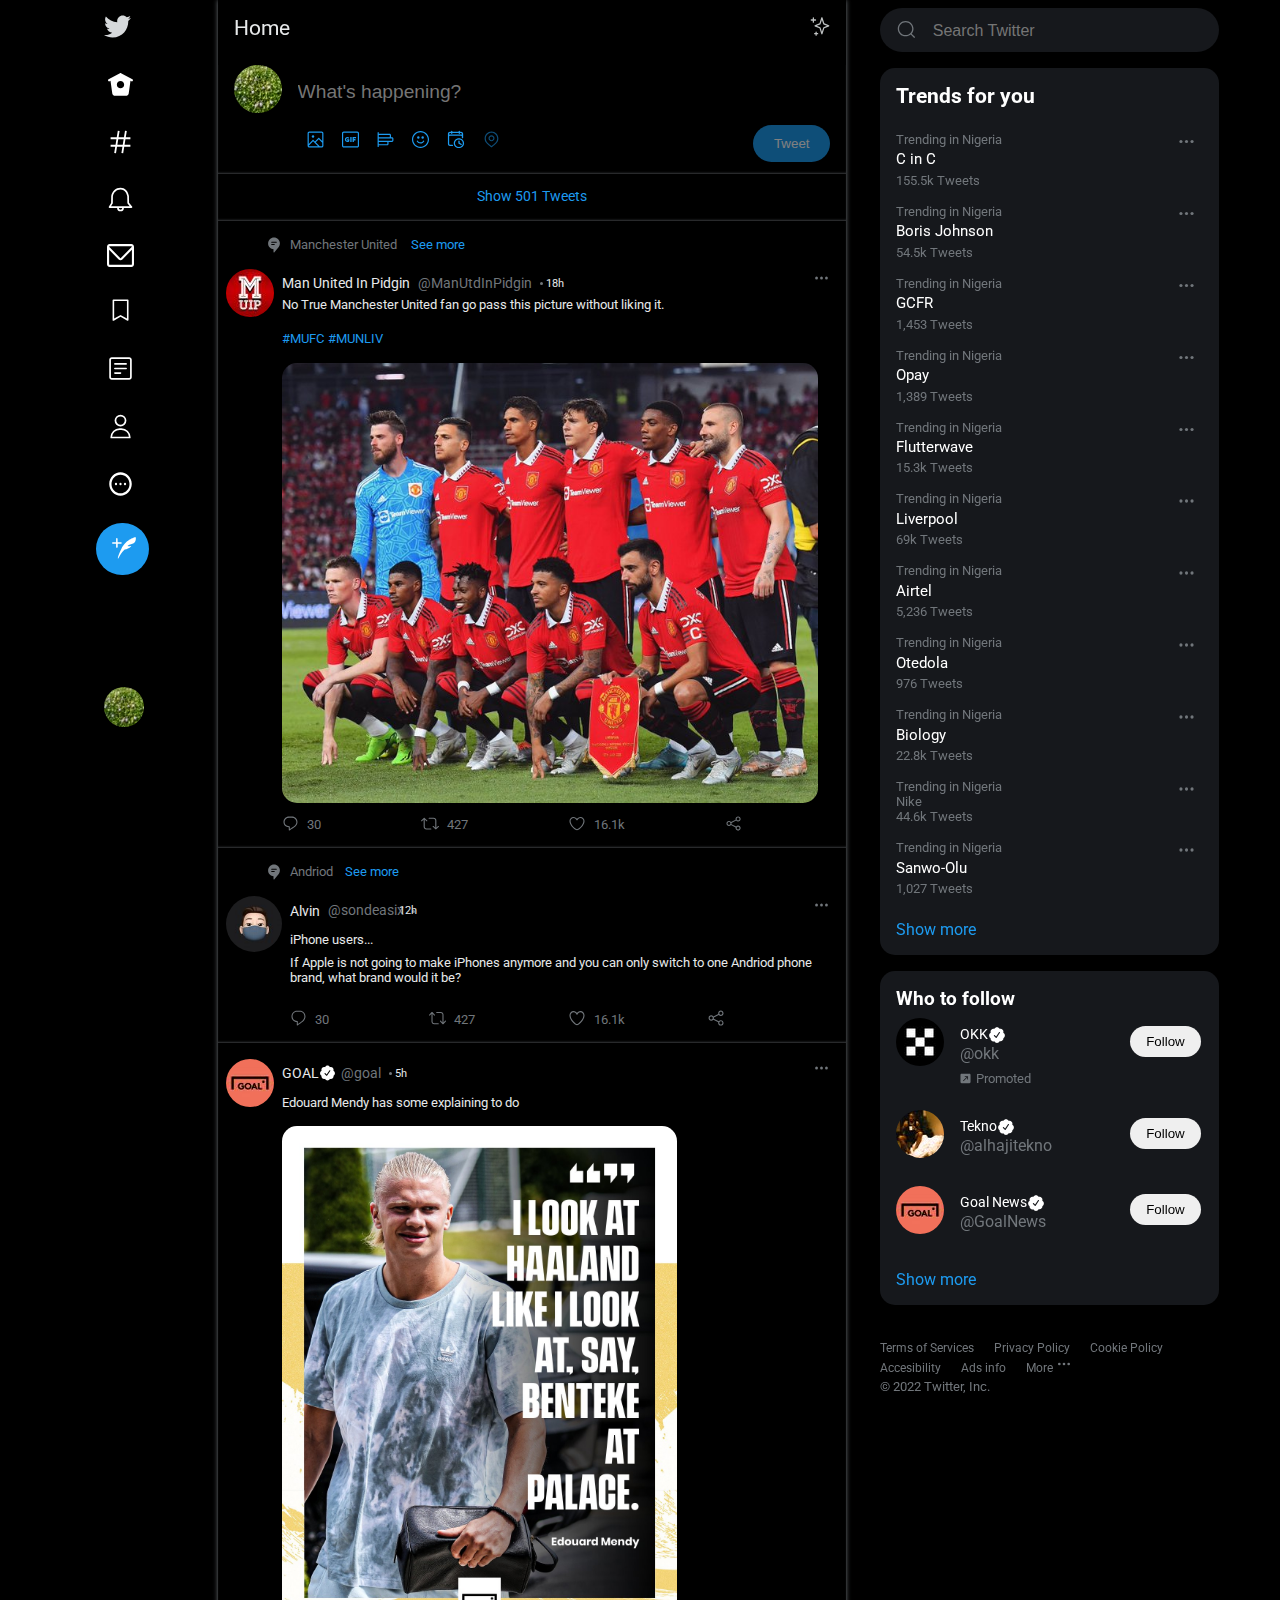
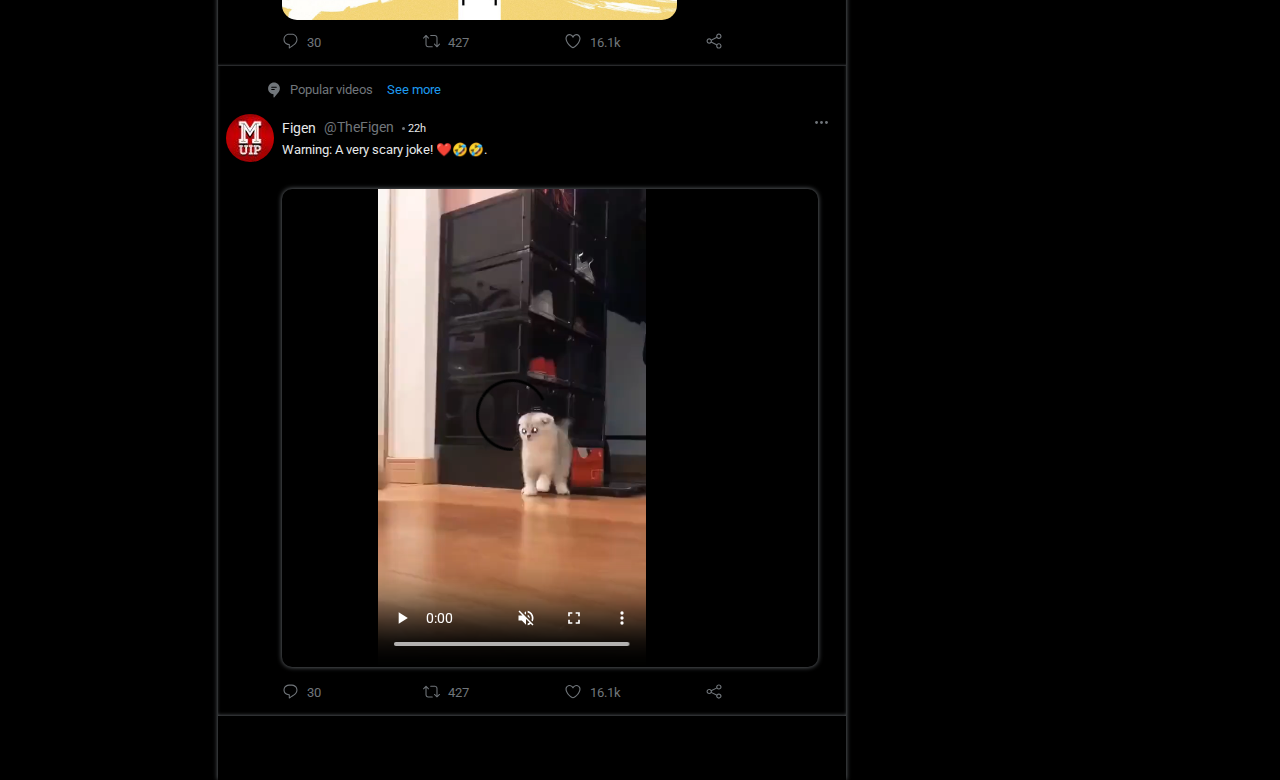
<file: index.html>
<!DOCTYPE html>
<html lang="en">
<head>
    <meta charset="UTF-8">
    <meta http-equiv="X-UA-Compatible" content="IE=edge">
    <meta name="viewport" content="width=device-width, initial-scale=1.0">
    <title>Home / Twitter</title>
    <link rel="stylesheet" href="style.css">
</head>
<body>
    <header></header>
    <main>
        <div class="main-container">
            <div class="icons-container">
                <div class="top-icons">
                    <div class="icon">
                        <a href=""><img src="img/twitter logo.svg" alt="twitter logo"></a>
                    </div>
                
                        <div class="icon">
                            <div class="icon-img">
                                <a href=""><img src="img/home.svg" alt="home icon"></a>
                            </div>
                            <div class="icon-text">
                                <p>Home</p>
                            </div>
                        </div>
                        <div class="hide">Home</div>
                            
                        <div class="icon Search">
                            <div class="icon-img">
                                <img src="img/search2.svg" alt="Explore icon">
                            </div>
                            <div class="icon-text">
                                <p>Search</p>
                            </div>
                        </div>
                        <div class="hide">Explore</div>   
                    
                    <div class="explore icons">
                        <div class="icon-img">
                            <img src="img/hashtag.svg" alt="Explore icon">
                        </div>
                        <div class="icon-text">
                            <p>Explore</p>
                        </div>
                    </div>
                    <div class="hide">Explore</div> 

                        <div class="icon">
                            <div class="icon-img">
                                <img src="img/notification.svg" alt="notification icon">
                            </div>
                            <div class="icon-text">
                                <p>Notification</p>
                            </div>
                        </div>
                        <div class="hide">Notifications</div>
                        <div class="icon">
                            <div class="icon-img">
                                <img src="img/message.svg" alt="message icon">
                            </div>
                            <div class="icon-text">
                                <p>Message</p>
                            </div>
                        </div>
                        <div class="hide">Messages</div>
                        <div class="icons">
                            <div class="icon-img">
                                <img src="img/bookmark.svg" alt="bookmark icon">
                            </div>
                            <div class="icon-text">
                                <p>Bookmarks</p>
                            </div>
                        </div>
                        <div class="hide">Bookmarks</div>
                        <div class="icons">
                            <div class="icon-img">
                                <img src="img/lists.svg" alt="lists icon">
                            </div>
                            <div class="icon-text">
                                <p>Lists</p>
                            </div>
                        </div>
                        <div class="hide">Lists</div>
                        <div class="icon">
                            <div class="icon-img">
                                <img src="img/profile.svg" alt="profile icon">
                            </div>
                            <div class="icon-text">
                                <p>Profile</p>
                            </div>
                        </div>
                        <div class="hide">Profile</div>
                        <div class="icon">
                            <div class="icon-img">
                                <img src="img/more.svg" alt="more icon">
                            </div>
                            <div class="icon-text">
                                <p>More</p>
                            </div>
                        </div>
                        <div class="hide">More</div>
                        <div class="tweet-button">
                            <a href=""><button>Tweet</button></a>
                        </div>
                        <div class="tweet">
                            <img src="img/tweet.svg" alt="">
                        </div>
    
                </div>
        
                    <div class="jo-div">
                        <div class="jo-img">
                            <img src="img/asset 0.jpeg" alt="Profile picture">
                        </div>
                        <div class="jo-content">
                            <p>Jo_Na_Than</p>
                            <p>@JonathanOnyedi3</p>
                        </div>
                        <div class="jo-icon">
                            <img src="img/three dots.svg" alt="">
                        </div>
                    </div>
            </div>
            


            <div class="content-container">
                <nav>
                    <a href="">Home</a>
                    <a href="" id="home-icon"><img src="img/starplus.svg" alt=""></a>
                </nav>
                <nav class="nav2">
                    <div>
                        <img src="img/asset 0.jpeg" alt="Profile picture">
                        <a href="">Home</a>
                    </div>
                    <a href="" id="home-icon"><img src="img/starplus.svg" alt=""></a>
                </nav>

                <div class="happening-content">
                    <div class="happening-content-1">
                        <div class="happening-img">
                            <img src="img/asset 0.jpeg" alt="Profile picture">
                        </div>
                        <div>
                            <input type="text" placeholder="What's happening?">
                        </div>
                    </div>
                    <div class="happening-content-2">
                        <div class="gifs">
                            <div class="gifs-con">
                                <img src="img/happening-1.svg" alt="">
                                <p class="gifs-hide">Media</p>
                            </div>
                            <div class="gifs-con">
                                <img src="img/happening-2.svg" alt="">
                                <p class="gifs-hide">GIF</p>
                            </div>
                            <div class="gifs-con">
                                <img src="img/happening-3.svg" alt="">
                                <p class="gifs-hide">Poll</p>
                            </div>
                            <div class="gifs-con">
                                <img src="img/happening-4.svg" alt="">
                                <p class="gifs-hide">Emoji</p>
                            </div>
                            <div class="gifs-con">
                                <img src="img/happening-5.svg" alt="">
                                <p class="gifs-hide">Schedule</p>
                            </div>
                            <div class="gifs-con1">
                                <img src="img/happening-6.svg" alt="" class="happening-6-img">
                            </div>

                        </div>
                        <div>
                            <a href=""><button>Tweet</button></a>
                        </div>
                    </div>
                </div>
                <div class="show">
                    <a href="">Show 501 Tweets</a>
                </div>

                <div class="first-post posts">
                    <div class="top-post">
                        <img src="img/post-top.svg" alt="">
                        <p>Manchester United</p>
                        <div class="dot">
                            <img src="img/dot.svg" alt="">
                            <a href="">See more</a>
                        </div>
                    </div>
                    <div class="middle-post">
                        <div class="middle-post-1"><img src="img/manchester-logo.jpg" alt=""></div>
                        <div class="middle-post-2">
                            <div class="middle-post-2-first">
                                <div class="middle-post-2-1">
                                <p>Man United In Pidgin</p>
                                <a href="">@ManUtdInPidgin</a>
                                <div class="dot">
                                    <img src="img/dot.svg" alt="">
                                    <p>18h</p>
                                </div>
                                </div>
                                <div class="posts-icon">
                                    <a href=""><img src="img/trends-three dots.svg" alt=""></a>
                                    <p class="posts-hide">More</p>
                                </div>
                            </div>
                            <div class="middle-post-2-second">
                                <p>No True Manchester United fan go pass this picture without liking it.</p>
                                <a href="">#MUFC</a>
                                <a href="">#MUNLIV</a>
                            </div>
                            <div class="middle-post-2-third">
                                <img src="img/manchester united.jfif" alt="">
                            </div>
                            <div class="middle-post-2-fourth">
                                <div>  
                                <div class="middle-icon-con1 mid-icons">
                                    <img src="img/post-reply.svg" alt="">
                                    <p>30</p>
                                </div>
                                <p class="react-hide">Reply</p>
                                </div>

                                <div>
                                    <div class="middle-icon-con2 mid-icons">
                                        <img src="img/post-retweet.svg" alt="">
                                        <p>427</p>
                                    </div>
                                    <p class="react-hide">Retweet</p>
                                </div>
                                <div>
                                    <div class="middle-icon-con3 mid-icons">
                                        <img src="img/post-like.svg" alt="">
                                        <p>16.1k</p>
                                    </div>
                                    <p class="react-hide">Like</p>
                                </div>
                                <div>
                                    <div class="middle-icon-con4 mid-icons">
                                        <img src="img/share.svg" alt="">
                                    </div>
                                    <p class="react-hide">Share</p>
                                </div>

                            </div>
                        </div>
                    </div>
                </div>

                <div class="second-post posts">
                    <div class="top-post">
                        <img src="img/post-top.svg" alt="">
                        <p>Andriod</p>
                        <div class="dot">
                            <img src="img/dot.svg" alt="">
                            <a href="">See more</a>
                        </div>
                    </div>
                    <div class="middle-post">
                        <div class="middle-post-1"><img src="img/Alvin.jpeg" alt=""></div>
                        <div class="middle-post-2">
                            <div class="middle-post-2-first">
                                <div class="middle-post-2-1">
                                    <p>Alvin</p>
                                    <a href="">@sondeasix</a>
                                    <div class="dot">
                                        <img src="img/dot.svg" alt="">
                                        <p>12h</p>
                                    </div>
                                    </div>
                                    <div class="posts-icon">
                                        <a href=""><img src="img/trends-three dots.svg" alt=""></a>
                                        <p class="posts-hide">More</p>
                                    </div>
                            </div>
                            <div class="middle-post-2-second">
                                <p>iPhone users...</p>
                                <p>If Apple is not going to make iPhones anymore and you can only switch to one Andriod phone brand, what brand would it be?</p>
                            </div>
                          
                            <div class="middle-post-2-fourth">
                                <div class="middle-icon-con1 mid-icons">
                                    <img src="img/post-reply.svg" alt="">
                                    <p>30</p>
                                </div>
                                <div class="middle-icon-con2 mid-icons">
                                    <img src="img/post-retweet.svg" alt="">
                                    <p>427</p>
                                </div>
                                <div class="middle-icon-con3 mid-icons">
                                    <img src="img/post-like.svg" alt="">
                                    <p>16.1k</p>
                                </div>
                                <div class="middle-icon-con4 mid-icons">
                                    <img src="img/share.svg" alt="">
                                </div>
                            </div>
                        </div>
                    </div>
                </div>
                
                <div class="third-post posts">
                
                    <div class="middle-post">
                        <div class="middle-post-1"><img src="img/goalnews.jpg" alt=""></div>
                        <div class="middle-post-2">
                            <div class="middle-post-2-first">
                                <div class="middle-post-2-1">
                                <div class="goal">
                                    <p>GOAL</p>
                                    <img src="img/verified.svg" alt="">
                                </div>
                                <a href="">@goal</a>
                                <div class="dot">
                                    <img src="img/dot.svg" alt="">
                                    <p>5h</p>
                                </div>
                                </div>
                                <div class="posts-icon">
                                    <a href=""><img src="img/trends-three dots.svg" alt=""></a>
                                    <p class="posts-hide">More</p>
                                </div>
                            </div>
                            <div class="middle-post-2-second">
                                <p>Edouard Mendy has some explaining to do</p>
                             
                            </div>
                            <div class="middle-post-2-third">
                                <img src="img/haaland.jpeg" alt="">
                            </div>
                            <div class="middle-post-2-fourth">
                                <div class="middle-icon-con1 mid-icons">
                                    <img src="img/post-reply.svg" alt="">
                                    <p>30</p>
                                </div>
                                <div class="middle-icon-con2 mid-icons">
                                    <img src="img/post-retweet.svg" alt="">
                                    <p>427</p>
                                </div>
                                <div class="middle-icon-con3 mid-icons">
                                    <img src="img/post-like.svg" alt="">
                                    <p>16.1k</p>
                                </div>
                                <div class="middle-icon-con4 mid-icons">
                                    <img src="img/share.svg" alt="">
                                </div>
                            </div>
                        </div>
                    </div>
                </div>

                <div class="fourth-post posts">
                    <div class="top-post">
                        <img src="img/post-top.svg" alt="">
                        <p>Popular videos</p>
                        <div class="dot">
                            <img src="img/dot.svg" alt="">
                            <a href="">See more</a>
                        </div>
                    </div>
                    <div class="middle-post">
                        <div class="middle-post-1"><img src="img/manchester-logo.jpg" alt=""></div>
                        <div class="middle-post-2">
                            <div class="middle-post-2-first">
                                <div class="middle-post-2-1">
                                <p>Figen</p>
                                <a href="">@TheFigen</a>
                                <div class="dot">
                                    <img src="img/dot.svg" alt="">
                                    <p>22h</p>
                                </div>
                                </div>
                                <div class="middle-post-2-2">
                                    <div class="posts-icon">
                                        <a href=""><img src="img/trends-three dots.svg" alt=""></a>
                                        <p class="posts-hide">More</p>
                                    </div>
                                </div>
                            </div>
                            <div class="middle-post-2-second">
                                <p>Warning: A very scary joke! ❤️🤣🤣.</p>
                              
                            </div>
                            <div class="middle-post-2-third">
                                <video src="video/kid video.mp4" autoplay muted loop controls></video>
                            </div>
                            <div class="middle-post-2-fourth">
                                <div class="middle-icon-con1 mid-icons">
                                    <img src="img/post-reply.svg" alt="">
                                    <p>30</p>
                                    <p class="react-hide">Emoji</p>
                                </div>
                                <div class="middle-icon-con2 mid-icons">
                                    <img src="img/post-retweet.svg" alt="">
                                    <p>427</p>
                                </div>
                                <div class="middle-icon-con3 mid-icons">
                                    <img src="img/post-like.svg" alt="">
                                    <p>16.1k</p>
                                </div>
                                <div class="middle-icon-con4 mid-icons">
                                    <img src="img/share.svg" alt="">
                                </div>
                            </div>
                        </div>
                    </div>
                </div>


            </div>

            <div class="nav-down">
                <img src="img/home.svg" alt="">
                <img src="img/search2.svg" alt="">
                <img src="img/notification.svg" alt="">
                <img src="img/message.svg" alt="">
            </div>
            <div class="tweet2">
                <img src="img/tweet.svg" alt="">
            </div>


            <div class="third-container">
                <div class="search">
                    <img src="img/search-main.svg" alt="">
                    <input type="text" placeholder="Search Twitter" class="search-input">
                </div>
                <div class="trend-container">
                    <h3>Trends for you</h3>
                    <div class="trends">
                        <div class="trends-content">
                           <a href="">
                            <p>Trending in Nigeria</p>
                            <p class="pi">C in C</p>
                            <p>155.5k Tweets</p>
                           </a>
                        </div>
                        <div class="trends-icon">
                            <a href=""><img src="img/trends-three dots.svg" alt=""></a>
                            <!-- <a href=""><img src="img/trends-three dots-hover.svg" alt="" class="sec-img"></a> -->
                            <p class="trends-hide">More</p>
                        </div>
                    </div>
                    <div class="trends">
                        <div class="trends-content">
                            <a href="">
                                <p>Trending in Nigeria</p>
                                <p class="pi">Boris Johnson</p>
                                <p>54.5k Tweets</p>
                            </a>
                        </div>
                        <div class="trends-icon">
                            <a href=""><img src="img/trends-three dots.svg" alt=""></a>
                            <p class="trends-hide">More</p>
                        </div>
                    </div>
                    <div class="trends">
                        <div class="trends-content">
                            <a href="">
                            <p>Trending in Nigeria</p>
                            <p class="pi">GCFR</p>
                            <p>1,453 Tweets</p>
                            </a>
                        </div>
                        <div class="trends-icon">
                            <a href=""><img src="img/trends-three dots.svg" alt=""></a>
                            <p class="trends-hide">More</p>
                        </div>
                    </div>
                    <div class="trends">
                        <div class="trends-content">
                           <a href="">
                            <p>Trending in Nigeria</p>
                            <p class="pi">Opay</p>
                            <p>1,389 Tweets</p>
                           </a>
                        </div>
                        <div class="trends-icon">
                            <a href=""><img src="img/trends-three dots.svg" alt=""></a>
                            <p class="trends-hide">More</p>
                        </div>
                    </div>
                    <div class="trends">
                        <div class="trends-content">
                           <a href="">
                            <p>Trending in Nigeria</p>
                            <p class="pi">Flutterwave</p>
                            <p>15.3k Tweets</p>
                           </a>
                        </div>
                        <div class="trends-icon">
                            <a href=""><img src="img/trends-three dots.svg" alt=""></a>
                            <p class="trends-hide">More</p>
                        </div>
                    </div>
                    <div class="trends">
                        <div class="trends-content">
                           <a href="">
                            <p>Trending in Nigeria</p>
                            <p class="pi">Liverpool</p>
                            <p>69k Tweets</p>
                           </a>
                        </div>
                        <div class="trends-icon">
                            <a href=""><img src="img/trends-three dots.svg" alt=""></a>
                            <p class="trends-hide">More</p>
                        </div>
                    </div>
                    <div class="trends">
                        <div class="trends-content">
                           <a href="">
                            <p>Trending in Nigeria</p>
                            <p class="pi">Airtel</p>
                            <p>5,236 Tweets</p>
                           </a>
                        </div>
                        <div class="trends-icon">
                            <a href=""><img src="img/trends-three dots.svg" alt=""></a>
                            <p class="trends-hide">More</p>
                        </div>
                    </div>
                    <div class="trends">
                        <div class="trends-content">
                           <a href="">
                            <p>Trending in Nigeria</p>
                            <p class="pi">Otedola</p>
                            <p>976 Tweets</p>
                           </a>
                        </div>
                        <div class="trends-icon">
                            <a href=""><img src="img/trends-three dots.svg" alt=""></a>
                            <p class="trends-hide">More</p>
                        </div>
                    </div>
                    <div class="trends">
                        <div class="trends-content">
                            <a href="">
                            <p>Trending in Nigeria</p>
                            <p class="pi">Biology</p>
                            <p>22.8k Tweets</p>
                            </a>
                        </div>
                        <div class="trends-icon">
                            <a href=""><img src="img/trends-three dots.svg" alt=""></a>
                            <p class="trends-hide">More</p>
                        </div>
                    </div>
                    <div class="trends">
                        <div class="trends-content">
                           <a href="">
                            <p>Trending in Nigeria</p>
                            <p >Nike</p>
                            <p>44.6k Tweets</p>
                           </a>
                        </div>
                        <div class="trends-icon">
                           <a href=""> <img src="img/trends-three dots.svg" alt=""></a>
                           <p class="trends-hide">More</p>
                        </div>
                    </div>
                    <div class="trends">
                        <div class="trends-content">
                           <a href="">
                            <p>Trending in Nigeria</p>
                            <p class="pi">Sanwo-Olu</p>
                            <p>1,027 Tweets</p>
                           </a>
                        </div>
                        <div class="trends-icon">
                            <a href=""><img src="img/trends-three dots.svg" alt=""></a>
                            <p class="trends-hide">More</p>
                        </div>
                    </div>
                    <div class="trends-show"><a href="">Show more</a></div>
                    
                </div>
                <div class="who-container">
                    <h3>Who to follow</h3>
                    <div class="who">
                        <div class="who-con-img">
                            <div class="who-image">
                                <img src="img/asset 1.jpeg" alt="">
                            </div>
                            <div class="who-content">
                                <div class="who-content-1">
                                    <p>OKK</p>
                                    <img src="img/verified.svg" alt="">
                                </div>
                                <div class="who-content-2">@okk</div>
                                <div class="who-content-3">
                                    <img src="img/promoted.svg" alt="">
                                    <p>Promoted</p>
                                </div>
                            </div>
                        </div>
                        <div class="who-follow"><a href=""><button>Follow</button></a></div>
                    </div>
                    
                    <div class="who">
                        <div class="who-con-img">
                            <div class="who-image">
                                <img src="img/tekno.jpg" alt="">
                            </div>
                            <div class="who-content">
                                <div class="who-content-1">
                                    <p>Tekno</p>
                                    <img src="img/verified.svg" alt="">
                                </div>
                                <div class="who-content-2">@alhajitekno</div>
                            </div>
                        </div>
                        <div class="who-follow"><a href=""><button>Follow</button></a></div>
                    </div>

                    <div class="who">
                        <div class="who-con-img">
                            <div class="who-image">
                                <img src="img/goalnews.jpg" alt="">
                            </div>
                            <div class="who-content">
                                <div class="who-content-1">
                                    <p>Goal News</p>
                                    <img src="img/verified.svg" alt="">
                                </div>
                                <div class="who-content-2">@GoalNews</div>
                            </div>
                        </div>
                        <div class="who-follow"><a href=""><button>Follow</button></a></div>

                    </div>
                    <div class="who-show"><a href="">Show more</a></div>

                </div>
                <div class="terms">
                    <a href="">Terms of Services</a>
                    <a href="">Privacy Policy</a>
                    <a href="">Cookie Policy</a>
                    <a href="">Accesibility</a>
                    <a href="">Ads info</a>
                    <a href="">
                        More
                        <img src="img/trends-three dots.svg" alt="">
                    </a>
                    <p>&copy; 2022 Twitter, Inc.</p>
                </div>
            </div>

        </div>
    </main>
    <footer></footer>
</body>
</html>
</file>
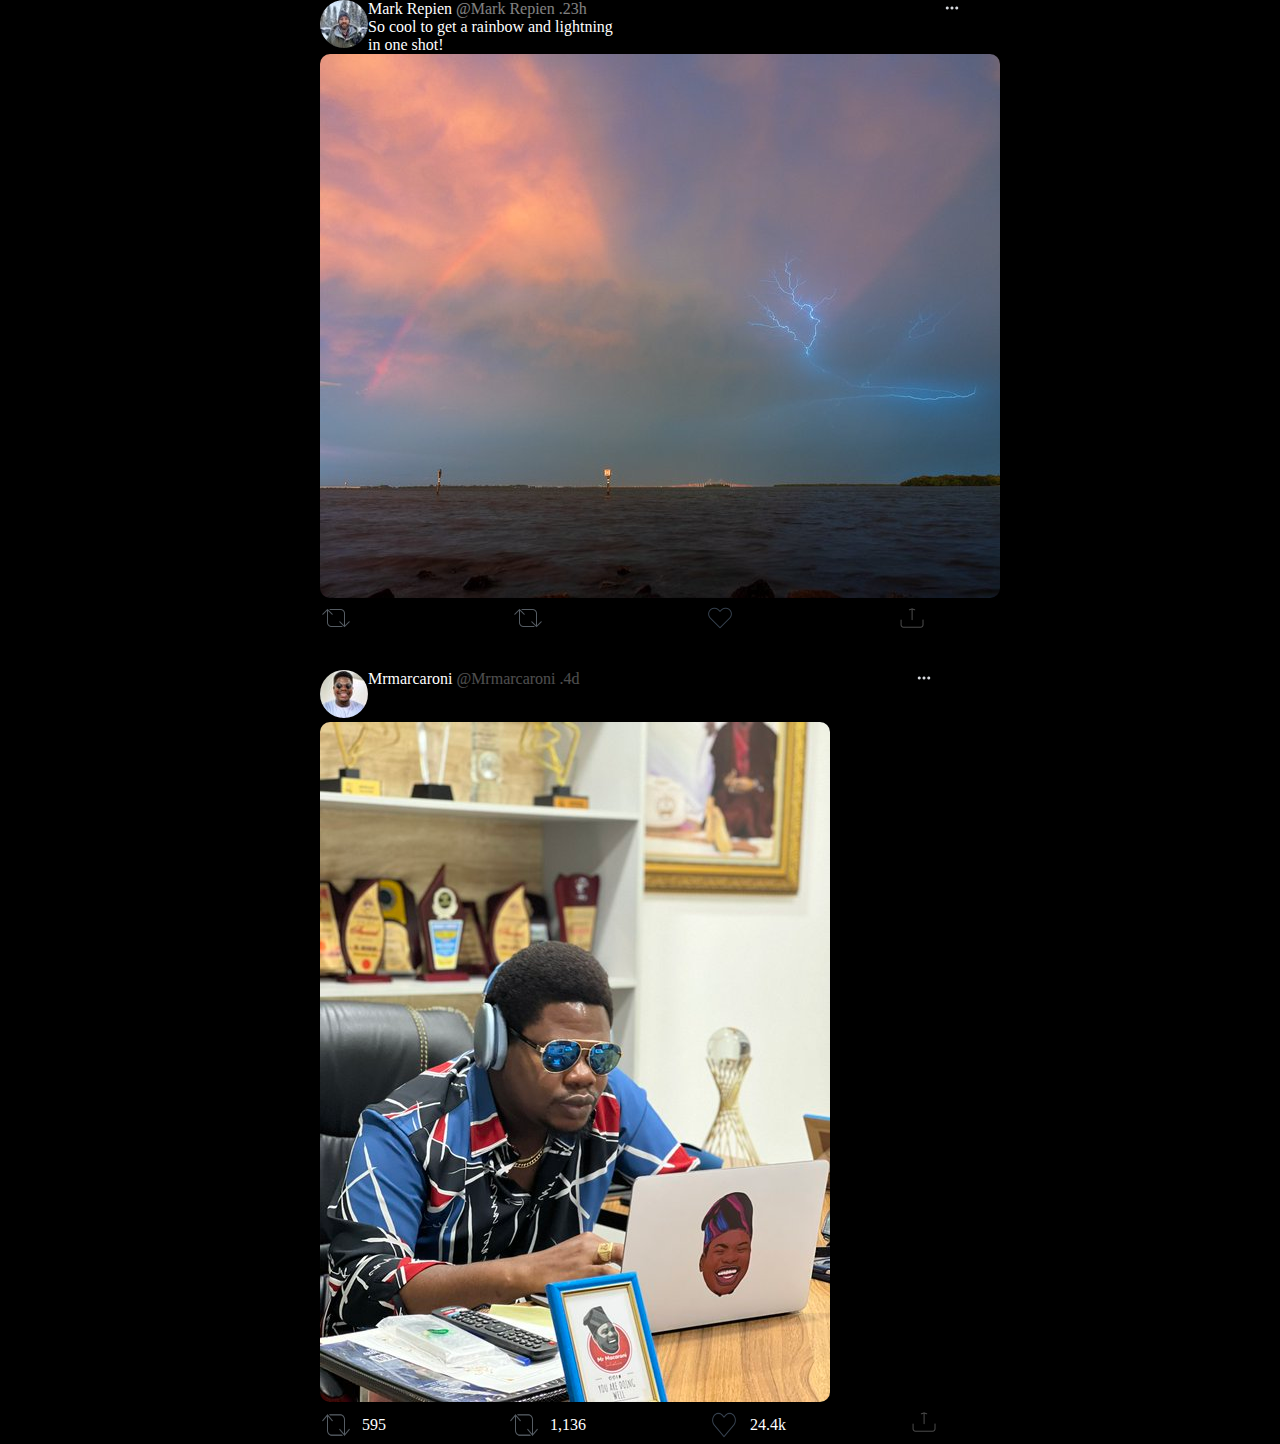
<file: tablet.html>
<!DOCTYPE html>
<html lang="en">
<head>
    <meta charset="UTF-8">
    <meta http-equiv="X-UA-Compatible" content="IE=edge">
    <meta name="viewport" content="width=device-width, initial-scale=1.0">
    <title>Twitter home page</title>
    <link rel="stylesheet" href="./tablet.css">
</head>
<body>
    <div class="post">
      <div class="post1">
        <div class="post3">
          <img src="./twitter img/asset 1.jpeg" alt=""></div>
        <div><p>Mark Repien <span class="span1">@Mark Repien .23h</span> </p>
          <p>So cool to get a rainbow and lightning in one shot!</p></div>
          <div class="post2">
            <img src="./twitter img/23-47-09-__menu_more-27-128.png" alt="">
          </div>
      </div>
      <div class="postb">
        <img src="./twitter img/asset 2.jpeg" alt="">
      </div>
      <div class="postc">
        <div class="postc1"><img src="./twitter img/23-36-45-retweet-arrow-interface-256.png" alt=""></div>
        <div class="postc2"><img src="./twitter img/23-36-45-retweet-arrow-interface-256.png" alt=""></div>
        <div class="postc3"><img src="./twitter img/12-22-50-heart_favorite_like_love-256.png" alt=""></div>
        <div class="postc4"><img src="./twitter img/00-01-22-export_file_out_share-256.png" alt=""></div>
    </div>
    </div>
    

   <div class="tabletb">
    <div class="tableta">
      <div class="tablet1">
        <div class="tablet3">
          <div><img src="./twitter img/asset 5.jpeg" alt=""></div>
      </div>
      <div class="tablet2">
        <p>Mrmarcaroni <span class="span2"> @Mrmarcaroni .4d</span></p>
        <img src="./twitter img/23-47-09-__menu_more-27-128.png" alt="">
      </div>
    </div>
    <div class="tablet4">
      <img src="./twitter img/asset 6.jpeg" alt="">
    </div>
    <div class="tablet5">
      <div class="tablet4a"><img src="./twitter img/23-36-45-retweet-arrow-interface-256.png" alt=""><p>595</p></div>
      <div class="tablet4b"><img src="./twitter img/23-36-45-retweet-arrow-interface-256.png" alt=""><p>1,136</p></div>
      <div class="tablet4c"><img src="./twitter img/12-22-50-heart_favorite_like_love-256.png" alt=""><p>24.4k</p></div>
      <div class="tablet4d"><img src="./twitter img/00-01-22-export_file_out_share-256.png" alt=""></div>
    </div>
   </div>
      
</body>
</html>
</file>
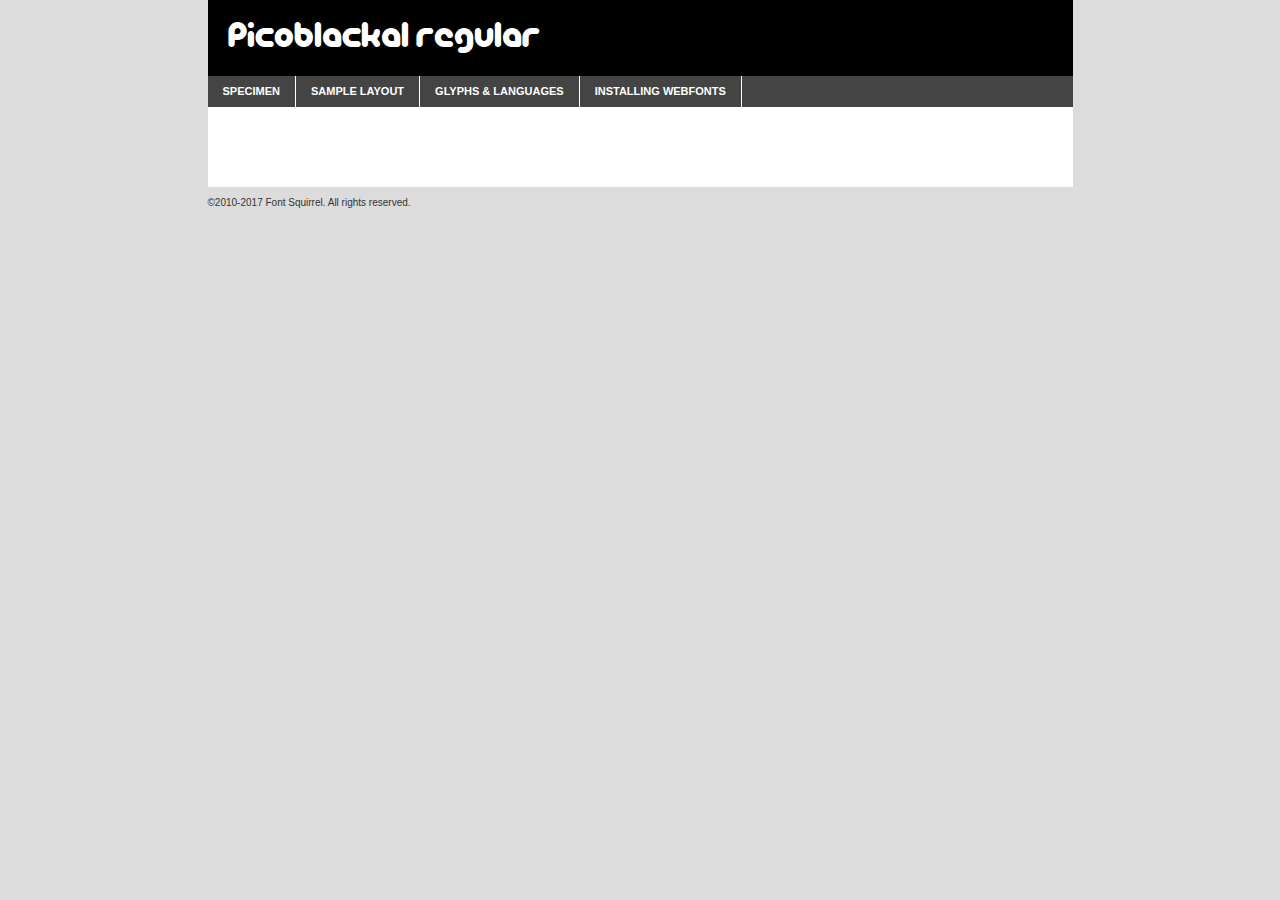
<file: webfontkit-20220708-123852/picobla_-demo.html>
<!DOCTYPE html PUBLIC "-//W3C//DTD XHTML 1.0 Transitional//EN"
	"http://www.w3.org/TR/xhtml1/DTD/xhtml1-transitional.dtd">

<html xmlns="http://www.w3.org/1999/xhtml" xml:lang="en" lang="en">
<head>
	<meta http-equiv="Content-Type" content="text/html; charset=utf-8" />
	<script src="http://ajax.googleapis.com/ajax/libs/jquery/1.7.2/jquery.min.js" type="text/javascript" charset="utf-8"></script>
	<script type="text/javascript">
	(function($){$.fn.easyTabs=function(option){var param=jQuery.extend({fadeSpeed:"fast",defaultContent:1,activeClass:'active'},option);$(this).each(function(){var thisId="#"+this.id;if(param.defaultContent==''){param.defaultContent=1;}
	if(typeof param.defaultContent=="number")
	{var defaultTab=$(thisId+" .tabs li:eq("+(param.defaultContent-1)+") a").attr('href').substr(1);}else{var defaultTab=param.defaultContent;}
	$(thisId+" .tabs li a").each(function(){var tabToHide=$(this).attr('href').substr(1);$("#"+tabToHide).addClass('easytabs-tab-content');});hideAll();changeContent(defaultTab);function hideAll(){$(thisId+" .easytabs-tab-content").hide();}
	function changeContent(tabId){hideAll();$(thisId+" .tabs li").removeClass(param.activeClass);$(thisId+" .tabs li a[href=#"+tabId+"]").closest('li').addClass(param.activeClass);if(param.fadeSpeed!="none")
	{$(thisId+" #"+tabId).fadeIn(param.fadeSpeed);}else{$(thisId+" #"+tabId).show();}}
	$(thisId+" .tabs li").click(function(){var tabId=$(this).find('a').attr('href').substr(1);changeContent(tabId);return false;});});}})(jQuery);
	</script>
	<link rel="stylesheet" href="specimen_files/specimen_stylesheet.css" type="text/css" charset="utf-8" />
	<link rel="stylesheet" href="stylesheet.css" type="text/css" charset="utf-8" />

	<style type="text/css">
					body{
				font-family: 'picoblackalregular';
							}
		</style>

	<title>PicoBlackAl Regular Specimen</title>
	
	
	<script type="text/javascript" charset="utf-8">
		$(document).ready(function() {
			$('#container').easyTabs({defaultContent:1});
		});
	</script>
</head>

<body>
<div id="container">
	<div id="header">
		PicoBlackAl Regular	</div>
	<ul class="tabs">
		<li><a href="#specimen">Specimen</a></li>
		<li><a href="#layout">Sample Layout</a></li>
				<li><a href="#glyphs">Glyphs &amp; Languages</a></li>
		<li><a href="#installing">Installing Webfonts</a></li>
		
	</ul>
	
	<div id="main_content">

		
			<div id="specimen">
		
				<div class="section">
					<div class="grid12 firstcol">
						<div class="huge">AaBb</div>
					</div>
				</div>
		
				<div class="section">
					<div class="glyph_range">A&#x200B;B&#x200b;C&#x200b;D&#x200b;E&#x200b;F&#x200b;G&#x200b;H&#x200b;I&#x200b;J&#x200b;K&#x200b;L&#x200b;M&#x200b;N&#x200b;O&#x200b;P&#x200b;Q&#x200b;R&#x200b;S&#x200b;T&#x200b;U&#x200b;V&#x200b;W&#x200b;X&#x200b;Y&#x200b;Z&#x200b;a&#x200b;b&#x200b;c&#x200b;d&#x200b;e&#x200b;f&#x200b;g&#x200b;h&#x200b;i&#x200b;j&#x200b;k&#x200b;l&#x200b;m&#x200b;n&#x200b;o&#x200b;p&#x200b;q&#x200b;r&#x200b;s&#x200b;t&#x200b;u&#x200b;v&#x200b;w&#x200b;x&#x200b;y&#x200b;z&#x200b;1&#x200b;2&#x200b;3&#x200b;4&#x200b;5&#x200b;6&#x200b;7&#x200b;8&#x200b;9&#x200b;0&#x200b;&amp;&#x200b;.&#x200b;,&#x200b;?&#x200b;!&#x200b;&#64;&#x200b;(&#x200b;)&#x200b;#&#x200b;$&#x200b;%&#x200b;*&#x200b;+&#x200b;-&#x200b;=&#x200b;:&#x200b;;</div>
				</div>
				<div class="section">
					<div class="grid12 firstcol">
						<table class="sample_table">
							<tr><td>10</td><td class="size10">abcdefghijklmnopqrstuvwxyzABCDEFGHIJKLMNOPQRSTUVWXYZ0123456789abcdefghijklmnopqrstuvwxyzABCDEFGHIJKLMNOPQRSTUVWXYZ0123456789abcdefghijklmnopqrstuvwxyzABCDEFGHIJKLMNOPQRSTUVWXYZ</td></tr>
							<tr><td>11</td><td class="size11">abcdefghijklmnopqrstuvwxyzABCDEFGHIJKLMNOPQRSTUVWXYZ0123456789abcdefghijklmnopqrstuvwxyzABCDEFGHIJKLMNOPQRSTUVWXYZ0123456789abcdefghijklmnopqrstuvwxyzABCDEFGHIJKLMNOPQRSTUVWXYZ</td></tr>
							<tr><td>12</td><td class="size12">abcdefghijklmnopqrstuvwxyzABCDEFGHIJKLMNOPQRSTUVWXYZ0123456789abcdefghijklmnopqrstuvwxyzABCDEFGHIJKLMNOPQRSTUVWXYZ0123456789abcdefghijklmnopqrstuvwxyzABCDEFGHIJKLMNOPQRSTUVWXYZ</td></tr>
							<tr><td>13</td><td class="size13">abcdefghijklmnopqrstuvwxyzABCDEFGHIJKLMNOPQRSTUVWXYZ0123456789abcdefghijklmnopqrstuvwxyzABCDEFGHIJKLMNOPQRSTUVWXYZ0123456789abcdefghijklmnopqrstuvwxyzABCDEFGHIJKLMNOPQRSTUVWXYZ</td></tr>
							<tr><td>14</td><td class="size14">abcdefghijklmnopqrstuvwxyzABCDEFGHIJKLMNOPQRSTUVWXYZ0123456789abcdefghijklmnopqrstuvwxyzABCDEFGHIJKLMNOPQRSTUVWXYZ0123456789abcdefghijklmnopqrstuvwxyzABCDEFGHIJKLMNOPQRSTUVWXYZ</td></tr>
							<tr><td>16</td><td class="size16">abcdefghijklmnopqrstuvwxyzABCDEFGHIJKLMNOPQRSTUVWXYZ0123456789abcdefghijklmnopqrstuvwxyzABCDEFGHIJKLMNOPQRSTUVWXYZ</td></tr>
							<tr><td>18</td><td class="size18">abcdefghijklmnopqrstuvwxyzABCDEFGHIJKLMNOPQRSTUVWXYZ0123456789abcdefghijklmnopqrstuvwxyzABCDEFGHIJKLMNOPQRSTUVWXYZ</td></tr>
							<tr><td>20</td><td class="size20">abcdefghijklmnopqrstuvwxyzABCDEFGHIJKLMNOPQRSTUVWXYZ0123456789abcdefghijklmnopqrstuvwxyzABCDEFGHIJKLMNOPQRSTUVWXYZ</td></tr>
							<tr><td>24</td><td class="size24">abcdefghijklmnopqrstuvwxyzABCDEFGHIJKLMNOPQRSTUVWXYZ0123456789abcdefghijklmnopqrstuvwxyzABCDEFGHIJKLMNOPQRSTUVWXYZ</td></tr>
							<tr><td>30</td><td class="size30">abcdefghijklmnopqrstuvwxyzABCDEFGHIJKLMNOPQRSTUVWXYZ0123456789abcdefghijklmnopqrstuvwxyzABCDEFGHIJKLMNOPQRSTUVWXYZ</td></tr>
							<tr><td>36</td><td class="size36">abcdefghijklmnopqrstuvwxyzABCDEFGHIJKLMNOPQRSTUVWXYZ0123456789abcdefghijklmnopqrstuvwxyzABCDEFGHIJKLMNOPQRSTUVWXYZ</td></tr>
							<tr><td>48</td><td class="size48">abcdefghijklmnopqrstuvwxyzABCDEFGHIJKLMNOPQRSTUVWXYZ0123456789abcdefghijklmnopqrstuvwxyzABCDEFGHIJKLMNOPQRSTUVWXYZ</td></tr>
							<tr><td>60</td><td class="size60">abcdefghijklmnopqrstuvwxyzABCDEFGHIJKLMNOPQRSTUVWXYZ0123456789abcdefghijklmnopqrstuvwxyzABCDEFGHIJKLMNOPQRSTUVWXYZ</td></tr>
							<tr><td>72</td><td class="size72">abcdefghijklmnopqrstuvwxyzABCDEFGHIJKLMNOPQRSTUVWXYZ0123456789abcdefghijklmnopqrstuvwxyzABCDEFGHIJKLMNOPQRSTUVWXYZ</td></tr>
							<tr><td>90</td><td class="size90">abcdefghijklmnopqrstuvwxyzABCDEFGHIJKLMNOPQRSTUVWXYZ0123456789abcdefghijklmnopqrstuvwxyzABCDEFGHIJKLMNOPQRSTUVWXYZ</td></tr>
						</table>
				
					</div>
			
				</div>
		
		
		
								<div class="section" id="bodycomparison">


										<div id="xheight">
				<div class="fontbody">&#x25FC;&#x25FC;&#x25FC;&#x25FC;&#x25FC;&#x25FC;&#x25FC;&#x25FC;&#x25FC;&#x25FC;&#x25FC;&#x25FC;&#x25FC;&#x25FC;&#x25FC;&#x25FC;&#x25FC;&#x25FC;&#x25FC;&#x25FC;&#x25FC;&#x25FC;&#x25FC;&#x25FC;&#x25FC;&#x25FC;&#x25FC;&#x25FC;&#x25FC;&#x25FC;&#x25FC;&#x25FC;&#x25FC;&#x25FC;&#x25FC;&#x25FC;&#x25FC;&#x25FC;&#x25FC;&#x25FC;&#x25FC;&#x25FC;&#x25FC;&#x25FC;&#x25FC;&#x25FC;&#x25FC;&#x25FC;&#x25FC;&#x25FC;&#x25FC;&#x25FC;&#x25FC;&#x25FC;&#x25FC;&#x25FC;&#x25FC;&#x25FC;&#x25FC;&#x25FC;&#x25FC;&#x25FC;&#x25FC;&#x25FC;&#x25FC;&#x25FC;&#x25FC;&#x25FC;&#x25FC;&#x25FC;&#x25FC;&#x25FC;&#x25FC;&#x25FC;&#x25FC;&#x25FC;&#x25FC;&#x25FC;&#x25FC;&#x25FC;&#x25FC;&#x25FC;&#x25FC;&#x25FC;&#x25FC;&#x25FC;&#x25FC;&#x25FC;&#x25FC;&#x25FC;&#x25FC;&#x25FC;&#x25FC;&#x25FC;&#x25FC;&#x25FC;&#x25FC;&#x25FC;&#x25FC;body</div><div class="arialbody">body</div><div class="verdanabody">body</div><div class="georgiabody">body</div></div>
										<div class="fontbody" style="z-index:1">
											body<span>PicoBlackAl Regular</span>
										</div>
										<div class="arialbody" style="z-index:1">
											body<span>Arial</span>
										</div>
										<div class="verdanabody" style="z-index:1">
											body<span>Verdana</span>
										</div>
										<div class="georgiabody" style="z-index:1">
											body<span>Georgia</span>
										</div>



								</div>
		
		
				<div class="section psample psample_row1" id="">
					
					<div class="grid2 firstcol">
						<p class="size10"><span>10.</span>Aenean lacinia bibendum nulla sed consectetur. Fusce dapibus, tellus ac cursus commodo, tortor mauris condimentum nibh, ut fermentum massa justo sit amet risus. Nullam id dolor id nibh ultricies vehicula ut id elit. Cum sociis natoque penatibus et magnis dis parturient montes, nascetur ridiculus mus. Nulla vitae elit libero, a pharetra augue.</p>
			
					</div>
					<div class="grid3">
						<p class="size11"><span>11.</span>Aenean lacinia bibendum nulla sed consectetur. Fusce dapibus, tellus ac cursus commodo, tortor mauris condimentum nibh, ut fermentum massa justo sit amet risus. Nullam id dolor id nibh ultricies vehicula ut id elit. Cum sociis natoque penatibus et magnis dis parturient montes, nascetur ridiculus mus. Nulla vitae elit libero, a pharetra augue.</p>
			
					</div>
					<div class="grid3">
						<p class="size12"><span>12.</span>Aenean lacinia bibendum nulla sed consectetur. Fusce dapibus, tellus ac cursus commodo, tortor mauris condimentum nibh, ut fermentum massa justo sit amet risus. Nullam id dolor id nibh ultricies vehicula ut id elit. Cum sociis natoque penatibus et magnis dis parturient montes, nascetur ridiculus mus. Nulla vitae elit libero, a pharetra augue.</p>
			
					</div>
					<div class="grid4">
						<p class="size13"><span>13.</span>Aenean lacinia bibendum nulla sed consectetur. Fusce dapibus, tellus ac cursus commodo, tortor mauris condimentum nibh, ut fermentum massa justo sit amet risus. Nullam id dolor id nibh ultricies vehicula ut id elit. Cum sociis natoque penatibus et magnis dis parturient montes, nascetur ridiculus mus. Nulla vitae elit libero, a pharetra augue.</p>
			
					</div>
					<div class="white_blend"></div>
					
				</div>
				<div class="section psample psample_row2" id="">
					<div class="grid3 firstcol">
						<p class="size14"><span>14.</span>Aenean lacinia bibendum nulla sed consectetur. Fusce dapibus, tellus ac cursus commodo, tortor mauris condimentum nibh, ut fermentum massa justo sit amet risus. Nullam id dolor id nibh ultricies vehicula ut id elit. Cum sociis natoque penatibus et magnis dis parturient montes, nascetur ridiculus mus. Nulla vitae elit libero, a pharetra augue.</p>
			
					</div>
					<div class="grid4">
						<p class="size16"><span>16.</span>Aenean lacinia bibendum nulla sed consectetur. Fusce dapibus, tellus ac cursus commodo, tortor mauris condimentum nibh, ut fermentum massa justo sit amet risus. Nullam id dolor id nibh ultricies vehicula ut id elit. Cum sociis natoque penatibus et magnis dis parturient montes, nascetur ridiculus mus. Nulla vitae elit libero, a pharetra augue.</p>
			
					</div>
					<div class="grid5">
						<p class="size18"><span>18.</span>Aenean lacinia bibendum nulla sed consectetur. Fusce dapibus, tellus ac cursus commodo, tortor mauris condimentum nibh, ut fermentum massa justo sit amet risus. Nullam id dolor id nibh ultricies vehicula ut id elit. Cum sociis natoque penatibus et magnis dis parturient montes, nascetur ridiculus mus. Nulla vitae elit libero, a pharetra augue.</p>
			
					</div>

					<div class="white_blend"></div>

				</div>
				
				<div class="section psample psample_row3" id="">
					<div class="grid5 firstcol">
						<p class="size20"><span>20.</span>Aenean lacinia bibendum nulla sed consectetur. Fusce dapibus, tellus ac cursus commodo, tortor mauris condimentum nibh, ut fermentum massa justo sit amet risus. Nullam id dolor id nibh ultricies vehicula ut id elit. Cum sociis natoque penatibus et magnis dis parturient montes, nascetur ridiculus mus. Nulla vitae elit libero, a pharetra augue.</p>
					</div>
					<div class="grid7">
						<p class="size24"><span>24.</span>Aenean lacinia bibendum nulla sed consectetur. Fusce dapibus, tellus ac cursus commodo, tortor mauris condimentum nibh, ut fermentum massa justo sit amet risus. Nullam id dolor id nibh ultricies vehicula ut id elit. Cum sociis natoque penatibus et magnis dis parturient montes, nascetur ridiculus mus. Nulla vitae elit libero, a pharetra augue.</p>
					</div>
					
					<div class="white_blend"></div>
					
				</div>
				
				<div class="section psample psample_row4" id="">
					<div class="grid12 firstcol">
						<p class="size30"><span>30.</span>Aenean lacinia bibendum nulla sed consectetur. Fusce dapibus, tellus ac cursus commodo, tortor mauris condimentum nibh, ut fermentum massa justo sit amet risus. Nullam id dolor id nibh ultricies vehicula ut id elit. Cum sociis natoque penatibus et magnis dis parturient montes, nascetur ridiculus mus. Nulla vitae elit libero, a pharetra augue.</p>
					</div>
					<div class="white_blend"></div>
					
				</div>
				
				
				
				<div class="section psample psample_row1 fullreverse">
					<div class="grid2 firstcol">
						<p class="size10"><span>10.</span>Aenean lacinia bibendum nulla sed consectetur. Fusce dapibus, tellus ac cursus commodo, tortor mauris condimentum nibh, ut fermentum massa justo sit amet risus. Nullam id dolor id nibh ultricies vehicula ut id elit. Cum sociis natoque penatibus et magnis dis parturient montes, nascetur ridiculus mus. Nulla vitae elit libero, a pharetra augue.</p>
			
					</div>
					<div class="grid3">
						<p class="size11"><span>11.</span>Aenean lacinia bibendum nulla sed consectetur. Fusce dapibus, tellus ac cursus commodo, tortor mauris condimentum nibh, ut fermentum massa justo sit amet risus. Nullam id dolor id nibh ultricies vehicula ut id elit. Cum sociis natoque penatibus et magnis dis parturient montes, nascetur ridiculus mus. Nulla vitae elit libero, a pharetra augue.</p>
			
					</div>
					<div class="grid3">
						<p class="size12"><span>12.</span>Aenean lacinia bibendum nulla sed consectetur. Fusce dapibus, tellus ac cursus commodo, tortor mauris condimentum nibh, ut fermentum massa justo sit amet risus. Nullam id dolor id nibh ultricies vehicula ut id elit. Cum sociis natoque penatibus et magnis dis parturient montes, nascetur ridiculus mus. Nulla vitae elit libero, a pharetra augue.</p>
			
					</div>
					<div class="grid4">
						<p class="size13"><span>13.</span>Aenean lacinia bibendum nulla sed consectetur. Fusce dapibus, tellus ac cursus commodo, tortor mauris condimentum nibh, ut fermentum massa justo sit amet risus. Nullam id dolor id nibh ultricies vehicula ut id elit. Cum sociis natoque penatibus et magnis dis parturient montes, nascetur ridiculus mus. Nulla vitae elit libero, a pharetra augue.</p>
			
					</div>
					<div class="black_blend"></div>
					
				</div>
				
				<div class="section psample psample_row2 fullreverse">
					<div class="grid3 firstcol">
						<p class="size14"><span>14.</span>Aenean lacinia bibendum nulla sed consectetur. Fusce dapibus, tellus ac cursus commodo, tortor mauris condimentum nibh, ut fermentum massa justo sit amet risus. Nullam id dolor id nibh ultricies vehicula ut id elit. Cum sociis natoque penatibus et magnis dis parturient montes, nascetur ridiculus mus. Nulla vitae elit libero, a pharetra augue.</p>
			
					</div>
					<div class="grid4">
						<p class="size16"><span>16.</span>Aenean lacinia bibendum nulla sed consectetur. Fusce dapibus, tellus ac cursus commodo, tortor mauris condimentum nibh, ut fermentum massa justo sit amet risus. Nullam id dolor id nibh ultricies vehicula ut id elit. Cum sociis natoque penatibus et magnis dis parturient montes, nascetur ridiculus mus. Nulla vitae elit libero, a pharetra augue.</p>
			
					</div>
					<div class="grid5">
						<p class="size18"><span>18.</span>Aenean lacinia bibendum nulla sed consectetur. Fusce dapibus, tellus ac cursus commodo, tortor mauris condimentum nibh, ut fermentum massa justo sit amet risus. Nullam id dolor id nibh ultricies vehicula ut id elit. Cum sociis natoque penatibus et magnis dis parturient montes, nascetur ridiculus mus. Nulla vitae elit libero, a pharetra augue.</p>
			
					</div>
					<div class="black_blend"></div>

				</div>
				
				<div class="section psample fullreverse psample_row3" id="">
					<div class="grid5 firstcol">
						<p class="size20"><span>20.</span>Aenean lacinia bibendum nulla sed consectetur. Fusce dapibus, tellus ac cursus commodo, tortor mauris condimentum nibh, ut fermentum massa justo sit amet risus. Nullam id dolor id nibh ultricies vehicula ut id elit. Cum sociis natoque penatibus et magnis dis parturient montes, nascetur ridiculus mus. Nulla vitae elit libero, a pharetra augue.</p>
					</div>
					<div class="grid7">
						<p class="size24"><span>24.</span>Aenean lacinia bibendum nulla sed consectetur. Fusce dapibus, tellus ac cursus commodo, tortor mauris condimentum nibh, ut fermentum massa justo sit amet risus. Nullam id dolor id nibh ultricies vehicula ut id elit. Cum sociis natoque penatibus et magnis dis parturient montes, nascetur ridiculus mus. Nulla vitae elit libero, a pharetra augue.</p>
					</div>
					
					<div class="black_blend"></div>
					
				</div>
				
				<div class="section psample fullreverse psample_row4" id="" style="border-bottom: 20px #000 solid;">
					<div class="grid12 firstcol">
						<p class="size30"><span>30.</span>Aenean lacinia bibendum nulla sed consectetur. Fusce dapibus, tellus ac cursus commodo, tortor mauris condimentum nibh, ut fermentum massa justo sit amet risus. Nullam id dolor id nibh ultricies vehicula ut id elit. Cum sociis natoque penatibus et magnis dis parturient montes, nascetur ridiculus mus. Nulla vitae elit libero, a pharetra augue.</p>
					</div>
					<div class="black_blend"></div>
					
				</div>
				
				
				
				
			</div>
			
			<div id="layout">
				
				<div class="section">
					
					<div class="grid12 firstcol">
						<h1>Lorem Ipsum Dolor</h1>
						<h2>Etiam porta sem malesuada magna mollis euismod</h2>
						
						<p class="byline">By <a href="#link">Aenean Lacinia</a></p>
					</div>
				</div>
				<div class="section">
					<div class="grid8 firstcol">
						<p class="large">Donec sed odio dui. Morbi leo risus, porta ac consectetur ac, vestibulum at eros. Fusce dapibus, tellus ac cursus commodo, tortor mauris condimentum nibh, ut fermentum massa justo sit amet risus. </p>

						
						<h3>Pellentesque ornare sem</h3>

						<p>Maecenas sed diam eget risus varius blandit sit amet non magna. Maecenas faucibus mollis interdum. Donec ullamcorper nulla non metus auctor fringilla. Nullam id dolor id nibh ultricies vehicula ut id elit. Nullam id dolor id nibh ultricies vehicula ut id elit. </p>

						<p>Aenean eu leo quam. Pellentesque ornare sem lacinia quam venenatis vestibulum. Lorem ipsum dolor sit amet, consectetur adipiscing elit. Cum sociis natoque penatibus et magnis dis parturient montes, nascetur ridiculus mus. </p>

						<p>Nulla vitae elit libero, a pharetra augue. Praesent commodo cursus magna, vel scelerisque nisl consectetur et. Aenean lacinia bibendum nulla sed consectetur. </p>

						<p>Nullam quis risus eget urna mollis ornare vel eu leo. Nullam quis risus eget urna mollis ornare vel eu leo. Maecenas sed diam eget risus varius blandit sit amet non magna. Donec ullamcorper nulla non metus auctor fringilla. </p>

						<h3>Cras mattis consectetur</h3>

						<p>Aenean eu leo quam. Pellentesque ornare sem lacinia quam venenatis vestibulum. Aenean lacinia bibendum nulla sed consectetur. Integer posuere erat a ante venenatis dapibus posuere velit aliquet. Cras mattis consectetur purus sit amet fermentum. </p>

						<p>Nullam id dolor id nibh ultricies vehicula ut id elit. Nullam quis risus eget urna mollis ornare vel eu leo. Cras mattis consectetur purus sit amet fermentum.</p>
					</div>
					
					<div class="grid4 sidebar">
						
						<div class="box reverse">
							<p class="last">Nullam quis risus eget urna mollis ornare vel eu leo. Donec ullamcorper nulla non metus auctor fringilla. Cras mattis consectetur purus sit amet fermentum. Sed posuere consectetur est at lobortis. Lorem ipsum dolor sit amet, consectetur adipiscing elit. </p>
						</div>
						
						<p class="caption">Maecenas sed diam eget risus varius.</p>

						<p>Vestibulum id ligula porta felis euismod semper. Integer posuere erat a ante venenatis dapibus posuere velit aliquet. Vestibulum id ligula porta felis euismod semper. Sed posuere consectetur est at lobortis. Maecenas sed diam eget risus varius blandit sit amet non magna. Fusce dapibus, tellus ac cursus commodo, tortor mauris condimentum nibh, ut fermentum massa justo sit amet risus. </p>

					

						<p>Duis mollis, est non commodo luctus, nisi erat porttitor ligula, eget lacinia odio sem nec elit. Aenean lacinia bibendum nulla sed consectetur. Vivamus sagittis lacus vel augue laoreet rutrum faucibus dolor auctor. Aenean lacinia bibendum nulla sed consectetur. Nullam quis risus eget urna mollis ornare vel eu leo. </p>

						<p>Praesent commodo cursus magna, vel scelerisque nisl consectetur et. Donec ullamcorper nulla non metus auctor fringilla. Maecenas faucibus mollis interdum. Fusce dapibus, tellus ac cursus commodo, tortor mauris condimentum nibh, ut fermentum massa justo sit amet risus. </p>

					</div>
				</div>
				
			</div>


			



		<div id="glyphs">
			<div class="section">
				<div class="grid12 firstcol">
			
				<h1>Language Support</h1>
				<p>The subset of PicoBlackAl Regular in this kit supports the following languages:<br />
			
					English, Arrernte, Bislama, Cebuano, Fijian, Gilbertese, Hmong, Ibanag, Iloko_ilokano, Interglossa_glosa, Interlingua, Lojban, Norfolk_pitcairnese, Oromo, Rotokas, Seychelles_creole, Shona, Somali, Southern_ndebele, Swahili, Swati_swazi, Tok_pisin, Warlpiri, Xhosa, Zulu, Latinbasic, Ubasic, Demo				</p>
				<h1>Glyph Chart</h1>
				<p>The subset of PicoBlackAl Regular in this kit includes all the glyphs listed below. Unicode entities are included above each glyph to help you insert individual characters into your layout.</p>
				<div id="glyph_chart">
			
																				 <div><p>&amp;#13;</p>&#13;</div>
																				 <div><p>&amp;#32;</p>&#32;</div>
																				 <div><p>&amp;#33;</p>&#33;</div>
																				 <div><p>&amp;#34;</p>&#34;</div>
																				 <div><p>&amp;#35;</p>&#35;</div>
																				 <div><p>&amp;#36;</p>&#36;</div>
																				 <div><p>&amp;#37;</p>&#37;</div>
																				 <div><p>&amp;#38;</p>&#38;</div>
																				 <div><p>&amp;#39;</p>&#39;</div>
																				 <div><p>&amp;#40;</p>&#40;</div>
																				 <div><p>&amp;#41;</p>&#41;</div>
																				 <div><p>&amp;#42;</p>&#42;</div>
																				 <div><p>&amp;#43;</p>&#43;</div>
																				 <div><p>&amp;#44;</p>&#44;</div>
																				 <div><p>&amp;#45;</p>&#45;</div>
																				 <div><p>&amp;#46;</p>&#46;</div>
																				 <div><p>&amp;#47;</p>&#47;</div>
																				 <div><p>&amp;#48;</p>&#48;</div>
																				 <div><p>&amp;#49;</p>&#49;</div>
																				 <div><p>&amp;#50;</p>&#50;</div>
																				 <div><p>&amp;#51;</p>&#51;</div>
																				 <div><p>&amp;#52;</p>&#52;</div>
																				 <div><p>&amp;#53;</p>&#53;</div>
																				 <div><p>&amp;#54;</p>&#54;</div>
																				 <div><p>&amp;#55;</p>&#55;</div>
																				 <div><p>&amp;#56;</p>&#56;</div>
																				 <div><p>&amp;#57;</p>&#57;</div>
																				 <div><p>&amp;#58;</p>&#58;</div>
																				 <div><p>&amp;#59;</p>&#59;</div>
																				 <div><p>&amp;#60;</p>&#60;</div>
																				 <div><p>&amp;#61;</p>&#61;</div>
																				 <div><p>&amp;#62;</p>&#62;</div>
																				 <div><p>&amp;#63;</p>&#63;</div>
																				 <div><p>&amp;#64;</p>&#64;</div>
																				 <div><p>&amp;#65;</p>&#65;</div>
																				 <div><p>&amp;#66;</p>&#66;</div>
																				 <div><p>&amp;#67;</p>&#67;</div>
																				 <div><p>&amp;#68;</p>&#68;</div>
																				 <div><p>&amp;#69;</p>&#69;</div>
																				 <div><p>&amp;#70;</p>&#70;</div>
																				 <div><p>&amp;#71;</p>&#71;</div>
																				 <div><p>&amp;#72;</p>&#72;</div>
																				 <div><p>&amp;#73;</p>&#73;</div>
																				 <div><p>&amp;#74;</p>&#74;</div>
																				 <div><p>&amp;#75;</p>&#75;</div>
																				 <div><p>&amp;#76;</p>&#76;</div>
																				 <div><p>&amp;#77;</p>&#77;</div>
																				 <div><p>&amp;#78;</p>&#78;</div>
																				 <div><p>&amp;#79;</p>&#79;</div>
																				 <div><p>&amp;#80;</p>&#80;</div>
																				 <div><p>&amp;#81;</p>&#81;</div>
																				 <div><p>&amp;#82;</p>&#82;</div>
																				 <div><p>&amp;#83;</p>&#83;</div>
																				 <div><p>&amp;#84;</p>&#84;</div>
																				 <div><p>&amp;#85;</p>&#85;</div>
																				 <div><p>&amp;#86;</p>&#86;</div>
																				 <div><p>&amp;#87;</p>&#87;</div>
																				 <div><p>&amp;#88;</p>&#88;</div>
																				 <div><p>&amp;#89;</p>&#89;</div>
																				 <div><p>&amp;#90;</p>&#90;</div>
																				 <div><p>&amp;#91;</p>&#91;</div>
																				 <div><p>&amp;#92;</p>&#92;</div>
																				 <div><p>&amp;#93;</p>&#93;</div>
																				 <div><p>&amp;#94;</p>&#94;</div>
																				 <div><p>&amp;#95;</p>&#95;</div>
																				 <div><p>&amp;#96;</p>&#96;</div>
																				 <div><p>&amp;#97;</p>&#97;</div>
																				 <div><p>&amp;#98;</p>&#98;</div>
																				 <div><p>&amp;#99;</p>&#99;</div>
																				 <div><p>&amp;#100;</p>&#100;</div>
																				 <div><p>&amp;#101;</p>&#101;</div>
																				 <div><p>&amp;#102;</p>&#102;</div>
																				 <div><p>&amp;#103;</p>&#103;</div>
																				 <div><p>&amp;#104;</p>&#104;</div>
																				 <div><p>&amp;#105;</p>&#105;</div>
																				 <div><p>&amp;#106;</p>&#106;</div>
																				 <div><p>&amp;#107;</p>&#107;</div>
																				 <div><p>&amp;#108;</p>&#108;</div>
																				 <div><p>&amp;#109;</p>&#109;</div>
																				 <div><p>&amp;#110;</p>&#110;</div>
																				 <div><p>&amp;#111;</p>&#111;</div>
																				 <div><p>&amp;#112;</p>&#112;</div>
																				 <div><p>&amp;#113;</p>&#113;</div>
																				 <div><p>&amp;#114;</p>&#114;</div>
																				 <div><p>&amp;#115;</p>&#115;</div>
																				 <div><p>&amp;#116;</p>&#116;</div>
																				 <div><p>&amp;#117;</p>&#117;</div>
																				 <div><p>&amp;#118;</p>&#118;</div>
																				 <div><p>&amp;#119;</p>&#119;</div>
																				 <div><p>&amp;#120;</p>&#120;</div>
																				 <div><p>&amp;#121;</p>&#121;</div>
																				 <div><p>&amp;#122;</p>&#122;</div>
																				 <div><p>&amp;#123;</p>&#123;</div>
																				 <div><p>&amp;#124;</p>&#124;</div>
																				 <div><p>&amp;#125;</p>&#125;</div>
																				 <div><p>&amp;#126;</p>&#126;</div>
																				 <div><p>&amp;#160;</p>&#160;</div>
																				 <div><p>&amp;#161;</p>&#161;</div>
																				 <div><p>&amp;#168;</p>&#168;</div>
																				 <div><p>&amp;#173;</p>&#173;</div>
																				 <div><p>&amp;#175;</p>&#175;</div>
																				 <div><p>&amp;#176;</p>&#176;</div>
																				 <div><p>&amp;#180;</p>&#180;</div>
																				 <div><p>&amp;#183;</p>&#183;</div>
																				 <div><p>&amp;#191;</p>&#191;</div>
																				 <div><p>&amp;#247;</p>&#247;</div>
																				 <div><p>&amp;#710;</p>&#710;</div>
																				 <div><p>&amp;#732;</p>&#732;</div>
																				 <div><p>&amp;#8192;</p>&#8192;</div>
																				 <div><p>&amp;#8193;</p>&#8193;</div>
																				 <div><p>&amp;#8194;</p>&#8194;</div>
																				 <div><p>&amp;#8195;</p>&#8195;</div>
																				 <div><p>&amp;#8196;</p>&#8196;</div>
																				 <div><p>&amp;#8197;</p>&#8197;</div>
																				 <div><p>&amp;#8198;</p>&#8198;</div>
																				 <div><p>&amp;#8199;</p>&#8199;</div>
																				 <div><p>&amp;#8200;</p>&#8200;</div>
																				 <div><p>&amp;#8201;</p>&#8201;</div>
																				 <div><p>&amp;#8202;</p>&#8202;</div>
																				 <div><p>&amp;#8208;</p>&#8208;</div>
																				 <div><p>&amp;#8209;</p>&#8209;</div>
																				 <div><p>&amp;#8210;</p>&#8210;</div>
																				 <div><p>&amp;#8211;</p>&#8211;</div>
																				 <div><p>&amp;#8212;</p>&#8212;</div>
																				 <div><p>&amp;#8226;</p>&#8226;</div>
																				 <div><p>&amp;#8230;</p>&#8230;</div>
																				 <div><p>&amp;#8239;</p>&#8239;</div>
																				 <div><p>&amp;#8249;</p>&#8249;</div>
																				 <div><p>&amp;#8250;</p>&#8250;</div>
																				 <div><p>&amp;#8287;</p>&#8287;</div>
																				 <div><p>&amp;#9724;</p>&#9724;</div>
																																						</div>	
				</div>
		
		
			</div>
		</div>
		
		
		<div id="specs">
			
		</div>
	
		<div id="installing">
			<div class="section">
				<div class="grid7 firstcol">
					<h1>Installing Webfonts</h1>
					
					<p>Webfonts are supported by all major browser platforms but not all in the same way. There are currently four different font formats that must be included in order to target all browsers. This includes TTF, WOFF, EOT and SVG.</p>
					
					<h2>1. Upload your webfonts</h2>
					<p>You must upload your webfont kit to your website. They should be in or near the same directory as your CSS files.</p>
					
					<h2>2. Include the webfont stylesheet</h2>
					<p>A special CSS @font-face declaration helps the various browsers select the appropriate font it needs without causing you a bunch of headaches. Learn more about this syntax by reading the <a href="https://www.fontspring.com/blog/further-hardening-of-the-bulletproof-syntax">Fontspring blog post</a> about it. The code for it is as follows:</p>


<code>
@font-face{ 
	font-family: 'MyWebFont';
	src: url('WebFont.eot');
	src: url('WebFont.eot?#iefix') format('embedded-opentype'),
	     url('WebFont.woff') format('woff'),
	     url('WebFont.ttf') format('truetype'),
	     url('WebFont.svg#webfont') format('svg');
}
</code>

	<p>We've already gone ahead and generated the code for you. All you have to do is link to the stylesheet in your HTML, like this:</p>
	<code>&lt;link rel=&quot;stylesheet&quot; href=&quot;stylesheet.css&quot; type=&quot;text/css&quot; charset=&quot;utf-8&quot; /&gt;</code>

					<h2>3. Modify your own stylesheet</h2>
					<p>To take advantage of your new fonts, you must tell your stylesheet to use them. Look at the original @font-face declaration above and find the property called "font-family." The name linked there will be what you use to reference the font. Prepend that webfont name to the font stack in the "font-family" property, inside the selector you want to change. For example:</p>
<code>p { font-family: 'WebFont', Arial, sans-serif; }</code>

<h2>4. Test</h2>
<p>Getting webfonts to work cross-browser <em>can</em> be tricky. Use the information in the sidebar to help you if you find that fonts aren't loading in a particular browser.</p>
				</div>
				
				<div class="grid5 sidebar">
					<div class="box">
						<h2>Troubleshooting<br />Font-Face Problems</h2>
						<p>Having trouble getting your webfonts to load in your new website? Here are some tips to sort out what might be the problem.</p>

						<h3>Fonts not showing in any browser</h3>

						<p>This sounds like you need to work on the plumbing. You either did not upload the fonts to the correct directory, or you did not link the fonts properly in the CSS. If you've confirmed that all this is correct and you still have a problem, take a look at your .htaccess file and see if requests are getting intercepted.</p>

						<h3>Fonts not loading in iPhone or iPad</h3>

						<p>The most common problem here is that you are serving the fonts from an IIS server. IIS refuses to serve files that have unknown MIME types. If that is the case, you must set the MIME type for SVG to "image/svg+xml" in the server settings. Follow these instructions from Microsoft if you need help.</p>

						<h3>Fonts not loading in Firefox</h3>

						<p>The primary reason for this failure? You are still using a version Firefox older than 3.5. So upgrade already! If that isn't it, then you are very likely serving fonts from a different domain. Firefox requires that all font assets be served from the same domain. Lastly it is possible that you need to add WOFF to your list of MIME types (if you are serving via IIS.)</p>

						<h3>Fonts not loading in IE</h3>

						<p>Are you looking at Internet Explorer on an actual Windows machine or are you cheating by using a service like Adobe BrowserLab? Many of these screenshot services do not render @font-face for IE. Best to test it on a real machine.</p>

						<h3>Fonts not loading in IE9</h3>

						<p>IE9, like Firefox, requires that fonts be served from the same domain as the website. Make sure that is the case.</p>
					</div>
				</div>
			</div>
			
		</div>
	
	</div>
	<div id="footer">
		<p>&copy;2010-2017 Font Squirrel. All rights reserved.</p>
	</div>
</div>
</body>
</html>
</file>
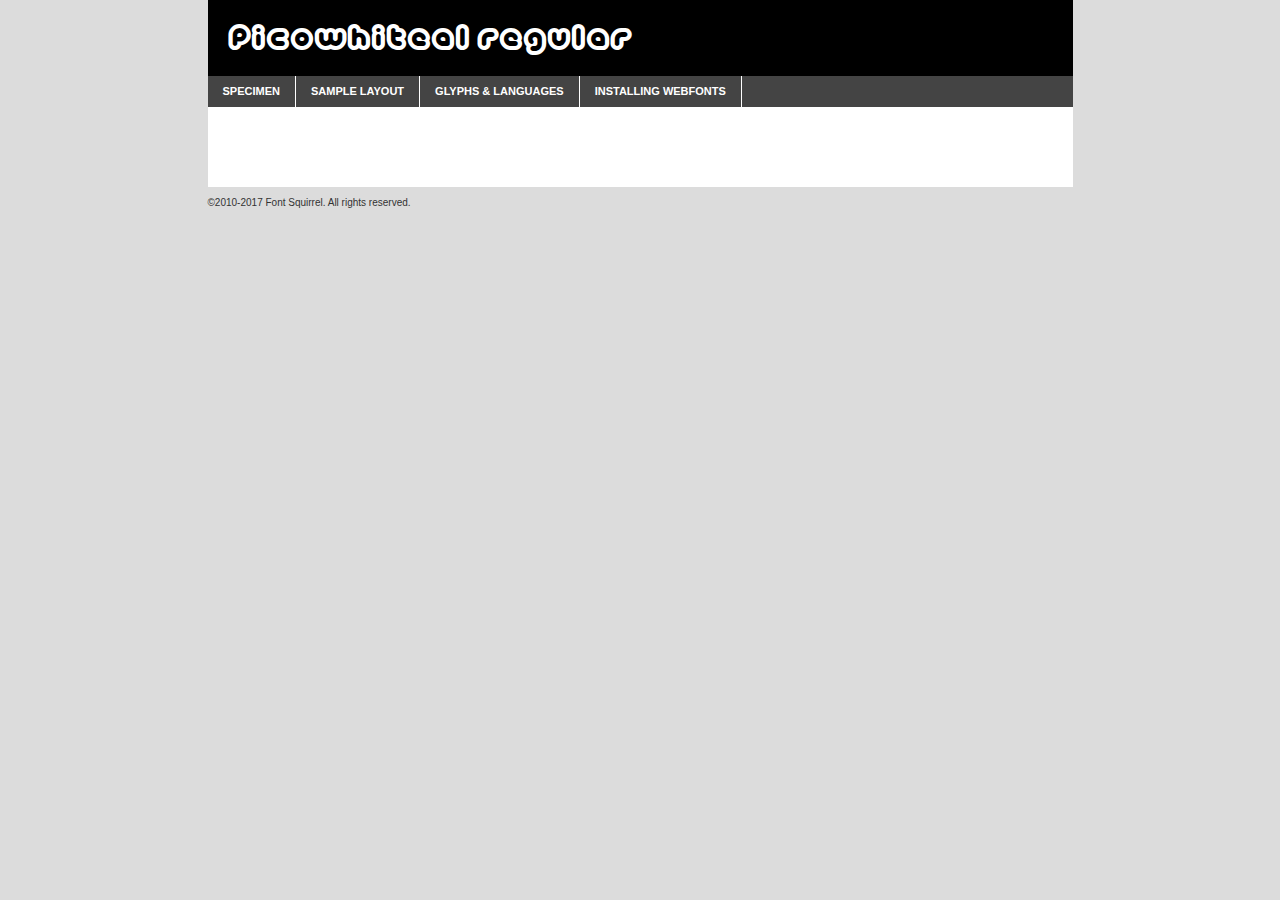
<file: webfontkit-20220708-123852/picowa__-demo.html>
<!DOCTYPE html PUBLIC "-//W3C//DTD XHTML 1.0 Transitional//EN"
	"http://www.w3.org/TR/xhtml1/DTD/xhtml1-transitional.dtd">

<html xmlns="http://www.w3.org/1999/xhtml" xml:lang="en" lang="en">
<head>
	<meta http-equiv="Content-Type" content="text/html; charset=utf-8" />
	<script src="http://ajax.googleapis.com/ajax/libs/jquery/1.7.2/jquery.min.js" type="text/javascript" charset="utf-8"></script>
	<script type="text/javascript">
	(function($){$.fn.easyTabs=function(option){var param=jQuery.extend({fadeSpeed:"fast",defaultContent:1,activeClass:'active'},option);$(this).each(function(){var thisId="#"+this.id;if(param.defaultContent==''){param.defaultContent=1;}
	if(typeof param.defaultContent=="number")
	{var defaultTab=$(thisId+" .tabs li:eq("+(param.defaultContent-1)+") a").attr('href').substr(1);}else{var defaultTab=param.defaultContent;}
	$(thisId+" .tabs li a").each(function(){var tabToHide=$(this).attr('href').substr(1);$("#"+tabToHide).addClass('easytabs-tab-content');});hideAll();changeContent(defaultTab);function hideAll(){$(thisId+" .easytabs-tab-content").hide();}
	function changeContent(tabId){hideAll();$(thisId+" .tabs li").removeClass(param.activeClass);$(thisId+" .tabs li a[href=#"+tabId+"]").closest('li').addClass(param.activeClass);if(param.fadeSpeed!="none")
	{$(thisId+" #"+tabId).fadeIn(param.fadeSpeed);}else{$(thisId+" #"+tabId).show();}}
	$(thisId+" .tabs li").click(function(){var tabId=$(this).find('a').attr('href').substr(1);changeContent(tabId);return false;});});}})(jQuery);
	</script>
	<link rel="stylesheet" href="specimen_files/specimen_stylesheet.css" type="text/css" charset="utf-8" />
	<link rel="stylesheet" href="stylesheet.css" type="text/css" charset="utf-8" />

	<style type="text/css">
					body{
				font-family: 'picowhitealregular';
							}
		</style>

	<title>PicoWhiteAl Regular Specimen</title>
	
	
	<script type="text/javascript" charset="utf-8">
		$(document).ready(function() {
			$('#container').easyTabs({defaultContent:1});
		});
	</script>
</head>

<body>
<div id="container">
	<div id="header">
		PicoWhiteAl Regular	</div>
	<ul class="tabs">
		<li><a href="#specimen">Specimen</a></li>
		<li><a href="#layout">Sample Layout</a></li>
				<li><a href="#glyphs">Glyphs &amp; Languages</a></li>
		<li><a href="#installing">Installing Webfonts</a></li>
		
	</ul>
	
	<div id="main_content">

		
			<div id="specimen">
		
				<div class="section">
					<div class="grid12 firstcol">
						<div class="huge">AaBb</div>
					</div>
				</div>
		
				<div class="section">
					<div class="glyph_range">A&#x200B;B&#x200b;C&#x200b;D&#x200b;E&#x200b;F&#x200b;G&#x200b;H&#x200b;I&#x200b;J&#x200b;K&#x200b;L&#x200b;M&#x200b;N&#x200b;O&#x200b;P&#x200b;Q&#x200b;R&#x200b;S&#x200b;T&#x200b;U&#x200b;V&#x200b;W&#x200b;X&#x200b;Y&#x200b;Z&#x200b;a&#x200b;b&#x200b;c&#x200b;d&#x200b;e&#x200b;f&#x200b;g&#x200b;h&#x200b;i&#x200b;j&#x200b;k&#x200b;l&#x200b;m&#x200b;n&#x200b;o&#x200b;p&#x200b;q&#x200b;r&#x200b;s&#x200b;t&#x200b;u&#x200b;v&#x200b;w&#x200b;x&#x200b;y&#x200b;z&#x200b;1&#x200b;2&#x200b;3&#x200b;4&#x200b;5&#x200b;6&#x200b;7&#x200b;8&#x200b;9&#x200b;0&#x200b;&amp;&#x200b;.&#x200b;,&#x200b;?&#x200b;!&#x200b;&#64;&#x200b;(&#x200b;)&#x200b;#&#x200b;$&#x200b;%&#x200b;*&#x200b;+&#x200b;-&#x200b;=&#x200b;:&#x200b;;</div>
				</div>
				<div class="section">
					<div class="grid12 firstcol">
						<table class="sample_table">
							<tr><td>10</td><td class="size10">abcdefghijklmnopqrstuvwxyzABCDEFGHIJKLMNOPQRSTUVWXYZ0123456789abcdefghijklmnopqrstuvwxyzABCDEFGHIJKLMNOPQRSTUVWXYZ0123456789abcdefghijklmnopqrstuvwxyzABCDEFGHIJKLMNOPQRSTUVWXYZ</td></tr>
							<tr><td>11</td><td class="size11">abcdefghijklmnopqrstuvwxyzABCDEFGHIJKLMNOPQRSTUVWXYZ0123456789abcdefghijklmnopqrstuvwxyzABCDEFGHIJKLMNOPQRSTUVWXYZ0123456789abcdefghijklmnopqrstuvwxyzABCDEFGHIJKLMNOPQRSTUVWXYZ</td></tr>
							<tr><td>12</td><td class="size12">abcdefghijklmnopqrstuvwxyzABCDEFGHIJKLMNOPQRSTUVWXYZ0123456789abcdefghijklmnopqrstuvwxyzABCDEFGHIJKLMNOPQRSTUVWXYZ0123456789abcdefghijklmnopqrstuvwxyzABCDEFGHIJKLMNOPQRSTUVWXYZ</td></tr>
							<tr><td>13</td><td class="size13">abcdefghijklmnopqrstuvwxyzABCDEFGHIJKLMNOPQRSTUVWXYZ0123456789abcdefghijklmnopqrstuvwxyzABCDEFGHIJKLMNOPQRSTUVWXYZ0123456789abcdefghijklmnopqrstuvwxyzABCDEFGHIJKLMNOPQRSTUVWXYZ</td></tr>
							<tr><td>14</td><td class="size14">abcdefghijklmnopqrstuvwxyzABCDEFGHIJKLMNOPQRSTUVWXYZ0123456789abcdefghijklmnopqrstuvwxyzABCDEFGHIJKLMNOPQRSTUVWXYZ0123456789abcdefghijklmnopqrstuvwxyzABCDEFGHIJKLMNOPQRSTUVWXYZ</td></tr>
							<tr><td>16</td><td class="size16">abcdefghijklmnopqrstuvwxyzABCDEFGHIJKLMNOPQRSTUVWXYZ0123456789abcdefghijklmnopqrstuvwxyzABCDEFGHIJKLMNOPQRSTUVWXYZ</td></tr>
							<tr><td>18</td><td class="size18">abcdefghijklmnopqrstuvwxyzABCDEFGHIJKLMNOPQRSTUVWXYZ0123456789abcdefghijklmnopqrstuvwxyzABCDEFGHIJKLMNOPQRSTUVWXYZ</td></tr>
							<tr><td>20</td><td class="size20">abcdefghijklmnopqrstuvwxyzABCDEFGHIJKLMNOPQRSTUVWXYZ0123456789abcdefghijklmnopqrstuvwxyzABCDEFGHIJKLMNOPQRSTUVWXYZ</td></tr>
							<tr><td>24</td><td class="size24">abcdefghijklmnopqrstuvwxyzABCDEFGHIJKLMNOPQRSTUVWXYZ0123456789abcdefghijklmnopqrstuvwxyzABCDEFGHIJKLMNOPQRSTUVWXYZ</td></tr>
							<tr><td>30</td><td class="size30">abcdefghijklmnopqrstuvwxyzABCDEFGHIJKLMNOPQRSTUVWXYZ0123456789abcdefghijklmnopqrstuvwxyzABCDEFGHIJKLMNOPQRSTUVWXYZ</td></tr>
							<tr><td>36</td><td class="size36">abcdefghijklmnopqrstuvwxyzABCDEFGHIJKLMNOPQRSTUVWXYZ0123456789abcdefghijklmnopqrstuvwxyzABCDEFGHIJKLMNOPQRSTUVWXYZ</td></tr>
							<tr><td>48</td><td class="size48">abcdefghijklmnopqrstuvwxyzABCDEFGHIJKLMNOPQRSTUVWXYZ0123456789abcdefghijklmnopqrstuvwxyzABCDEFGHIJKLMNOPQRSTUVWXYZ</td></tr>
							<tr><td>60</td><td class="size60">abcdefghijklmnopqrstuvwxyzABCDEFGHIJKLMNOPQRSTUVWXYZ0123456789abcdefghijklmnopqrstuvwxyzABCDEFGHIJKLMNOPQRSTUVWXYZ</td></tr>
							<tr><td>72</td><td class="size72">abcdefghijklmnopqrstuvwxyzABCDEFGHIJKLMNOPQRSTUVWXYZ0123456789abcdefghijklmnopqrstuvwxyzABCDEFGHIJKLMNOPQRSTUVWXYZ</td></tr>
							<tr><td>90</td><td class="size90">abcdefghijklmnopqrstuvwxyzABCDEFGHIJKLMNOPQRSTUVWXYZ0123456789abcdefghijklmnopqrstuvwxyzABCDEFGHIJKLMNOPQRSTUVWXYZ</td></tr>
						</table>
				
					</div>
			
				</div>
		
		
		
								<div class="section" id="bodycomparison">


										<div id="xheight">
				<div class="fontbody">&#x25FC;&#x25FC;&#x25FC;&#x25FC;&#x25FC;&#x25FC;&#x25FC;&#x25FC;&#x25FC;&#x25FC;&#x25FC;&#x25FC;&#x25FC;&#x25FC;&#x25FC;&#x25FC;&#x25FC;&#x25FC;&#x25FC;&#x25FC;&#x25FC;&#x25FC;&#x25FC;&#x25FC;&#x25FC;&#x25FC;&#x25FC;&#x25FC;&#x25FC;&#x25FC;&#x25FC;&#x25FC;&#x25FC;&#x25FC;&#x25FC;&#x25FC;&#x25FC;&#x25FC;&#x25FC;&#x25FC;&#x25FC;&#x25FC;&#x25FC;&#x25FC;&#x25FC;&#x25FC;&#x25FC;&#x25FC;&#x25FC;&#x25FC;&#x25FC;&#x25FC;&#x25FC;&#x25FC;&#x25FC;&#x25FC;&#x25FC;&#x25FC;&#x25FC;&#x25FC;&#x25FC;&#x25FC;&#x25FC;&#x25FC;&#x25FC;&#x25FC;&#x25FC;&#x25FC;&#x25FC;&#x25FC;&#x25FC;&#x25FC;&#x25FC;&#x25FC;&#x25FC;&#x25FC;&#x25FC;&#x25FC;&#x25FC;&#x25FC;&#x25FC;&#x25FC;&#x25FC;&#x25FC;&#x25FC;&#x25FC;&#x25FC;&#x25FC;&#x25FC;&#x25FC;&#x25FC;&#x25FC;&#x25FC;&#x25FC;&#x25FC;&#x25FC;&#x25FC;&#x25FC;&#x25FC;body</div><div class="arialbody">body</div><div class="verdanabody">body</div><div class="georgiabody">body</div></div>
										<div class="fontbody" style="z-index:1">
											body<span>PicoWhiteAl Regular</span>
										</div>
										<div class="arialbody" style="z-index:1">
											body<span>Arial</span>
										</div>
										<div class="verdanabody" style="z-index:1">
											body<span>Verdana</span>
										</div>
										<div class="georgiabody" style="z-index:1">
											body<span>Georgia</span>
										</div>



								</div>
		
		
				<div class="section psample psample_row1" id="">
					
					<div class="grid2 firstcol">
						<p class="size10"><span>10.</span>Aenean lacinia bibendum nulla sed consectetur. Fusce dapibus, tellus ac cursus commodo, tortor mauris condimentum nibh, ut fermentum massa justo sit amet risus. Nullam id dolor id nibh ultricies vehicula ut id elit. Cum sociis natoque penatibus et magnis dis parturient montes, nascetur ridiculus mus. Nulla vitae elit libero, a pharetra augue.</p>
			
					</div>
					<div class="grid3">
						<p class="size11"><span>11.</span>Aenean lacinia bibendum nulla sed consectetur. Fusce dapibus, tellus ac cursus commodo, tortor mauris condimentum nibh, ut fermentum massa justo sit amet risus. Nullam id dolor id nibh ultricies vehicula ut id elit. Cum sociis natoque penatibus et magnis dis parturient montes, nascetur ridiculus mus. Nulla vitae elit libero, a pharetra augue.</p>
			
					</div>
					<div class="grid3">
						<p class="size12"><span>12.</span>Aenean lacinia bibendum nulla sed consectetur. Fusce dapibus, tellus ac cursus commodo, tortor mauris condimentum nibh, ut fermentum massa justo sit amet risus. Nullam id dolor id nibh ultricies vehicula ut id elit. Cum sociis natoque penatibus et magnis dis parturient montes, nascetur ridiculus mus. Nulla vitae elit libero, a pharetra augue.</p>
			
					</div>
					<div class="grid4">
						<p class="size13"><span>13.</span>Aenean lacinia bibendum nulla sed consectetur. Fusce dapibus, tellus ac cursus commodo, tortor mauris condimentum nibh, ut fermentum massa justo sit amet risus. Nullam id dolor id nibh ultricies vehicula ut id elit. Cum sociis natoque penatibus et magnis dis parturient montes, nascetur ridiculus mus. Nulla vitae elit libero, a pharetra augue.</p>
			
					</div>
					<div class="white_blend"></div>
					
				</div>
				<div class="section psample psample_row2" id="">
					<div class="grid3 firstcol">
						<p class="size14"><span>14.</span>Aenean lacinia bibendum nulla sed consectetur. Fusce dapibus, tellus ac cursus commodo, tortor mauris condimentum nibh, ut fermentum massa justo sit amet risus. Nullam id dolor id nibh ultricies vehicula ut id elit. Cum sociis natoque penatibus et magnis dis parturient montes, nascetur ridiculus mus. Nulla vitae elit libero, a pharetra augue.</p>
			
					</div>
					<div class="grid4">
						<p class="size16"><span>16.</span>Aenean lacinia bibendum nulla sed consectetur. Fusce dapibus, tellus ac cursus commodo, tortor mauris condimentum nibh, ut fermentum massa justo sit amet risus. Nullam id dolor id nibh ultricies vehicula ut id elit. Cum sociis natoque penatibus et magnis dis parturient montes, nascetur ridiculus mus. Nulla vitae elit libero, a pharetra augue.</p>
			
					</div>
					<div class="grid5">
						<p class="size18"><span>18.</span>Aenean lacinia bibendum nulla sed consectetur. Fusce dapibus, tellus ac cursus commodo, tortor mauris condimentum nibh, ut fermentum massa justo sit amet risus. Nullam id dolor id nibh ultricies vehicula ut id elit. Cum sociis natoque penatibus et magnis dis parturient montes, nascetur ridiculus mus. Nulla vitae elit libero, a pharetra augue.</p>
			
					</div>

					<div class="white_blend"></div>

				</div>
				
				<div class="section psample psample_row3" id="">
					<div class="grid5 firstcol">
						<p class="size20"><span>20.</span>Aenean lacinia bibendum nulla sed consectetur. Fusce dapibus, tellus ac cursus commodo, tortor mauris condimentum nibh, ut fermentum massa justo sit amet risus. Nullam id dolor id nibh ultricies vehicula ut id elit. Cum sociis natoque penatibus et magnis dis parturient montes, nascetur ridiculus mus. Nulla vitae elit libero, a pharetra augue.</p>
					</div>
					<div class="grid7">
						<p class="size24"><span>24.</span>Aenean lacinia bibendum nulla sed consectetur. Fusce dapibus, tellus ac cursus commodo, tortor mauris condimentum nibh, ut fermentum massa justo sit amet risus. Nullam id dolor id nibh ultricies vehicula ut id elit. Cum sociis natoque penatibus et magnis dis parturient montes, nascetur ridiculus mus. Nulla vitae elit libero, a pharetra augue.</p>
					</div>
					
					<div class="white_blend"></div>
					
				</div>
				
				<div class="section psample psample_row4" id="">
					<div class="grid12 firstcol">
						<p class="size30"><span>30.</span>Aenean lacinia bibendum nulla sed consectetur. Fusce dapibus, tellus ac cursus commodo, tortor mauris condimentum nibh, ut fermentum massa justo sit amet risus. Nullam id dolor id nibh ultricies vehicula ut id elit. Cum sociis natoque penatibus et magnis dis parturient montes, nascetur ridiculus mus. Nulla vitae elit libero, a pharetra augue.</p>
					</div>
					<div class="white_blend"></div>
					
				</div>
				
				
				
				<div class="section psample psample_row1 fullreverse">
					<div class="grid2 firstcol">
						<p class="size10"><span>10.</span>Aenean lacinia bibendum nulla sed consectetur. Fusce dapibus, tellus ac cursus commodo, tortor mauris condimentum nibh, ut fermentum massa justo sit amet risus. Nullam id dolor id nibh ultricies vehicula ut id elit. Cum sociis natoque penatibus et magnis dis parturient montes, nascetur ridiculus mus. Nulla vitae elit libero, a pharetra augue.</p>
			
					</div>
					<div class="grid3">
						<p class="size11"><span>11.</span>Aenean lacinia bibendum nulla sed consectetur. Fusce dapibus, tellus ac cursus commodo, tortor mauris condimentum nibh, ut fermentum massa justo sit amet risus. Nullam id dolor id nibh ultricies vehicula ut id elit. Cum sociis natoque penatibus et magnis dis parturient montes, nascetur ridiculus mus. Nulla vitae elit libero, a pharetra augue.</p>
			
					</div>
					<div class="grid3">
						<p class="size12"><span>12.</span>Aenean lacinia bibendum nulla sed consectetur. Fusce dapibus, tellus ac cursus commodo, tortor mauris condimentum nibh, ut fermentum massa justo sit amet risus. Nullam id dolor id nibh ultricies vehicula ut id elit. Cum sociis natoque penatibus et magnis dis parturient montes, nascetur ridiculus mus. Nulla vitae elit libero, a pharetra augue.</p>
			
					</div>
					<div class="grid4">
						<p class="size13"><span>13.</span>Aenean lacinia bibendum nulla sed consectetur. Fusce dapibus, tellus ac cursus commodo, tortor mauris condimentum nibh, ut fermentum massa justo sit amet risus. Nullam id dolor id nibh ultricies vehicula ut id elit. Cum sociis natoque penatibus et magnis dis parturient montes, nascetur ridiculus mus. Nulla vitae elit libero, a pharetra augue.</p>
			
					</div>
					<div class="black_blend"></div>
					
				</div>
				
				<div class="section psample psample_row2 fullreverse">
					<div class="grid3 firstcol">
						<p class="size14"><span>14.</span>Aenean lacinia bibendum nulla sed consectetur. Fusce dapibus, tellus ac cursus commodo, tortor mauris condimentum nibh, ut fermentum massa justo sit amet risus. Nullam id dolor id nibh ultricies vehicula ut id elit. Cum sociis natoque penatibus et magnis dis parturient montes, nascetur ridiculus mus. Nulla vitae elit libero, a pharetra augue.</p>
			
					</div>
					<div class="grid4">
						<p class="size16"><span>16.</span>Aenean lacinia bibendum nulla sed consectetur. Fusce dapibus, tellus ac cursus commodo, tortor mauris condimentum nibh, ut fermentum massa justo sit amet risus. Nullam id dolor id nibh ultricies vehicula ut id elit. Cum sociis natoque penatibus et magnis dis parturient montes, nascetur ridiculus mus. Nulla vitae elit libero, a pharetra augue.</p>
			
					</div>
					<div class="grid5">
						<p class="size18"><span>18.</span>Aenean lacinia bibendum nulla sed consectetur. Fusce dapibus, tellus ac cursus commodo, tortor mauris condimentum nibh, ut fermentum massa justo sit amet risus. Nullam id dolor id nibh ultricies vehicula ut id elit. Cum sociis natoque penatibus et magnis dis parturient montes, nascetur ridiculus mus. Nulla vitae elit libero, a pharetra augue.</p>
			
					</div>
					<div class="black_blend"></div>

				</div>
				
				<div class="section psample fullreverse psample_row3" id="">
					<div class="grid5 firstcol">
						<p class="size20"><span>20.</span>Aenean lacinia bibendum nulla sed consectetur. Fusce dapibus, tellus ac cursus commodo, tortor mauris condimentum nibh, ut fermentum massa justo sit amet risus. Nullam id dolor id nibh ultricies vehicula ut id elit. Cum sociis natoque penatibus et magnis dis parturient montes, nascetur ridiculus mus. Nulla vitae elit libero, a pharetra augue.</p>
					</div>
					<div class="grid7">
						<p class="size24"><span>24.</span>Aenean lacinia bibendum nulla sed consectetur. Fusce dapibus, tellus ac cursus commodo, tortor mauris condimentum nibh, ut fermentum massa justo sit amet risus. Nullam id dolor id nibh ultricies vehicula ut id elit. Cum sociis natoque penatibus et magnis dis parturient montes, nascetur ridiculus mus. Nulla vitae elit libero, a pharetra augue.</p>
					</div>
					
					<div class="black_blend"></div>
					
				</div>
				
				<div class="section psample fullreverse psample_row4" id="" style="border-bottom: 20px #000 solid;">
					<div class="grid12 firstcol">
						<p class="size30"><span>30.</span>Aenean lacinia bibendum nulla sed consectetur. Fusce dapibus, tellus ac cursus commodo, tortor mauris condimentum nibh, ut fermentum massa justo sit amet risus. Nullam id dolor id nibh ultricies vehicula ut id elit. Cum sociis natoque penatibus et magnis dis parturient montes, nascetur ridiculus mus. Nulla vitae elit libero, a pharetra augue.</p>
					</div>
					<div class="black_blend"></div>
					
				</div>
				
				
				
				
			</div>
			
			<div id="layout">
				
				<div class="section">
					
					<div class="grid12 firstcol">
						<h1>Lorem Ipsum Dolor</h1>
						<h2>Etiam porta sem malesuada magna mollis euismod</h2>
						
						<p class="byline">By <a href="#link">Aenean Lacinia</a></p>
					</div>
				</div>
				<div class="section">
					<div class="grid8 firstcol">
						<p class="large">Donec sed odio dui. Morbi leo risus, porta ac consectetur ac, vestibulum at eros. Fusce dapibus, tellus ac cursus commodo, tortor mauris condimentum nibh, ut fermentum massa justo sit amet risus. </p>

						
						<h3>Pellentesque ornare sem</h3>

						<p>Maecenas sed diam eget risus varius blandit sit amet non magna. Maecenas faucibus mollis interdum. Donec ullamcorper nulla non metus auctor fringilla. Nullam id dolor id nibh ultricies vehicula ut id elit. Nullam id dolor id nibh ultricies vehicula ut id elit. </p>

						<p>Aenean eu leo quam. Pellentesque ornare sem lacinia quam venenatis vestibulum. Lorem ipsum dolor sit amet, consectetur adipiscing elit. Cum sociis natoque penatibus et magnis dis parturient montes, nascetur ridiculus mus. </p>

						<p>Nulla vitae elit libero, a pharetra augue. Praesent commodo cursus magna, vel scelerisque nisl consectetur et. Aenean lacinia bibendum nulla sed consectetur. </p>

						<p>Nullam quis risus eget urna mollis ornare vel eu leo. Nullam quis risus eget urna mollis ornare vel eu leo. Maecenas sed diam eget risus varius blandit sit amet non magna. Donec ullamcorper nulla non metus auctor fringilla. </p>

						<h3>Cras mattis consectetur</h3>

						<p>Aenean eu leo quam. Pellentesque ornare sem lacinia quam venenatis vestibulum. Aenean lacinia bibendum nulla sed consectetur. Integer posuere erat a ante venenatis dapibus posuere velit aliquet. Cras mattis consectetur purus sit amet fermentum. </p>

						<p>Nullam id dolor id nibh ultricies vehicula ut id elit. Nullam quis risus eget urna mollis ornare vel eu leo. Cras mattis consectetur purus sit amet fermentum.</p>
					</div>
					
					<div class="grid4 sidebar">
						
						<div class="box reverse">
							<p class="last">Nullam quis risus eget urna mollis ornare vel eu leo. Donec ullamcorper nulla non metus auctor fringilla. Cras mattis consectetur purus sit amet fermentum. Sed posuere consectetur est at lobortis. Lorem ipsum dolor sit amet, consectetur adipiscing elit. </p>
						</div>
						
						<p class="caption">Maecenas sed diam eget risus varius.</p>

						<p>Vestibulum id ligula porta felis euismod semper. Integer posuere erat a ante venenatis dapibus posuere velit aliquet. Vestibulum id ligula porta felis euismod semper. Sed posuere consectetur est at lobortis. Maecenas sed diam eget risus varius blandit sit amet non magna. Fusce dapibus, tellus ac cursus commodo, tortor mauris condimentum nibh, ut fermentum massa justo sit amet risus. </p>

					

						<p>Duis mollis, est non commodo luctus, nisi erat porttitor ligula, eget lacinia odio sem nec elit. Aenean lacinia bibendum nulla sed consectetur. Vivamus sagittis lacus vel augue laoreet rutrum faucibus dolor auctor. Aenean lacinia bibendum nulla sed consectetur. Nullam quis risus eget urna mollis ornare vel eu leo. </p>

						<p>Praesent commodo cursus magna, vel scelerisque nisl consectetur et. Donec ullamcorper nulla non metus auctor fringilla. Maecenas faucibus mollis interdum. Fusce dapibus, tellus ac cursus commodo, tortor mauris condimentum nibh, ut fermentum massa justo sit amet risus. </p>

					</div>
				</div>
				
			</div>


			



		<div id="glyphs">
			<div class="section">
				<div class="grid12 firstcol">
			
				<h1>Language Support</h1>
				<p>The subset of PicoWhiteAl Regular in this kit supports the following languages:<br />
			
					English, Arrernte, Bislama, Cebuano, Fijian, Gilbertese, Hmong, Ibanag, Iloko_ilokano, Interglossa_glosa, Interlingua, Lojban, Norfolk_pitcairnese, Oromo, Rotokas, Seychelles_creole, Shona, Somali, Southern_ndebele, Swahili, Swati_swazi, Tok_pisin, Warlpiri, Xhosa, Zulu, Latinbasic, Ubasic, Demo				</p>
				<h1>Glyph Chart</h1>
				<p>The subset of PicoWhiteAl Regular in this kit includes all the glyphs listed below. Unicode entities are included above each glyph to help you insert individual characters into your layout.</p>
				<div id="glyph_chart">
			
																				 <div><p>&amp;#13;</p>&#13;</div>
																				 <div><p>&amp;#32;</p>&#32;</div>
																				 <div><p>&amp;#33;</p>&#33;</div>
																				 <div><p>&amp;#34;</p>&#34;</div>
																				 <div><p>&amp;#35;</p>&#35;</div>
																				 <div><p>&amp;#36;</p>&#36;</div>
																				 <div><p>&amp;#37;</p>&#37;</div>
																				 <div><p>&amp;#38;</p>&#38;</div>
																				 <div><p>&amp;#39;</p>&#39;</div>
																				 <div><p>&amp;#40;</p>&#40;</div>
																				 <div><p>&amp;#41;</p>&#41;</div>
																				 <div><p>&amp;#42;</p>&#42;</div>
																				 <div><p>&amp;#43;</p>&#43;</div>
																				 <div><p>&amp;#44;</p>&#44;</div>
																				 <div><p>&amp;#45;</p>&#45;</div>
																				 <div><p>&amp;#46;</p>&#46;</div>
																				 <div><p>&amp;#47;</p>&#47;</div>
																				 <div><p>&amp;#48;</p>&#48;</div>
																				 <div><p>&amp;#49;</p>&#49;</div>
																				 <div><p>&amp;#50;</p>&#50;</div>
																				 <div><p>&amp;#51;</p>&#51;</div>
																				 <div><p>&amp;#52;</p>&#52;</div>
																				 <div><p>&amp;#53;</p>&#53;</div>
																				 <div><p>&amp;#54;</p>&#54;</div>
																				 <div><p>&amp;#55;</p>&#55;</div>
																				 <div><p>&amp;#56;</p>&#56;</div>
																				 <div><p>&amp;#57;</p>&#57;</div>
																				 <div><p>&amp;#58;</p>&#58;</div>
																				 <div><p>&amp;#59;</p>&#59;</div>
																				 <div><p>&amp;#60;</p>&#60;</div>
																				 <div><p>&amp;#61;</p>&#61;</div>
																				 <div><p>&amp;#62;</p>&#62;</div>
																				 <div><p>&amp;#63;</p>&#63;</div>
																				 <div><p>&amp;#64;</p>&#64;</div>
																				 <div><p>&amp;#65;</p>&#65;</div>
																				 <div><p>&amp;#66;</p>&#66;</div>
																				 <div><p>&amp;#67;</p>&#67;</div>
																				 <div><p>&amp;#68;</p>&#68;</div>
																				 <div><p>&amp;#69;</p>&#69;</div>
																				 <div><p>&amp;#70;</p>&#70;</div>
																				 <div><p>&amp;#71;</p>&#71;</div>
																				 <div><p>&amp;#72;</p>&#72;</div>
																				 <div><p>&amp;#73;</p>&#73;</div>
																				 <div><p>&amp;#74;</p>&#74;</div>
																				 <div><p>&amp;#75;</p>&#75;</div>
																				 <div><p>&amp;#76;</p>&#76;</div>
																				 <div><p>&amp;#77;</p>&#77;</div>
																				 <div><p>&amp;#78;</p>&#78;</div>
																				 <div><p>&amp;#79;</p>&#79;</div>
																				 <div><p>&amp;#80;</p>&#80;</div>
																				 <div><p>&amp;#81;</p>&#81;</div>
																				 <div><p>&amp;#82;</p>&#82;</div>
																				 <div><p>&amp;#83;</p>&#83;</div>
																				 <div><p>&amp;#84;</p>&#84;</div>
																				 <div><p>&amp;#85;</p>&#85;</div>
																				 <div><p>&amp;#86;</p>&#86;</div>
																				 <div><p>&amp;#87;</p>&#87;</div>
																				 <div><p>&amp;#88;</p>&#88;</div>
																				 <div><p>&amp;#89;</p>&#89;</div>
																				 <div><p>&amp;#90;</p>&#90;</div>
																				 <div><p>&amp;#91;</p>&#91;</div>
																				 <div><p>&amp;#92;</p>&#92;</div>
																				 <div><p>&amp;#93;</p>&#93;</div>
																				 <div><p>&amp;#94;</p>&#94;</div>
																				 <div><p>&amp;#95;</p>&#95;</div>
																				 <div><p>&amp;#96;</p>&#96;</div>
																				 <div><p>&amp;#97;</p>&#97;</div>
																				 <div><p>&amp;#98;</p>&#98;</div>
																				 <div><p>&amp;#99;</p>&#99;</div>
																				 <div><p>&amp;#100;</p>&#100;</div>
																				 <div><p>&amp;#101;</p>&#101;</div>
																				 <div><p>&amp;#102;</p>&#102;</div>
																				 <div><p>&amp;#103;</p>&#103;</div>
																				 <div><p>&amp;#104;</p>&#104;</div>
																				 <div><p>&amp;#105;</p>&#105;</div>
																				 <div><p>&amp;#106;</p>&#106;</div>
																				 <div><p>&amp;#107;</p>&#107;</div>
																				 <div><p>&amp;#108;</p>&#108;</div>
																				 <div><p>&amp;#109;</p>&#109;</div>
																				 <div><p>&amp;#110;</p>&#110;</div>
																				 <div><p>&amp;#111;</p>&#111;</div>
																				 <div><p>&amp;#112;</p>&#112;</div>
																				 <div><p>&amp;#113;</p>&#113;</div>
																				 <div><p>&amp;#114;</p>&#114;</div>
																				 <div><p>&amp;#115;</p>&#115;</div>
																				 <div><p>&amp;#116;</p>&#116;</div>
																				 <div><p>&amp;#117;</p>&#117;</div>
																				 <div><p>&amp;#118;</p>&#118;</div>
																				 <div><p>&amp;#119;</p>&#119;</div>
																				 <div><p>&amp;#120;</p>&#120;</div>
																				 <div><p>&amp;#121;</p>&#121;</div>
																				 <div><p>&amp;#122;</p>&#122;</div>
																				 <div><p>&amp;#123;</p>&#123;</div>
																				 <div><p>&amp;#124;</p>&#124;</div>
																				 <div><p>&amp;#125;</p>&#125;</div>
																				 <div><p>&amp;#126;</p>&#126;</div>
																				 <div><p>&amp;#160;</p>&#160;</div>
																				 <div><p>&amp;#161;</p>&#161;</div>
																				 <div><p>&amp;#168;</p>&#168;</div>
																				 <div><p>&amp;#173;</p>&#173;</div>
																				 <div><p>&amp;#175;</p>&#175;</div>
																				 <div><p>&amp;#176;</p>&#176;</div>
																				 <div><p>&amp;#180;</p>&#180;</div>
																				 <div><p>&amp;#183;</p>&#183;</div>
																				 <div><p>&amp;#191;</p>&#191;</div>
																				 <div><p>&amp;#247;</p>&#247;</div>
																				 <div><p>&amp;#710;</p>&#710;</div>
																				 <div><p>&amp;#732;</p>&#732;</div>
																				 <div><p>&amp;#8192;</p>&#8192;</div>
																				 <div><p>&amp;#8193;</p>&#8193;</div>
																				 <div><p>&amp;#8194;</p>&#8194;</div>
																				 <div><p>&amp;#8195;</p>&#8195;</div>
																				 <div><p>&amp;#8196;</p>&#8196;</div>
																				 <div><p>&amp;#8197;</p>&#8197;</div>
																				 <div><p>&amp;#8198;</p>&#8198;</div>
																				 <div><p>&amp;#8199;</p>&#8199;</div>
																				 <div><p>&amp;#8200;</p>&#8200;</div>
																				 <div><p>&amp;#8201;</p>&#8201;</div>
																				 <div><p>&amp;#8202;</p>&#8202;</div>
																				 <div><p>&amp;#8208;</p>&#8208;</div>
																				 <div><p>&amp;#8209;</p>&#8209;</div>
																				 <div><p>&amp;#8210;</p>&#8210;</div>
																				 <div><p>&amp;#8211;</p>&#8211;</div>
																				 <div><p>&amp;#8212;</p>&#8212;</div>
																				 <div><p>&amp;#8226;</p>&#8226;</div>
																				 <div><p>&amp;#8230;</p>&#8230;</div>
																				 <div><p>&amp;#8239;</p>&#8239;</div>
																				 <div><p>&amp;#8249;</p>&#8249;</div>
																				 <div><p>&amp;#8250;</p>&#8250;</div>
																				 <div><p>&amp;#8287;</p>&#8287;</div>
																				 <div><p>&amp;#9724;</p>&#9724;</div>
																																						</div>	
				</div>
		
		
			</div>
		</div>
		
		
		<div id="specs">
			
		</div>
	
		<div id="installing">
			<div class="section">
				<div class="grid7 firstcol">
					<h1>Installing Webfonts</h1>
					
					<p>Webfonts are supported by all major browser platforms but not all in the same way. There are currently four different font formats that must be included in order to target all browsers. This includes TTF, WOFF, EOT and SVG.</p>
					
					<h2>1. Upload your webfonts</h2>
					<p>You must upload your webfont kit to your website. They should be in or near the same directory as your CSS files.</p>
					
					<h2>2. Include the webfont stylesheet</h2>
					<p>A special CSS @font-face declaration helps the various browsers select the appropriate font it needs without causing you a bunch of headaches. Learn more about this syntax by reading the <a href="https://www.fontspring.com/blog/further-hardening-of-the-bulletproof-syntax">Fontspring blog post</a> about it. The code for it is as follows:</p>


<code>
@font-face{ 
	font-family: 'MyWebFont';
	src: url('WebFont.eot');
	src: url('WebFont.eot?#iefix') format('embedded-opentype'),
	     url('WebFont.woff') format('woff'),
	     url('WebFont.ttf') format('truetype'),
	     url('WebFont.svg#webfont') format('svg');
}
</code>

	<p>We've already gone ahead and generated the code for you. All you have to do is link to the stylesheet in your HTML, like this:</p>
	<code>&lt;link rel=&quot;stylesheet&quot; href=&quot;stylesheet.css&quot; type=&quot;text/css&quot; charset=&quot;utf-8&quot; /&gt;</code>

					<h2>3. Modify your own stylesheet</h2>
					<p>To take advantage of your new fonts, you must tell your stylesheet to use them. Look at the original @font-face declaration above and find the property called "font-family." The name linked there will be what you use to reference the font. Prepend that webfont name to the font stack in the "font-family" property, inside the selector you want to change. For example:</p>
<code>p { font-family: 'WebFont', Arial, sans-serif; }</code>

<h2>4. Test</h2>
<p>Getting webfonts to work cross-browser <em>can</em> be tricky. Use the information in the sidebar to help you if you find that fonts aren't loading in a particular browser.</p>
				</div>
				
				<div class="grid5 sidebar">
					<div class="box">
						<h2>Troubleshooting<br />Font-Face Problems</h2>
						<p>Having trouble getting your webfonts to load in your new website? Here are some tips to sort out what might be the problem.</p>

						<h3>Fonts not showing in any browser</h3>

						<p>This sounds like you need to work on the plumbing. You either did not upload the fonts to the correct directory, or you did not link the fonts properly in the CSS. If you've confirmed that all this is correct and you still have a problem, take a look at your .htaccess file and see if requests are getting intercepted.</p>

						<h3>Fonts not loading in iPhone or iPad</h3>

						<p>The most common problem here is that you are serving the fonts from an IIS server. IIS refuses to serve files that have unknown MIME types. If that is the case, you must set the MIME type for SVG to "image/svg+xml" in the server settings. Follow these instructions from Microsoft if you need help.</p>

						<h3>Fonts not loading in Firefox</h3>

						<p>The primary reason for this failure? You are still using a version Firefox older than 3.5. So upgrade already! If that isn't it, then you are very likely serving fonts from a different domain. Firefox requires that all font assets be served from the same domain. Lastly it is possible that you need to add WOFF to your list of MIME types (if you are serving via IIS.)</p>

						<h3>Fonts not loading in IE</h3>

						<p>Are you looking at Internet Explorer on an actual Windows machine or are you cheating by using a service like Adobe BrowserLab? Many of these screenshot services do not render @font-face for IE. Best to test it on a real machine.</p>

						<h3>Fonts not loading in IE9</h3>

						<p>IE9, like Firefox, requires that fonts be served from the same domain as the website. Make sure that is the case.</p>
					</div>
				</div>
			</div>
			
		</div>
	
	</div>
	<div id="footer">
		<p>&copy;2010-2017 Font Squirrel. All rights reserved.</p>
	</div>
</div>
</body>
</html>
</file>
<file: style.css>
@import url('https://fonts.googleapis.com/css2?family=Roboto&display=swap');
*{
    box-sizing: border-box;
    text-decoration: none;
    margin: 0;
    padding: 0;
}
body{
    width: 100%;
    
    background-color: #000000;
    color: #e7e9ea;
    /* font-family: 'picowhitealregular';
    src: url('picowa__-webfont.woff2') format('woff2'),
         url('picowa__-webfont.woff') format('woff');
    font-weight: normal;
    font-style: normal; */
    font-family: 'Roboto', sans-serif;
}




.main-container{
    width: 100%;
    display: flex;
    text-decoration: none;

}
.icons-container{
    width: 15%;

    padding-top: 0.5rem;
    font-size: larger;
    position: fixed;
    top: 0;
    left: 0;
}
.top-icons{
    margin-bottom: 3rem;
    margin-left: 6rem;
}
.hide {
    display: none;
  }
      
/* .icon:hover + .hide {
    display: block;
    text-align: center;
    background-color: #71767b;
    color: #ffffff;
    font-size: small;
    margin-top: -1.8rem;
    margin-bottom: 0.3rem;
    margin-right: -2rem;
    margin-left: 3rem;
    padding: 0.2rem 0;
    border-radius: 2px;
  } */
.icon{
    display: flex;
    padding-top: 0.8rem;
    padding-bottom :0.8rem;
    padding-left: 1rem;
    
}
.icon:hover{
    cursor: pointer;
    background-color: #4b4d4e5d;
    margin-right: -5rem;
    margin-left: 0rem;
   border-radius: 35px;
    padding-right: 4rem;
}
.icon p{
    font-size: 1.3rem;
}
.icon-img{
    padding-right: 2rem;
}
.icon img{
    height: auto;
    width: 1.7rem;
}

.icons{
    display: flex;
    padding-top: 0.8rem;
    padding-bottom :0.8rem;
    padding-left: 1rem;
    
}
.icons:hover{
    cursor: pointer;
    background-color: #4b4d4e5d;
    margin-right: -5rem;
    margin-left: 0rem;
   border-radius: 35px;
    padding-right: 4rem;
}
.icons p{
    font-size: 1.3rem;
}
.icons-img{
    padding-right: 2rem;
}
.icons img{
    height: auto;
    width: 1.7rem;
}
.tweet-button button{
    background-color: #1d9bf0;
    color: #ffffff;
    margin-top: 1rem;
    padding: 1rem 5rem;
    border-radius: 25px;
    border: none;
    cursor: pointer;
}
.tweet{
    display: none;
}
.jo-div{
    display: flex;
    margin-top: 14.5rem;
    margin-left: 5.7rem;
}
.jo-img img{
    border-radius: 50px;
    height: auto;
    width: 2.5rem;
}
.jo-content{
    margin-left: 0.7rem;
    margin-right: 0.7rem;
}
.jo-div p:first-child{
    font-size: 1rem;
    color: #ffffff;
    padding: 0.2rem;
}
.jo-div p{
    font-size: 0.9rem;
    color: #71767b;
}
.jo-icon img{
    height: auto;
    width: 1.1rem;
    margin-top: 0.5rem;
}


.content-container{
    width: 50%;
    /* border: solid 1px white; */
    box-shadow: 0 0  0.3rem #71767b;
    margin-right: 30%;
    padding-bottom: 4rem;
    position: relative;
    left: 25%;
}
nav{
    display: flex;
    justify-content: space-between;
    padding: 1rem 1rem;
    position: sticky;
    top: 0;
    background-color: #000000b7;
    opacity: 100%;
    
    
}
nav a{
    color: #e7e9ea;
}
nav a:first-child{
    font-size: x-large;
}
#home-icon{
    height: auto;
    width: 1.3rem;
    opacity: 80%;
}
.happening-content{
    padding-left: 1rem;
    padding-bottom: 0.5rem;
    box-shadow: inset 0 -2px 3px -2px #71767b; 
}
.happening-content-1{
    display: flex;
    margin-bottom: 0rem;
}
.happening-content input{
    outline: 0;
    border: 0;
    background-color: #000000;
    color: #71767b;
    font-size: larger;
    margin-top: 1rem;
    margin-left: 1rem;
}
.happening-img img{
    height: auto;
    width: auto;
    border-radius: 50px;
    
}
.happening-content-2{
    display: flex;
    justify-content: space-between;
}
.gifs{
    display: flex;
    margin-left: 4rem;
}
.gifs-con{
    padding: 0.3rem 0 ;
    margin-right: 0rem;
    cursor: pointer;
}
.gifs-con1{
    padding: 0.3rem 0 ;
    margin-right: 0rem;
    
}
.gifs-con p{
    display: none;
}
.gifs-con img:hover{
    background-color: #1d9cf018;
    /* opacity: 50%; */
    border-radius: 80%;
}
.gifs-con img:hover + .gifs-hide{
    display: block;
    text-align: center;
    background-color: #71767b;
    color: #ffffff;
    font-size: 0.7rem;
    margin-top: 0.1rem;
    margin-bottom: -2rem;
    padding: 0.1rem 0.1rem;
    border-radius: 2px;
}
.gifs img{
    height: auto;
    width: 2.3rem;
   padding: 0.5rem;
}
.happening-6-img{
    opacity: 50%;
    
}
.happening-content-2 button{
    background-color: #1d9bf0;
    color: #ffffff;
    opacity: 50%;
    margin-top: 0rem;
    margin-right: 1rem;
    padding: 0.5rem 1rem;
    border-radius: 15px;
    border: none;
}
.show{
    text-align: center;
    font-size: 1.1rem;
    margin-top: 0rem;
    padding: 0.9rem 0 0;
    padding-bottom: 1rem;
    box-shadow: 
 
    inset 0 -2px 3px -2px #71767b; 
}
.show:hover{
    cursor: pointer;
    background-color: #16181c77;
}
.show a{
    color: #1d9bf0;
}


.first-post{
    box-shadow: inset 0 -2px 3px -2px #71767b; 
   
}
.top-post{
    display: flex; 
    padding-left: 3rem;
    padding-top: 00.5rem;
}
.top-post p{
    color: #71767b;
    /* font-size: small; */
}
.top-post a{
    
    color: #1d9bf0;
    padding-left: 0.2rem;
}
.top-post a:hover{
    text-decoration: underline;
}
.top-post img{
    height: auto;
    width: 1.2rem;
    padding-right: 0.5rem;
}
.middle-post{
    display: flex;
    padding-left: 0.5rem;
    padding-top: 1rem;
}
.middle-post-1{
    padding-right: 0.5rem;
}
.middle-post-1 img{
    border-radius: 50%;
}
.middle-post-2-first{
    display: flex;
    justify-content: space-between;
}
.middle-post-2-first img{
    height: auto;
    width: 1.1rem;
}
.middle-post-2-1{
    display: flex;
}
.dot{
    display: flex;
    margin-top: 0.1rem;
}
.dot img{
    height: auto;
    width: 0.2rem;
    margin-top: 0.3rem;
    margin-right: 0.1rem;
}
.middle-post-2-1 p:first-child{
    font-size: 1.1rem;
    padding-right: 0.5rem;
}
.middle-post-2-1 p{
    padding-top: 0.35rem;
    font-size: 0.9rem;
}
.middle-post-2-1 a{
    color: #71767b;
    padding-top: 0.35rem;
    padding-right: 0.5rem;
}
.middle-post-2-second{
    margin-bottom: 1rem;
}
.middle-post-2-second p{
    font-size: 0.95rem;
    padding-bottom: 1rem;
}
.middle-post-2-second a{
    color: #1d9bf0;
}
.middle-post-2-third img{
    height: auto;
    width: 33rem;
    border-radius: 15px;
}
.middle-post-2-fourth{
    display: flex;
    justify-content: space-between;
    padding: 0.5rem 0 1rem;
    color: #71767b;
    padding-right: 6rem;
}
.mid-icons{
    display: flex;
    padding-right: 3rem;
}
.mid-icons img{
    height: auto;
    width: 1.1rem;
    margin-right: 0.5rem;
}
.react-hide{
    display: none;
    margin-right: 3.5rem;
}
.middle-icon-con1:hover + .react-hide{
    display: block;
    text-align: center;
    background-color: #71767b;
    color: #ffffff;
    font-size: 0.7rem;
    margin-right: 3.5rem;
    margin-top: 0.3rem;
    margin-bottom: -2rem;
    padding: 0.1rem 0.1rem;
    border-radius: 2px;
}
.middle-icon-con1:hover{
    color: #1d9bf0;
    cursor: pointer;
    
}
.middle-icon-con1 img:hover{
    background-color: #1d9bf0;
    border-radius: 50px;
}
.middle-icon-con2:hover + .react-hide{
    display: block;
    text-align: center;
    background-color: #71767b;
    color: #ffffff;
    font-size: 0.7rem;
    margin-right: 3.5rem;
    margin-top: 0.3rem;
    margin-bottom: -2rem;
    padding: 0.1rem 0.1rem;
    border-radius: 2px;
}
.middle-icon-con2:hover{
    color: #00ba7c;
    cursor: pointer;
    
}
.middle-icon-con2 img:hover{
    background-color: #00ba7c;
    border-radius: 50px;
}
.middle-icon-con3:hover + .react-hide{
    display: block;
    text-align: center;
    background-color: #71767b;
    color: #ffffff;
    font-size: 0.7rem;
    margin-right: 5rem;
    margin-top: 0.3rem;
    margin-bottom: -2rem;
    padding: 0.1rem 0.1rem;
    border-radius: 2px;
}
.middle-icon-con3:hover{
    color: #f91880;
    cursor: pointer;
    
}
.middle-icon-con3 img:hover{
    background-color: #f91880;
    border-radius: 50px;
}
.middle-icon-con4:hover + .react-hide{
    display: block;
    text-align: center;
    background-color: #71767b;
    color: #ffffff;
    font-size: 0.7rem;
    margin-right: 0rem;
    margin-top: 0.3rem;
    margin-bottom: -2rem;
    padding: 0.1rem 0.1rem;
    border-radius: 2px;
}
.middle-icon-con4:hover{
    color: #1d9bf0;
    cursor: pointer;
    
}
.middle-icon-con4 img{
    padding-right: 0rem;
}
.middle-icon-con4 img:hover{
    background-color: #1d9bf0;
    border-radius: 50px;
}
.posts-hide{
    display: none;
}
/* .posts-icon{
    padding: 0.4rem;
    border-radius: 50px;
} */
/* .posts-icon a:hover{
    background-color: #1d9bf0;
} */
.posts-icon a:hover + .posts-hide {
    display: block;
    text-align: center;
    background-color: #71767b;
    color: #ffffff;
    font-size: 0.7rem;
    margin-top: 0rem;
    margin-bottom: -2rem;
    margin-right: 2rem;
    margin-left: -0.5rem;
    padding: 0.1rem 0.2rem;
    border-radius: 2px;
}
.posts:hover{
    cursor: pointer;
    background-color: #16181c77;
}
.second-post{
    box-shadow: inset 0 -2px 3px -2px #71767b; 
   
}
.second-post .middle-post-1 img{
    border-radius: 50%;
    height: auto;
    width: 3.5rem;
}
.second-post .dot p{
    margin-left: -1rem;
}
.second-post .dot img{
    height: auto;
    width: 0.2rem;
    margin-top: 0.3rem;
    margin-right: 0.1rem;
}
.second-post .middle-post-2-first img{
    margin-right: 1rem;
}
.second-post .middle-post-2-second{
    padding-right: 2rem;
}
.second-post .middle-post-2-1{
    padding-bottom: 0.5rem;
}
.second-post .middle-post-2-second p{
    font-size: 0.95rem;
    padding-bottom: 0rem;
}
.second-post .middle-post-2-fourth{
    padding: 0rem 0 1rem;
}
.second-post .middle-post-2-fourth{
    display: flex;
    justify-content: space-between;
    padding: 0rem 0 1rem;
    color: #71767b;
    padding-right: 6rem;
}
.third-post{
    box-shadow: inset 0 -2px 3px -2px #71767b; 
   
}
.third-post .middle-post-2-second{
    padding-top: 0.5rem;
    margin-bottom: 0rem;
}
.third-post .goal{
    display: flex;
    
} 
.third-post .goal img{
    padding-top: 0.3rem;
    margin-left: -0.5rem;
    margin-right: 0.3rem;
}
.fourth-post{
    box-shadow: inset 0 -2px 4px -2px #71767b; 
    
   
}
.fourth-post .middle-post-2-third{
    box-shadow: 0 0  0.3rem #71767b;
    width: 33rem;
    border-radius: 10px;
    margin-bottom: 0.5rem;
    
}
.fourth-post .middle-post-2-third video{
    height: 35rem;
    width: 25rem;
    margin-bottom: -0.2rem;
    margin-left: 3.5rem;
    
}



.third-container{
    width: 40%;
    position: relative;
    margin-left: -5rem;
    display: block;
    
}
.search{
    background-color: #16181c;
    border-radius: 25px;
    display: flex;
    padding: 0.7rem 0;
    padding-right: 8rem;
    margin-left: 2.5rem;
    margin-top: 0.5rem;
    margin-bottom: 1rem;
    width: 73%;
    position: sticky;
    top: 0;
    
}
.search img{
    height: auto;
    width: 1.3rem;
    background-color: #16181c;
    margin-left: 1rem;
    margin-right: 1rem;
}
.search-input{
    outline: 0;
    border: 0;
    background-color: #16181c;
    color: #71767b;
    font-size: medium;
    margin-top: 0.2rem;
}
.trend-container{
    background-color: #16181c;
    color: #71767b;
    border-radius: 15px;
    margin-left: 2.5rem;
    margin-bottom: 1rem;
    width: 73%;
    padding: 1rem 0rem 0rem;
}
.trend-container h3{
    color: #ffffff;
    font-size: 1.1rem;
    padding-bottom: 1rem;
    padding-left: 1rem;

}
.trends{
    display: flex;
    justify-content: space-between;
    padding: 0.5rem 1rem ;
    cursor: pointer;
    
}
.trends:hover{
    background-color: #4b4d4e28;
    transition-duration: 0.2s;
}
.trends a{
    color: #71767b;
}
.trends-content{
    padding-right: ;
}
.trends-content h4{
    color: #ffffff;
    font-size: smaller;
    padding: 0.4rem 0;
}
.trends-content .pi{
    color: #ffffff;
    padding-top: 0.2rem;
    font-size: 0.8rem;
    padding-bottom: 0.3rem;
}
.trends-content p{
    font-size: 0.8rem;
}
.trends-icon a{
    padding: 0.4rem;
    margin-top: 0rem;
}
.trends-icon img{
    height: auto;
    width: 1.2rem;
    position: relative;
}
/* .trends-icon .sec-img {
    position: absolute;
    top: 0;
    right: 2rem;
    left: 0;
    bottom: 0;
    object-fit: contain;
    opacity: 0;
    transition: opacity .2s;
  }
  .trends-icon .sec-img:hover {
    opacity: 1;
  } */
.trends-icon a:hover{
    background-color: #1d9cf013;
    /* opacity: 30%; */
    border-radius: 50px;
}
.trends-hide{
    display: none;
}
.trends-icon a:hover + .trends-hide {
    display: block;
    text-align: center;
    background-color: #71767b;
    color: #ffffff;
    font-size: 0.7rem;
    margin-top: 0.6rem;
    padding: 0.1rem 0.2rem;
    border-radius: 2px;
}
.trends-show {
    padding-left: 1rem;
    padding-top: 1rem;
    padding-bottom: 1rem;
    cursor: pointer;
}
.trends-show:hover {
    background-color: #4b4d4e28;
    transition-duration: 0.2s;
    border-radius: 0 0 18px 18px;
    cursor: pointer;
}
.trends-show a {
    color: #1d9bf0;
    padding-top: 2rem;
}

.who-container{
    background-color: #16181c;
    color: #71767b;
    border-radius: 15px;
    margin-left: 2.5rem;
    margin-bottom: 2rem;
    width: 73%;
    padding: 1rem 0rem 0rem;
}
.who-container h3{
    color: #ffffff;
    font-size: 1.25rem;
    padding-left: 1rem;
    padding-bottom: 1rem;
}
.who{
    display: flex;
    justify-content: space-between;
    padding-top: 1rem;
    padding-bottom: 1rem;
    padding-left: 1rem;
}

.who:hover{
    background-color: #4b4d4e28;
    transition-duration: 0.2s;
    cursor: pointer;
}
.who-con-img{
    display: flex;
    width: 50%;
}
.who-image{
    margin-right: 1rem;

}
.who-image img{
    border-radius: 50px;
    margin-top: -0.5rem;
}
.who-content{
    padding-right: 0rem;
}
.who-content-1{
    display: flex;
    margin-bottom: 0.5rem;
}
.who-content-1 p{
    color: #ffffff;
    
}
.who-content-1 img{
    height: auto;
    width: 1.1rem;
    margin-right: -1rem;
}
.who-content-3{
    display: flex;
}
.who-content-3 p{
    margin-left: 0.3rem;
    font-size: 0.8rem;
}
.who-content-3 img{
    height: auto;
    width: 1rem;
}
.who-follow{
    width: 20%;
    margin-right: 1.5rem;
}
.who-follow button{
    padding: 0.5rem 1rem;
    border-radius: 20px;
    border: 0;
}
.who-show {
    padding-left: 1rem;
    padding-top: 1rem;
    padding-bottom: 1rem;
}
.who-show:hover {
    background-color: #4b4d4e28;
    transition-duration: 0.2s;
    border-radius: 0 0 18px 18px;
    cursor: pointer;
}
.who-show a {
    color: #1d9bf0;
    padding-top: 2rem;
}
.terms{
    width: 70%;
    margin-left: 2.5rem;
    margin-bottom: 6rem;
    color: #71767b;
}
.terms a{
    padding-right: 1rem;
    font-size: 0.8rem;
    color: #71767b;
}
.terms a:hover{
    text-decoration: underline;
}
.terms img{
    height: auto;
    width: 1rem;
    margin-top: 0rem;
}
.Search{
    display: none;
}
.nav2{
    display: none;
}
/* .tweet2{
    display: none;
} */
.nav-down{
    display: none;
}
                                        
@media screen and (min-width: 1005px) and (max-width: 1281px) {
    .main-container{
        width: 100%;
        display: flex;
        text-decoration: none;
        margin: 0;
        padding: 0;
    
    }
    .icons-container{
        width: 15%;
    
        padding-top: 0rem;
        font-size: larger;
        position: fixed;
        top: 0;
        left: 0;
        right: 0;
        margin-left: 0rem;
        padding-right: 0rem;
    }
    .top-icons{
        margin-bottom: 3rem;
        padding-left: 0rem;
    }
    .hide {
        display: none;
        font-size: 0.7rem;
        margin-top: 0.1rem;
        margin-bottom: -1.3rem;
        margin-right: 1rem;
        padding: 0.1rem 0.1rem 0 ;
        border-radius: 2px;
        text-align: center;
        background-color: #71767b;
        color: #ffffff;
        
      }
          
    .icon:hover + .hide {
        display: block;
        
      }
      .icons:hover + .hide {
        display: block;
        
      }
    .icon{
        display: flex;
        padding-top: 0.8rem;
        padding-bottom: 0.8rem;
        padding-left: 0.5rem;
        padding-right: 0.7rem;
        
    }
    .icons{
        display: flex;
        padding-top: 0.8rem;
        padding-bottom: 0.8rem;
        padding-left: 0.5rem;
        padding-right: 0.7rem;
        
    }
    .icons img{
        height: auto;
        width: 1.7rem;
    }
    .icons-text{
        display: none;
    }
    .icons:hover{
        cursor: pointer;
        background-color: #4b4d4e5d;
        margin-right: 2.5rem;
        margin-left: 0rem;
       border-radius: 50%;
        padding-right: 1rem;
    }
    .icons p{
        font-size: 1.3rem;
    }
    .icons-img{
        padding-right: 0rem;
        margin-left: 0.2rem;
    }
    .icon-text{
        display: none;
    }
    .icon:hover{
        cursor: pointer;
        background-color: #4b4d4e5d;
        margin-right: 2.5rem;
        margin-left: 0rem;
       border-radius: 50%;
        padding-right: 1rem;
    }
    .icon p{
        font-size: 1.3rem;
    }
    .icon-img{
        padding-right: 0rem;
        margin-left: 0.2rem;
    }
    .icon img{
        height: auto;
        width: 1.7rem;
    }
    .tweet-button{
        display: none;
    }
    .tweet{
        display: block;
        background-color: #1d9bf0;
        border-radius: 50px;
        padding: 0.7rem 0.5rem;
        margin-right: 0rem;
        width: 3.3rem;
        cursor: pointer;
        margin-top: 0.5rem;
    }
    .tweet img{
        height: auto;
        width: 1.5rem;
        margin-left: 0.5rem;
    }
    .jo-div{
        display: flex;
        margin-top: 7rem;
        margin-left: 6.5rem;
        cursor: pointer;
    }
    .jo-img img{
        border-radius: 50px;
        height: auto;
        width: 2.5rem;
    }
    .jo-content{
        display: none;
    }
    .jo-div p:first-child{
        font-size: 1rem;
        color: #ffffff;
        padding: 0.2rem;
    }
    .jo-div p{
        font-size: 0.9rem;
        color: #71767b;
    }
    .jo-icon {
       display: none;
    }
    
    
    .content-container{
        width: 50%;
        /* border: solid 1px white; */
        box-shadow: 0 0  0.3rem #71767b;
        margin-right: 24%;
        padding-bottom: 4rem;
        position: relative;
        left: 17%;
    }
    nav{
        display: flex;
        justify-content: space-between;
        padding: 1rem 1rem 1.5rem;
        position: sticky;
        top: 0;
        background-color: #000000b7;
        opacity: 100%;
        
        
    }
    nav a{
        color: #e7e9ea;
    }
    nav a:first-child{
        font-size: 1.3rem;
    }
    #home-icon{
        height: auto;
        width: 1.3rem;
        opacity: 80%;
    }
    .happening-content{
        padding-left: 1rem;
        padding-bottom: 0.5rem;
        box-shadow: inset 0 -2px 3px -2px #71767b; 
    }
    .happening-content-1{
        display: flex;
        margin-bottom: 0rem;
    }
    .happening-content input{
        outline: 0;
        border: 0;
        background-color: #000000;
        color: #71767b;
        font-size: larger;
        margin-top: 1rem;
        margin-left: 1rem;
    }
    .happening-img img{
        height: auto;
        width: auto;
        border-radius: 50px;
        
    }
    .happening-content-2{
        display: flex;
        justify-content: space-between;
    }
    .gifs{
        display: flex;
        margin-left: 4rem;
    }
    .gifs-con{
        padding: 0.3rem 0 ;
        margin-right: 0rem;
        cursor: pointer;
    }
    .gifs-con1{
        padding: 0.3rem 0 ;
        margin-right: 0rem;
        
    }
    .gifs-con p{
        display: none;
    }
    .gifs-con img:hover{
        background-color: #1d9cf018;
        /* opacity: 50%; */
        border-radius: 80%;
    }
    .gifs-con img:hover + .gifs-hide{
        display: block;
        text-align: center;
        background-color: #71767b;
        color: #ffffff;
        font-size: 0.7rem;
        margin-top: 0.1rem;
        margin-bottom: -2rem;
        padding: 0.1rem 0.1rem;
        border-radius: 2px;
    }
    .gifs img{
        height: auto;
        width: 2.2rem;
       padding: 0.5rem;
    }
    .happening-6-img{
        opacity: 50%;
        
    }
    .happening-content-2 button{
        background-color: #1d9bf0;
        color: #ffffff;
        opacity: 50%;
        margin-top: 0.5rem;
        margin-right: 1rem;
        padding: 0.7rem 1.3rem;
        border-radius: 20px;
        border: none;
    }
    .show{
        text-align: center;
        font-size: 0.9rem;
        margin-top: 0rem;
        padding: 0.9rem 0 0;
        padding-bottom: 1rem;
        box-shadow: 
     
        inset 0 -2px 3px -2px #71767b; 
    }
    .show a{
        color: #1d9bf0;
    }
    
    
    .first-post{
        box-shadow: inset 0 -2px 3px -2px #71767b; 
       
    }
    .top-post{
        display: flex; 
     
        padding-left: 3rem;
        padding-top: 00.5rem;
    }
    .top-post p{
        color: #71767b;
        font-size: small;
        padding-top: 0.5rem;
    }
    .top-post a{
        font-size: small;
        color: #1d9bf0;
        padding-left: 0.2rem;
        padding-top: 0.4rem;
    }
    .top-post a:hover{
        text-decoration: underline;
    }
    .top-post img{
        height: auto;
        width: 1.5rem;
        padding-right: 0.5rem;
        padding-top: 0.5rem;
    }
    .middle-post{
        display: flex;
        padding-left: 0.5rem;
        padding-top: 1rem;
    }
    .middle-post-1{
        padding-right: 0.5rem;
    }
    .middle-post-1 img{
        border-radius: 50%;
    }
    .middle-post-2-first{
        display: flex;
        justify-content: space-between;
        margin-bottom: 0.3rem;
        margin-right: 1rem;
    }
    .middle-post-2-first img{
        height: auto;
        width: 1.1rem;
    }
    .middle-post-2-1{
        display: flex;
        justify-content: space-between;
        margin-right: 2rem;
    }
    .dot{
        display: flex;
        margin-top: 0.1rem;
    }
    .dot img{
        height: auto;
        width: 0.2rem;
        margin-top: 0.3rem;
        margin-right: 0.2rem;
    }
    .middle-post-2-1 p:first-child{
        font-size: 0.9rem;
        padding-right: 0.5rem;
    }
    .middle-post-2-1 p{
        padding-top: 0.4rem;
        font-size: 0.7rem;
    }
    .middle-post-2-1 a{
        color: #71767b;
        font-size: 0.9rem;
        padding-top: 0.35rem;
        padding-right: 0.5rem;
    }
    .middle-post-2-second{
        margin-bottom: 1rem;
    }
    .middle-post-2-second p{
        font-size: 0.8rem;
        padding-bottom: 1rem;
    }
    .middle-post-2-second a{
        color: #1d9bf0;
        font-size: 0.8rem;
    }
    .middle-post-2-third img{
        height: auto;
        width: 95%;
        border-radius: 15px;
    }
    .third-post .middle-post-2-third img{
        height: auto;
        width: 70%;
        border-radius: 15px;
    }
    .middle-post-2-fourth{
        display: flex;
        justify-content: space-between;
        padding: 0.5rem 0 1rem;
        color: #71767b;
        padding-right: 6rem;
    }
    .mid-icons{
        display: flex;
        /* justify-content: space-evenly; */
        padding-right: 0rem;
        width: 100%;
    }
    .mid-icons p{
        font-size: 0.8rem;
        padding-top: 0.15rem;
    }
    .mid-icons img{
        height: auto;
        width: 1.1rem;
        margin-right: 0.5rem;
    }
    .react-hide{
        display: none;
        margin-right: 3.5rem;
    }
    .middle-icon-con1:hover + .react-hide{
        display: block;
        text-align: center;
        background-color: #71767b;
        color: #ffffff;
        font-size: 0.7rem;
        margin-right: 3.5rem;
        margin-top: 0.3rem;
        margin-bottom: -2rem;
        padding: 0.1rem 0.1rem;
        border-radius: 2px;
    }
    .middle-icon-con1:hover{
        color: #1d9bf0;
        cursor: pointer;
        
    }
    .middle-icon-con1 img:hover{
        background-color: #1d9bf0;
        border-radius: 50px;
    }
    .middle-icon-con2:hover + .react-hide{
        display: block;
        text-align: center;
        background-color: #71767b;
        color: #ffffff;
        font-size: 0.7rem;
        margin-right: 3.5rem;
        margin-top: 0.3rem;
        margin-bottom: -2rem;
        padding: 0.1rem 0.1rem;
        border-radius: 2px;
    }
    .middle-icon-con2:hover{
        color: #00ba7c;
        cursor: pointer;
        
    }
    .middle-icon-con2 img:hover{
        background-color: #00ba7c;
        border-radius: 50px;
    }
    .middle-icon-con3:hover + .react-hide{
        display: block;
        text-align: center;
        background-color: #71767b;
        color: #ffffff;
        font-size: 0.7rem;
        margin-right: 5rem;
        margin-top: 0.3rem;
        margin-bottom: -2rem;
        padding: 0.1rem 0.1rem;
        border-radius: 2px;
    }
    .middle-icon-con3:hover{
        color: #f91880;
        cursor: pointer;
        
    }
    .middle-icon-con3 img:hover{
        background-color: #f91880;
        border-radius: 50px;
    }
    .middle-icon-con4:hover + .react-hide{
        display: block;
        text-align: center;
        background-color: #71767b;
        color: #ffffff;
        font-size: 0.7rem;
        margin-right: 0rem;
        margin-top: 0.3rem;
        margin-bottom: -2rem;
        padding: 0.1rem 0.1rem;
        border-radius: 2px;
    }
    .middle-icon-con4:hover{
        color: #1d9bf0;
        cursor: pointer;
        
    }
    .middle-icon-con4 img{
        padding-right: 0rem;
    }
    .middle-icon-con4 img:hover{
        background-color: #1d9bf0;
        border-radius: 50px;
    }
    .posts-hide{
        display: none;
        font-size: 0.7rem;
        margin-top: 0rem;
        margin-bottom: -2rem;
        margin-right: 0rem;
        margin-left: -1rem;
        padding: 0.1rem 0.2rem;
        border-radius: 2px;
    }
    /* .posts-icon{
        padding: 0.4rem;
        border-radius: 50px;
    } */
    /* .posts-icon a:hover{
        background-color: #1d9bf0;
    } */
    .posts-icon a:hover + .posts-hide {
        display: block;
        text-align: center;
        background-color: #71767b;
        color: #ffffff;
       
    }
    .posts:hover{
        cursor: pointer;
        background-color: #16181c77;
    }
    .second-post{
        box-shadow: inset 0 -2px 3px -2px #71767b; 
       
    }
    .second-post .middle-post-1 img{
        border-radius: 50%;
        height: auto;
        width: 3.5rem;
    }
    .second-post .dot p{
        margin-left: -1rem;
    }
    .second-post .dot img{
        height: auto;
        width: 0.2rem;
        margin-top: 0.3rem;
        margin-right: 0.1rem;
    }
    .second-post .middle-post-2-first img{
        margin-right: 0rem;
    }
    .second-post .middle-post-2-second{
        padding-right: 2rem;
    }
    .second-post .middle-post-2-1{
        padding-bottom: 0.5rem;
        margin-right: 0rem;
    }
    .second-post .middle-post-2-second p{
        font-size: 0.8rem;
        padding-bottom: 0.5rem;
        width: 100%;
    }
    .second-post .middle-post-2-fourth{
        padding: 0rem 0 1rem;
    }
    
    .mid-icons{
        display: flex;
        /* justify-content: space-evenly; */
        padding-right: 0rem;
        width: 100%;
    }
    .second-post .middle-post-2-fourth{
        display: flex;
        justify-content: space-between;
        padding: 0rem 0 1rem;
        color: #71767b;
        padding-right: 0rem;
    }
    .third-post{
        box-shadow: inset 0 -2px 3px -2px #71767b; 
       
    }
    .third-post .middle-post-2-1{
        margin-right: 0rem;
    }
    .third-post .middle-post-2-second{
        padding-top: 0.5rem;
        margin-bottom: 0rem;
    }
    .third-post .middle-post-2-fourth{
        display: flex;
        justify-content: space-between;
        padding: 0.5rem 0 1rem;
        color: #71767b;
        padding-right: 0rem;
    }
    .third-post .mid-icons{
        display: flex;
        /* justify-content: space-evenly; */
        padding-right: 0rem;
        width: 100%;
    }
    .third-post .goal{
        display: flex;
        
    } 
    .third-post .goal img{
        padding-top: 0.3rem;
        margin-left: -0.5rem;
        margin-right: 0.3rem;
    }
    .fourth-post{
        box-shadow: inset 0 -2px 4px -2px #71767b; 
        
       
    }
    .fourth-post .middle-post-2-1{
        margin-right: 0rem;
    }
    .fourth-post .middle-post-2-fourth{
        display: flex;
        justify-content: space-between;
        padding: 0.5rem 0 1rem;
        color: #71767b;
        padding-right: 0rem;
    }
    .fourth-post .mid-icons{
        display: flex;
        /* justify-content: space-evenly; */
        padding-right: 0rem;
        width: 100%;
    }
    .fourth-post .middle-post-2-third{
        box-shadow: 0 0  0.3rem #71767b;
        width: 95%;
        border-radius: 10px;
        margin-bottom: 0.5rem;
        
    }
    .fourth-post .middle-post-2-third video{
        height: auto;
        width: 50%;
        margin-bottom: -0.2rem;
        margin-left: 6rem;
        margin-right: 3rem;
        
    }
    
    
    
    .third-container{
        width: 35%;
        position: relative;
        margin-left: -6rem;
        
    }
    .search{
        background-color: #16181c;
        border-radius: 25px;
        display: flex;
        padding: 0.7rem 0;
        padding-right: 8rem;
        margin-left: 2.5rem;
        margin-top: 0.5rem;
        margin-bottom: 1rem;
        width: 77%;
        position: sticky;
        top: 0;
        
    }
    .search img{
        height: auto;
        width: 1.3rem;
        background-color: #16181c;
        margin-left: 1rem;
        margin-right: 1rem;
    }
    .search-input{
        outline: 0;
        border: 0;
        background-color: #16181c;
        color: #71767b;
        font-size: medium;
        margin-top: 0.2rem;
    }
    .trend-container{
        background-color: #16181c;
        color: #71767b;
        border-radius: 15px;
        margin-left: 2.5rem;
        margin-bottom: 1rem;
        width: 77%;
        padding: 1rem 0rem 0rem;
    }
    .trend-container h3{
        color: #ffffff;
        font-size: 1.3rem;
        padding-bottom: 1rem;
        padding-left: 1rem;
    
    }
    .trends{
        display: flex;
        justify-content: space-between;
        padding: 0.5rem 1rem ;
        cursor: pointer;
        
    }
    .trends:hover{
        background-color: #4b4d4e28;
        transition-duration: 0.2s;
    }
    .trends a{
        color: #71767b;
    }
    .trends-content{
        padding-right: ;
    }
    .trends-content h4{
        color: #ffffff;
        font-size: smaller;
        padding: 0.4rem 0;
    }
    .trends-content .pi{
        color: #ffffff;
        padding-top: 0.2rem;
        font-size: 0.95rem;
        padding-bottom: 0.3rem;
    }
    .trends-content p{
        font-size: 0.8rem;
    }
    .trends-icon a{
        padding: 0.4rem;
        margin-top: 0rem;
    }
    .trends-icon img{
        height: auto;
        width: 1.2rem;
        position: relative;
    }
    /* .trends-icon .sec-img {
        position: absolute;
        top: 0;
        right: 2rem;
        left: 0;
        bottom: 0;
        object-fit: contain;
        opacity: 0;
        transition: opacity .2s;
      }
      .trends-icon .sec-img:hover {
        opacity: 1;
      } */
    /* .trends-icon a:hover{
        background-color: #1d9bf0;
        opacity: 30%;
        border-radius: 50px;
    } */
    .trends-hide{
        display: none;
    }
    .trends-icon a:hover + .trends-hide {
        display: block;
        text-align: center;
        background-color: #71767b;
        color: #ffffff;
        font-size: 0.7rem;
        margin-top: 0.6rem;
        padding: 0.1rem 0.2rem;
        border-radius: 2px;
    }
    .trends-show {
        padding-left: 1rem;
        padding-top: 1rem;
        padding-bottom: 1rem;
        cursor: pointer;
    }
    .trends-show:hover {
        background-color: #4b4d4e28;
        transition-duration: 0.2s;
        border-radius: 0 0 18px 18px;
        cursor: pointer;
    }
    .trends-show a {
        color: #1d9bf0;
        padding-top: 2rem;
    }
    
    .who-container{
        background-color: #16181c;
        color: #71767b;
        border-radius: 15px;
        margin-left: 2.5rem;
        margin-bottom: 2rem;
        width: 77%;
        padding: 1rem 0rem 0rem;
    }
    .who-container h3{
        color: #ffffff;
        font-size: 1.2rem;
        padding-left: 1rem;
        padding-bottom: 0rem;
    }
    .who{
        display: flex;
        justify-content: space-between;
        padding-top: 1rem;
        padding-bottom: 1rem;
        padding-left: 1rem;
    }
    
    .who:hover{
        background-color: #4b4d4e28;
        transition-duration: 0.2s;
        cursor: pointer;
    }
    .who-con-img{
        display: flex;
        width: 50%;
    }
    .who-image{
        margin-right: 1rem;
    
    }
    .who-image img{
        border-radius: 50px;
        margin-top: -0.5rem;
    }
    .who-content{
        padding-right: 0rem;
    }
    .who-content-1{
        display: flex;
        margin-bottom: 0rem;
    }
    .who-content-1 p{
        color: #ffffff;
        font-size: 0.9rem;
        
    }
    .who-content-1 img{
        height: auto;
        width: 1.1rem;
        margin-right: -1rem;
    }
    .who-content-3{
        display: flex;
        margin-top: 0.5rem;
    }
    .who-content-3 p{
        margin-left: 0.3rem;
        font-size: 0.8rem;
    }
    .who-content-3 img{
        height: auto;
        width: 0.7rem;
    }
    .who-follow{
        width: 20%;
        margin-right: 1.5rem;
    }
    .who-follow button{
        padding: 0.5rem 1rem;
        border-radius: 20px;
        border: 0;
    }
    .who-show {
        padding-left: 1rem;
        padding-top: 1rem;
        padding-bottom: 1rem;
    }
    .who-show:hover {
        background-color: #4b4d4e28;
        transition-duration: 0.2s;
        border-radius: 0 0 18px 18px;
        cursor: pointer;
    }
    .who-show a {
        color: #1d9bf0;
        padding-top: 2rem;
    }
    .terms{
        width: 70%;
        margin-left: 2.5rem;
        margin-bottom: 6rem;
        color: #71767b;
    }
    .terms a{
        padding-right: 1rem;
        font-size: 0.75rem;
        color: #71767b;
    }
    .terms a:hover{
        text-decoration: underline;
    }
    .terms img{
        height: auto;
        width: 1rem;
        margin-top: 0rem;
    }
    .terms p{
        font-size: 0.8rem;
        padding-top: 0.2rem;
    }
    .Search{
        display: none;
    }
    .nav2{
        display: none;
    }
    .tweet2{
        display: none;
    }
    .nav-down{
        display: none;
    }
}


@media screen and (min-width: 500px) and (max-width: 1004px) {
    .main-container{
        width: 100%;
        display: flex;
        text-decoration: none;
        margin: 0;
        padding: 0;
    
    }
   
    .explore{
        display: none;
    }
    .bookmarks{
        display: none;
    }
    .lists{
        display: none;
    }
    .profile{
        margin-top: -3rem;
    }
    .icons-container{
        width: 20%;
        padding-top: 0rem;
        font-size: larger;
        position: fixed;
        top: 0;
        left: 0;
        right: 0;
        margin-left: -3rem;
        padding-right: 0rem;
    }
    .top-icons{
        margin-bottom: 3rem;
        padding-left: 0rem;
    }
    .hide {
        display: none;
        font-size: 0.7rem;
        margin-top: 0.1rem;
        margin-bottom: -1.3rem;
        margin-right: 1rem;
        padding: 0.1rem 0.1rem 0 ;
        border-radius: 2px;
        text-align: center;
        background-color: #71767b;
        color: #ffffff;
        
      }
          
    .icon:hover + .hide {
        display: block;
        
      }
    .icon{
        display: flex;
        padding-top: 0.7rem;
        padding-bottom: 0.7rem;
        padding-left: 0.5rem;
        padding-right: 0.7rem;
        
    }
    .icons{
        display: none;
    }
    .icon-text{
        display: none;
    }
    .icon:hover{
        cursor: pointer;
        background-color: #4b4d4e5d;
        margin-right: 2.5rem;
        margin-left: 0rem;
       border-radius: 50%;
        padding-right: 1rem;
    }
    .icon p{
        font-size: 1.3rem;
    }
    .icon-img{
        padding-right: 0rem;
        margin-left: 0.2rem;
    }
    .icon img{
        height: auto;
        width: 1.7rem;
    }
    .tweet-button{
        display: none;
    }
    .tweet{
        display: block;
        background-color: #1d9bf0;
        border-radius: 50px;
        padding: 0.7rem 0.5rem;
        margin-right: 0rem;
        margin-left: -0.5rem;
        width: 3.3rem;
        cursor: pointer;
        margin-top: 0.5rem;
    }
    .tweet img{
        height: auto;
        width: 1.5rem;
        margin-left: 0.5rem;
    }
    .jo-div{
        display: flex;
        margin-top: 3.5rem;
        margin-left: 6.5rem;
        cursor: pointer;
    }
    .jo-img img{
        border-radius: 50px;
        height: auto;
        width: 2.5rem;
    }
    .jo-content{
        display: none;
    }
    .jo-div p:first-child{
        font-size: 1rem;
        color: #ffffff;
        padding: 0.2rem;
    }
    .jo-div p{
        font-size: 0.9rem;
        color: #71767b;
    }
    .jo-icon {
       display: none;
    }
    
    
    .content-container{
        width: 75%;
        /* border: solid 1px white; */
        box-shadow: 0 0  0.3rem #71767b;
        margin-right: 24%;
        padding-bottom: 4rem;
        position: relative;
        left: 17%;
    }
    nav{
        display: flex;
        justify-content: space-between;
        padding: 0.8rem 1rem;
        position: sticky;
        top: 0;
        background-color: #000000b7;
        opacity: 100%;
        
        
    }
    nav a{
        color: #e7e9ea;
    }
    nav a:first-child{
        font-size: 1.1rem;
    }
    #home-icon{
        height: auto;
        width: 1.3rem;
        opacity: 80%;
    }
    .happening-content{
        padding-left: 1rem;
        padding-bottom: 0.5rem;
        box-shadow: inset 0 -2px 3px -2px #71767b; 
    }
    .happening-content-1{
        display: flex;
        margin-bottom: 0rem;
    }
    .happening-content input{
        outline: 0;
        border: 0;
        background-color: #000000;
        color: #71767b;
        font-size: larger;
        margin-top: 1rem;
        margin-left: 1rem;
    }
    .happening-img img{
        height: auto;
        width: auto;
        border-radius: 50px;
        
    }
    .happening-content-2{
        display: flex;
        justify-content: space-between;
        margin-top: 0.5rem;
    }
    .gifs{
        display: flex;
        margin-left: 3rem;
    }
    .gifs-con{
        padding: 0.3rem 0 ;
        margin-right: 0rem;
        cursor: pointer;
    }
    .gifs-con1{
        padding: 0.3rem 0 ;
        margin-right: 0rem;
        
    }
    .gifs-con p{
        display: none;
    }
    .gifs-con img:hover{
        background-color: #1d9cf018;
        /* opacity: 50%; */
        border-radius: 80%;
    }
    .gifs-con img:hover + .gifs-hide{
        display: block;
        text-align: center;
        background-color: #71767b;
        color: #ffffff;
        font-size: 0.7rem;
        margin-top: 0.1rem;
        margin-bottom: -2rem;
        padding: 0.1rem 0.1rem;
        border-radius: 2px;
    }
    .gifs img{
        height: auto;
        width: 2.3rem;
       padding: 0.5rem;
    }
    .happening-6-img{
        opacity: 50%;
        
    }
    .happening-content-2 button{
        background-color: #1d9bf0;
        color: #ffffff;
        opacity: 50%;
        margin-top: 0.5rem;
        margin-right: 1rem;
        padding: 0.7rem 1.3rem;
        border-radius: 20px;
        border: none;
    }
    .show{
        text-align: center;
        font-size: 0.9rem;
        margin-top: 0rem;
        padding: 0.9rem 0 0;
        padding-bottom: 1rem;
        box-shadow: 
     
        inset 0 -2px 3px -2px #71767b; 
    }
    .show a{
        color: #1d9bf0;
    }
    
    
    .first-post{
        box-shadow: inset 0 -2px 3px -2px #71767b; 
       
    }
    .top-post{
        display: flex; 
     
        padding-left: 3rem;
        padding-top: 00.5rem;
    }
    .top-post p{
        color: #71767b;
        font-size: small;
        padding-top: 0.5rem;
    }
    .top-post a{
        font-size: small;
        color: #1d9bf0;
        padding-left: 0.2rem;
        padding-top: 0.4rem;
    }
    .top-post a:hover{
        text-decoration: underline;
    }
    .top-post img{
        height: auto;
        width: 1.5rem;
        padding-right: 0.5rem;
        padding-top: 0.5rem;
    }
    .middle-post{
        display: flex;
        padding-left: 0.5rem;
        padding-top: 1rem;
    }
    .middle-post-1{
        padding-right: 0.5rem;
    }
    .middle-post-1 img{
        border-radius: 50%;
    }
    .middle-post-2-first{
        display: flex;
        justify-content: space-between;
        margin-bottom: 0.3rem;
        margin-right: 1rem;
    }
    .middle-post-2-first img{
        height: auto;
        width: 1.1rem;
    }
    .middle-post-2-1{
        display: flex;
        justify-content: space-between;
        margin-right: 2rem;
    }
    .dot{
        display: flex;
        margin-top: 0.1rem;
    }
    .dot img{
        height: auto;
        width: 0.2rem;
        margin-top: 0.3rem;
        margin-right: 0.2rem;
    }
    .middle-post-2-1 p:first-child{
        font-size: 0.9rem;
        padding-right: 0.5rem;
        overflow-wrap: break-word;
        width: 6rem;
        text-overflow: ellipsis;
        white-space: nowrap;
        overflow: hidden;
    }
    .middle-post-2-1 p{
        padding-top: 0.4rem;
        font-size: 0.7rem;
    }
    .middle-post-2-1 a{
        color: #71767b;
        font-size: 0.9rem;
        padding-top: 0.35rem;
        padding-right: 0.5rem;
    }
    .middle-post-2-second{
        margin-bottom: 1rem;
    }
    .middle-post-2-second p{
        font-size: 0.8rem;
        padding-bottom: 1rem;
    }
    .middle-post-2-second a{
        color: #1d9bf0;
        font-size: 0.8rem;
    }
    .middle-post-2-third img{
        height: auto;
        width: 95%;
        border-radius: 15px;
    }
    .third-post .middle-post-2-third img{
        height: auto;
        width: 70%;
        border-radius: 15px;
    }
    .middle-post-2-fourth{
        display: flex;
        justify-content: space-between;
        padding: 0.5rem 0 1rem;
        color: #71767b;
        padding-right: 6rem;
    }
    .mid-icons{
        display: flex;
        /* justify-content: space-evenly; */
        padding-right: 0rem;
        width: 100%;
    }
    .mid-icons p{
        font-size: 0.8rem;
        padding-top: 0.15rem;
    }
    .mid-icons img{
        height: auto;
        width: 1.1rem;
        margin-right: 0.5rem;
    }
    .react-hide{
        display: none;
        margin-right: 3.5rem;
    }
    .middle-icon-con1:hover + .react-hide{
        display: block;
        text-align: center;
        background-color: #71767b;
        color: #ffffff;
        font-size: 0.7rem;
        margin-right: 3.5rem;
        margin-top: 0.3rem;
        margin-bottom: -2rem;
        padding: 0.1rem 0.1rem;
        border-radius: 2px;
    }
    .middle-icon-con1:hover{
        color: #1d9bf0;
        cursor: pointer;
        
    }
    .middle-icon-con1 img:hover{
        background-color: #1d9bf0;
        border-radius: 50px;
    }
    .middle-icon-con2:hover + .react-hide{
        display: block;
        text-align: center;
        background-color: #71767b;
        color: #ffffff;
        font-size: 0.7rem;
        margin-right: 3.5rem;
        margin-top: 0.3rem;
        margin-bottom: -2rem;
        padding: 0.1rem 0.1rem;
        border-radius: 2px;
    }
    .middle-icon-con2:hover{
        color: #00ba7c;
        cursor: pointer;
        
    }
    .middle-icon-con2 img:hover{
        background-color: #00ba7c;
        border-radius: 50px;
    }
    .middle-icon-con3:hover + .react-hide{
        display: block;
        text-align: center;
        background-color: #71767b;
        color: #ffffff;
        font-size: 0.7rem;
        margin-right: 5rem;
        margin-top: 0.3rem;
        margin-bottom: -2rem;
        padding: 0.1rem 0.1rem;
        border-radius: 2px;
    }
    .middle-icon-con3:hover{
        color: #f91880;
        cursor: pointer;
        
    }
    .middle-icon-con3 img:hover{
        background-color: #f91880;
        border-radius: 50px;
    }
    .middle-icon-con4:hover + .react-hide{
        display: block;
        text-align: center;
        background-color: #71767b;
        color: #ffffff;
        font-size: 0.7rem;
        margin-right: 0rem;
        margin-top: 0.3rem;
        margin-bottom: -2rem;
        padding: 0.1rem 0.1rem;
        border-radius: 2px;
    }
    .middle-icon-con4:hover{
        color: #1d9bf0;
        cursor: pointer;
        
    }
    .middle-icon-con4 img{
        padding-right: 0rem;
    }
    .middle-icon-con4 img:hover{
        background-color: #1d9bf0;
        border-radius: 50px;
    }
    .posts-hide{
        display: none;
        font-size: 0.7rem;
        margin-top: 0rem;
        margin-bottom: -2rem;
        margin-right: 0rem;
        margin-left: -1rem;
        padding: 0.1rem 0.2rem;
        border-radius: 2px;
    }
    /* .posts-icon{
        padding: 0.4rem;
        border-radius: 50px;
    } */
    /* .posts-icon a:hover{
        background-color: #1d9bf0;
    } */
    .posts-icon a:hover + .posts-hide {
        display: block;
        text-align: center;
        background-color: #71767b;
        color: #ffffff;
       
    }
    .posts:hover{
        cursor: pointer;
        background-color: #16181c77;
    }
    .second-post{
        box-shadow: inset 0 -2px 3px -2px #71767b; 
       
    }
    .second-post .middle-post-1 img{
        border-radius: 50%;
        height: auto;
        width: 3.5rem;
    }
    .second-post .dot p{
        margin-left: -1rem;
    }
    .second-post .dot img{
        height: auto;
        width: 0.2rem;
        margin-top: 0.3rem;
        margin-right: 0.1rem;
    }
    .second-post .middle-post-2-first img{
        margin-right: 0rem;
    }
    .second-post .middle-post-2-second{
        padding-right: 2rem;
    }
    .second-post .middle-post-2-1{
        padding-bottom: 0.5rem;
        margin-right: 0rem;
    }
    .second-post .middle-post-2-second p{
        font-size: 0.8rem;
        padding-bottom: 0.5rem;
        width: 100%;
    }
    .second-post .middle-post-2-fourth{
        padding: 0rem 0 1rem;
    }
    
    .mid-icons{
        display: flex;
        /* justify-content: space-evenly; */
        padding-right: 0rem;
        width: 100%;
    }
    .second-post .middle-post-2-fourth{
        display: flex;
        justify-content: space-between;
        padding: 0rem 0 1rem;
        color: #71767b;
        padding-right: 0rem;
    }
    .third-post{
        box-shadow: inset 0 -2px 3px -2px #71767b; 
       
    }
    .third-post .middle-post-2-1{
        margin-right: 0rem;
    }
    .third-post .middle-post-2-second{
        padding-top: 0.5rem;
        margin-bottom: 0rem;
    }
    .third-post .middle-post-2-fourth{
        display: flex;
        justify-content: space-between;
        padding: 0.5rem 0 1rem;
        color: #71767b;
        padding-right: 0rem;
    }
    .third-post .mid-icons{
        display: flex;
        /* justify-content: space-evenly; */
        padding-right: 0rem;
        width: 100%;
    }
    .third-post .goal{
        display: flex;
        
    } 
    .third-post .goal img{
        padding-top: 0.3rem;
        margin-left: -0.5rem;
        margin-right: 0.3rem;
    }
    .fourth-post{
        box-shadow: inset 0 -2px 4px -2px #71767b; 
        
       
    }
    .fourth-post .middle-post-2-1{
        margin-right: 0rem;
    }
    .fourth-post .middle-post-2-fourth{
        display: flex;
        justify-content: space-between;
        padding: 0.5rem 0 1rem;
        color: #71767b;
        padding-right: 0rem;
    }
    .fourth-post .mid-icons{
        display: flex;
        /* justify-content: space-evenly; */
        padding-right: 0rem;
        width: 100%;
    }
    .fourth-post .middle-post-2-third{
        box-shadow: 0 0  0.3rem #71767b;
        width: 95%;
        border-radius: 10px;
        margin-bottom: 0.5rem;
        
    }
    .fourth-post .middle-post-2-third video{
        height: auto;
        width: 50%;
        margin-bottom: -0.2rem;
        margin-left: 6rem;
        margin-right: 3rem;
        
    }
    
    
    
    .third-container{
        display: none;
        width: 35%;
        position: relative;
        margin-left: -6rem;
        
    }
    .search{
        background-color: #16181c;
        border-radius: 25px;
        display: flex;
        padding: 0.7rem 0;
        padding-right: 8rem;
        margin-left: 2.5rem;
        margin-top: 0.5rem;
        margin-bottom: 1rem;
        width: 77%;
        position: sticky;
        top: 0;
        
    }
    .search img{
        height: auto;
        width: 1.3rem;
        background-color: #16181c;
        margin-left: 1rem;
        margin-right: 1rem;
    }
    .search-input{
        outline: 0;
        border: 0;
        background-color: #16181c;
        color: #71767b;
        font-size: medium;
        margin-top: 0.2rem;
    }
    .trend-container{
        background-color: #16181c;
        color: #71767b;
        border-radius: 15px;
        margin-left: 2.5rem;
        margin-bottom: 1rem;
        width: 77%;
        padding: 1rem 0rem 0rem;
    }
    .trend-container h3{
        color: #ffffff;
        font-size: 1.3rem;
        padding-bottom: 1rem;
        padding-left: 1rem;
    
    }
    .trends{
        display: flex;
        justify-content: space-between;
        padding: 0.5rem 1rem ;
        cursor: pointer;
        
    }
    .trends:hover{
        background-color: #4b4d4e28;
        transition-duration: 0.2s;
    }
    .trends a{
        color: #71767b;
    }
    .trends-content{
        padding-right: ;
    }
    .trends-content h4{
        color: #ffffff;
        font-size: smaller;
        padding: 0.4rem 0;
    }
    .trends-content .pi{
        color: #ffffff;
        padding-top: 0.2rem;
        font-size: 0.95rem;
        padding-bottom: 0.3rem;
    }
    .trends-content p{
        font-size: 0.8rem;
    }
    .trends-icon a{
        padding: 0.4rem;
        margin-top: 0rem;
    }
    .trends-icon img{
        height: auto;
        width: 1.2rem;
        position: relative;
    }
    /* .trends-icon .sec-img {
        position: absolute;
        top: 0;
        right: 2rem;
        left: 0;
        bottom: 0;
        object-fit: contain;
        opacity: 0;
        transition: opacity .2s;
      }
      .trends-icon .sec-img:hover {
        opacity: 1;
      } */
    /* .trends-icon a:hover{
        background-color: #1d9bf0;
        opacity: 30%;
        border-radius: 50px;
    } */
    .trends-hide{
        display: none;
    }
    .trends-icon a:hover + .trends-hide {
        display: block;
        text-align: center;
        background-color: #71767b;
        color: #ffffff;
        font-size: 0.7rem;
        margin-top: 0.6rem;
        padding: 0.1rem 0.2rem;
        border-radius: 2px;
    }
    .trends-show {
        padding-left: 1rem;
        padding-top: 1rem;
        padding-bottom: 1rem;
        cursor: pointer;
    }
    .trends-show:hover {
        background-color: #4b4d4e28;
        transition-duration: 0.2s;
        border-radius: 0 0 18px 18px;
        cursor: pointer;
    }
    .trends-show a {
        color: #1d9bf0;
        padding-top: 2rem;
    }
    
    .who-container{
        background-color: #16181c;
        color: #71767b;
        border-radius: 15px;
        margin-left: 2.5rem;
        margin-bottom: 2rem;
        width: 77%;
        padding: 1rem 0rem 0rem;
    }
    .who-container h3{
        color: #ffffff;
        font-size: 1.2rem;
        padding-left: 1rem;
        padding-bottom: 0rem;
    }
    .who{
        display: flex;
        justify-content: space-between;
        padding-top: 1rem;
        padding-bottom: 1rem;
        padding-left: 1rem;
    }
    
    .who:hover{
        background-color: #4b4d4e28;
        transition-duration: 0.2s;
        cursor: pointer;
    }
    .who-con-img{
        display: flex;
        width: 50%;
    }
    .who-image{
        margin-right: 1rem;
    
    }
    .who-image img{
        border-radius: 50px;
        margin-top: -0.5rem;
    }
    .who-content{
        padding-right: 0rem;
    }
    .who-content-1{
        display: flex;
        margin-bottom: 0rem;
    }
    .who-content-1 p{
        color: #ffffff;
        font-size: 0.9rem;
        
    }
    .who-content-1 img{
        height: auto;
        width: 1.1rem;
        margin-right: -1rem;
    }
    .who-content-3{
        display: flex;
        margin-top: 0.5rem;
    }
    .who-content-3 p{
        margin-left: 0.3rem;
        font-size: 0.8rem;
    }
    .who-content-3 img{
        height: auto;
        width: 0.7rem;
    }
    .who-follow{
        width: 20%;
        margin-right: 1.5rem;
    }
    .who-follow button{
        padding: 0.5rem 1rem;
        border-radius: 20px;
        border: 0;
    }
    .who-show {
        padding-left: 1rem;
        padding-top: 1rem;
        padding-bottom: 1rem;
    }
    .who-show:hover {
        background-color: #4b4d4e28;
        transition-duration: 0.2s;
        border-radius: 0 0 18px 18px;
        cursor: pointer;
    }
    .who-show a {
        color: #1d9bf0;
        padding-top: 2rem;
    }
    .terms{
        width: 70%;
        margin-left: 2.5rem;
        margin-bottom: 6rem;
        color: #71767b;
    }
    .terms a{
        padding-right: 1rem;
        font-size: 0.75rem;
        color: #71767b;
    }
    .terms a:hover{
        text-decoration: underline;
    }
    .terms img{
        height: auto;
        width: 1rem;
        margin-top: 0rem;
    }
    .terms p{
        font-size: 0.8rem;
        padding-top: 0.2rem;
    }
    .nav2{
        display: none;
    }
    .tweet2{
        display: none;
    }
    .nav-down{
        display: none;
    }
}

@media screen and (max-width: 499px) {
    .main-container{
        width: 100%;
        display: flex;
        text-decoration: none;
        margin: 0;
        padding: 0;
    
    }
    .Search{
        /* display: none; */
    }
    .explore{
        display: none;
    }
    .bookmarks{
        display: none;
    }
    .lists{
        display: none;
    }
    .icons-container{
        width: 20%;
        padding-top: 0rem;
        font-size: larger;
        display: none;
        position: fixed;
        top: 0;
        left: 0;
        right: 0;
        margin-left: -3rem;
        padding-right: 0rem;
    }
    .top-icons{
        margin-bottom: 3rem;
        padding-left: 0rem;
    }
    .hide {
        display: none;
        font-size: 0.7rem;
        margin-top: 0.1rem;
        margin-bottom: -1.3rem;
        margin-right: 1rem;
        padding: 0.1rem 0.1rem 0 ;
        border-radius: 2px;
        text-align: center;
        background-color: #71767b;
        color: #ffffff;
        
      }
          
    .icon:hover + .hide {
        display: block;
        
      }
    .icon{
        display: flex;
        padding-top: 0.7rem;
        padding-bottom: 0.7rem;
        padding-left: 0.5rem;
        padding-right: 0.7rem;
        
    }
    .icon-text{
        display: none;
    }
    .icon:hover{
        cursor: pointer;
        background-color: #4b4d4e5d;
        margin-right: 2.5rem;
        margin-left: 0rem;
       border-radius: 50%;
        padding-right: 1rem;
    }
    .icon p{
        font-size: 1.3rem;
    }
    .icon-img{
        padding-right: 0rem;
        margin-left: 0.2rem;
    }
    .icon img{
        height: auto;
        width: 1.7rem;
    }
    .tweet-button{
        display: none;
    }
    .tweet{
        display: block;
        background-color: #1d9bf0;
        border-radius: 50px;
        padding: 0.7rem 0.5rem;
        margin-right: 0rem;
        margin-left: -0.5rem;
        width: 3.3rem;
        cursor: pointer;
        margin-top: 0.5rem;
    }
    .tweet img{
        height: auto;
        width: 1.5rem;
        margin-left: 0.5rem;
    }
    .jo-div{
        display: flex;
        margin-top: 3.5rem;
        margin-left: 6.5rem;
        cursor: pointer;
    }
    .jo-img img{
        border-radius: 50px;
        height: auto;
        width: 2.5rem;
    }
    .jo-content{
        display: none;
    }
    .jo-div p:first-child{
        font-size: 1rem;
        color: #ffffff;
        padding: 0.2rem;
    }
    .jo-div p{
        font-size: 0.9rem;
        color: #71767b;
    }
    .jo-icon {
       display: none;
    }
    
    
    .content-container{
        width: 100%;
        /* border: solid 1px white; */
        box-shadow: none;
        margin-right: 0;
        padding-bottom: 4rem;
        position: relative;
        left: 0%;
    }
    nav{
        display: none;
    }
    .nav2{
        display: flex;
        width: 100%;
        justify-content: space-between;
        padding: 0.7rem 1rem;
        position: sticky;
        top: 0;
        background-color: #000000b7;
        opacity: 100%;
        box-shadow: 
        inset 0 -2px 3px -2px #71767b;
        
        
    }
    .nav2 div{
        display: flex;
        width: 30%;
        justify-content: space-between;

    }
    .nav2 div img{
        height: auto;
        width: 2rem;
        border-radius: 50px;
        margin-top: 0rem;
    }
    .nav2 a{
        color: #e7e9ea;
        padding-top: 0.5rem;
        margin-left: 1rem;
        font-size: 1rem;
    }
    .nav a:first-child{
        font-size: 1.1rem;
    }
    #home-icon{
        height: auto;
        width: 1.3rem;
        opacity: 80%;
    }
    .happening-content{
        padding-left: 1rem;
        display: none;
        padding-bottom: 0.5rem;
        box-shadow: inset 0 -2px 3px -2px #71767b; 
    }
    .happening-content-1{
        display: flex;
        margin-bottom: 0rem;
    }
    .happening-content input{
        outline: 0;
        border: 0;
        background-color: #000000;
        color: #71767b;
        font-size: larger;
        margin-top: 1rem;
        margin-left: 1rem;
    }
    .happening-img img{
        height: auto;
        width: auto;
        border-radius: 50px;
        
    }
    .happening-content-2{
        display: flex;
        justify-content: space-between;
        margin-top: 0.5rem;
    }
    .gifs{
        display: flex;
        margin-left: 3rem;
    }
    .gifs-con{
        padding: 0.3rem 0 ;
        margin-right: 0rem;
        cursor: pointer;
    }
    .gifs-con1{
        padding: 0.3rem 0 ;
        margin-right: 0rem;
        
    }
    .gifs-con p{
        display: none;
    }
    .gifs-con img:hover{
        background-color: #1d9cf018;
        /* opacity: 50%; */
        border-radius: 80%;
    }
    .gifs-con img:hover + .gifs-hide{
        display: block;
        text-align: center;
        background-color: #71767b;
        color: #ffffff;
        font-size: 0.7rem;
        margin-top: 0.1rem;
        margin-bottom: -2rem;
        padding: 0.1rem 0.1rem;
        border-radius: 2px;
    }
    .gifs img{
        height: auto;
        width: 2.3rem;
       padding: 0.5rem;
    }
    .happening-6-img{
        opacity: 50%;
        
    }
    .happening-content-2 button{
        background-color: #1d9bf0;
        color: #ffffff;
        opacity: 50%;
        margin-top: 0.5rem;
        margin-right: 1rem;
        padding: 0.7rem 1.3rem;
        border-radius: 20px;
        border: none;
    }
    .show{
        text-align: center;
        font-size: 0.85rem;
        margin-top: 0rem;
        padding: 0.9rem 0 0;
        padding-bottom: 1rem;
        box-shadow: 
        inset 0 -2px 3px -2px #71767b; 
    }
    .show a{
        color: #1d9bf0;
    }
    
    
    .first-post{
        box-shadow: inset 0 -2px 3px -2px #71767b; 
       
    }
    .top-post{
        display: flex; 
     
        padding-left: 3rem;
        padding-top: 00.5rem;
    }
    .top-post p{
        color: #71767b;
        font-size: smaller;
        padding-top: 0.5rem;
    }
    .top-post a{
        font-size: smaller;
        color: #1d9bf0;
        padding-left: 0.2rem;
        padding-top: 0.4rem;
    }
    .top-post a:hover{
        text-decoration: underline;
    }
    .top-post img{
        height: auto;
        width: 1.5rem;
        padding-right: 0.5rem;
        padding-top: 0.5rem;
    }
    .middle-post{
        display: flex;
        padding-left: 0.5rem;
        padding-top: 0.4rem;
    }
    .middle-post-1{
        padding-right: 0.5rem;
    }
    .middle-post-1 img{
        border-radius: 50%;
    }
    .middle-post-2-first{
        display: flex;
        justify-content: space-between;
        margin-bottom: 0.3rem;
        margin-right: 1rem;
    }
    .middle-post-2-first img{
        height: auto;
        width: 1.1rem;
    }
    .middle-post-2-1{
        display: flex;
        justify-content: space-between;
        margin-right: 0rem;
    }
    .dot{
        display: flex;
        margin-top: 0.1rem;
    }
    .dot img{
        height: auto;
        width: 0.2rem;
        margin-top: 0.3rem;
        margin-right: 0.2rem;
    }
    .first-post .middle-post-2-1 p:first-child{
        font-size: 0.9rem;
        padding-right: 0.5rem;
        overflow-wrap: break-word;
        width: 4rem;
        text-overflow: ellipsis;
        white-space: nowrap;
        overflow: hidden;
    }
    .middle-post-2-1 p{
        padding-top: 0.4rem;
        font-size: 0.7rem;
    }
    .first-post .middle-post-2-1 a{
        color: #71767b;
        font-size: 0.9rem;
        padding-top: 0.35rem;
        padding-right: 0.5rem;
        overflow-wrap: break-word;
        width: 4rem;
        text-overflow: ellipsis;
        white-space: nowrap;
        overflow: hidden;
    }
    .middle-post-2-second{
        margin-bottom: 1rem;
    }
    .middle-post-2-second p{
        font-size: 0.8rem;
        padding-bottom: 0.5rem;
    }
    .middle-post-2-second a{
        color: #1d9bf0;
        font-size: 0.8rem;
    }
    .middle-post-2-third img{
        height: auto;
        width: 95%;
        border-radius: 12px;
    }
    .third-post .middle-post-2-third img{
        height: auto;
        width: 90%;
        border-radius: 15px;
    }
    .middle-post-2-fourth{
        display: flex;
        justify-content: space-between;
        padding: 0.5rem 0 1rem;
        color: #71767b;
        padding-right: 0rem;
    }
    .mid-icons{
        display: flex;
        /* justify-content: space-evenly; */
        padding-right: 0rem;
        width: 100%;
    }
    .mid-icons p{
        font-size: 0.8rem;
        padding-top: 0.15rem;
    }
    .mid-icons img{
        height: auto;
        width: 1.1rem;
        margin-right: 0.5rem;
    }
    .react-hide{
        display: none;
        margin-right: 3.5rem;
    }
    .middle-icon-con1:hover + .react-hide{
        display: block;
        text-align: center;
        background-color: #71767b;
        color: #ffffff;
        font-size: 0.7rem;
        margin-right: 3.5rem;
        margin-top: 0.3rem;
        margin-bottom: -2rem;
        padding: 0.1rem 0.1rem;
        border-radius: 2px;
    }
    .middle-icon-con1:hover{
        color: #1d9bf0;
        cursor: pointer;
        
    }
    .middle-icon-con1 img:hover{
        background-color: #1d9bf0;
        border-radius: 50px;
    }
    .middle-icon-con2:hover + .react-hide{
        display: block;
        text-align: center;
        background-color: #71767b;
        color: #ffffff;
        font-size: 0.7rem;
        margin-right: 3.5rem;
        margin-top: 0.3rem;
        margin-bottom: -2rem;
        padding: 0.1rem 0.1rem;
        border-radius: 2px;
    }
    .middle-icon-con2:hover{
        color: #00ba7c;
        cursor: pointer;
        
    }
    .middle-icon-con2 img:hover{
        background-color: #00ba7c;
        border-radius: 50px;
    }
    .middle-icon-con3:hover + .react-hide{
        display: block;
        text-align: center;
        background-color: #71767b;
        color: #ffffff;
        font-size: 0.7rem;
        margin-right: 5rem;
        margin-top: 0.3rem;
        margin-bottom: -2rem;
        padding: 0.1rem 0.1rem;
        border-radius: 2px;
    }
    .middle-icon-con3:hover{
        color: #f91880;
        cursor: pointer;
        
    }
    .middle-icon-con3 img:hover{
        background-color: #f91880;
        border-radius: 50px;
    }
    .middle-icon-con4:hover + .react-hide{
        display: block;
        text-align: center;
        background-color: #71767b;
        color: #ffffff;
        font-size: 0.7rem;
        margin-right: 0rem;
        margin-top: 0.3rem;
        margin-bottom: -2rem;
        padding: 0.1rem 0.1rem;
        border-radius: 2px;
    }
    .middle-icon-con4:hover{
        color: #1d9bf0;
        cursor: pointer;
        
    }
    .middle-icon-con4 img{
        padding-right: 0rem;
    }
    .middle-icon-con4 img:hover{
        background-color: #1d9bf0;
        border-radius: 50px;
    }
    .posts-hide{
        display: none;
        font-size: 0.7rem;
        margin-top: 0rem;
        margin-bottom: -2rem;
        margin-right: 0rem;
        margin-left: -1rem;
        padding: 0.1rem 0.2rem;
        border-radius: 2px;
    }
    /* .posts-icon{
        padding: 0.4rem;
        border-radius: 50px;
    } */
    /* .posts-icon a:hover{
        background-color: #1d9bf0;
    } */
    .posts-icon a:hover + .posts-hide {
        display: block;
        text-align: center;
        background-color: #71767b;
        color: #ffffff;
       
    }
    .posts:hover{
        cursor: pointer;
        background-color: #16181c77;
    }
    .second-post{
        box-shadow: inset 0 -2px 3px -2px #71767b; 
        width: 100%;
       
    }
    .second-post .middle-post-1 img{
        border-radius: 50%;
        height: auto;
        width: 3.5rem;
    }
    .second-post .dot p{
        margin-left: -1rem;
    }
    .second-post .dot img{
        height: auto;
        width: 0.2rem;
        margin-top: 0.3rem;
        margin-right: 0.1rem;
    }
    .second-post .middle-post-2-first img{
        margin-right: 0rem;
    }
    .second-post .middle-post-2-second{
        padding-right: 0rem;
    }
    .second-post .middle-post-2-1{
        padding-bottom: 0.5rem;
        margin-right: 0rem;
    }
    .second-post .middle-post-2-1 p:first-child{
        font-size: 0.9rem;
        padding-right: 0.3rem;
       
    }
    .second-post .middle-post-2-1 a{
        color: #71767b;
        font-size: 0.9rem;
        padding-top: 0.35rem;
        padding-right: 1rem;
        
    }
    .second-post .middle-post-2-second p{
        font-size: 0.8rem;
        padding-bottom: 0.5rem;
        width: 100%;
    }
    .second-post .middle-post-2-fourth{
        padding: 0rem 0 1rem;
    }
    
    .second-post .mid-icons{
        display: flex;
        /* justify-content: space-evenly; */
        margin-right: 0rem;
        width: 100%;
    }
    .second-post .mid-icons p{
        margin-right: 1.5rem;
    }
    .second-post .middle-post-2-fourth{
        display: flex;
        justify-content: space-between;
        padding: 0rem 0 1rem;
        color: #71767b;
        padding-right: 0rem;
    }
    .third-post{
        box-shadow: inset 0 -2px 3px -2px #71767b; 
       
    }
    .third-post .middle-post-2-1{
        margin-right: 0rem;
    }
    .third-post .middle-post-2-1 p:first-child{
        font-size: 0.9rem;
        padding-right: 0.5rem;
       
    }
    .third-post .middle-post-2-1 a{
        color: #71767b;
        font-size: 0.9rem;
        padding-top: 0.3rem;
        padding-right: 0.3rem;
        
    }
    .third-post .middle-post-2-second{
        padding-top: 0.5rem;
        margin-bottom: 0rem;
    }
    .third-post .middle-post-2-fourth{
        display: flex;
        justify-content: space-between;
        padding: 0.5rem 0 1rem;
        color: #71767b;
        padding-right: 0rem;
    }
    .third-post .mid-icons{
        display: flex;
        justify-content: space-evenly;
        padding-right: 0rem;
        width: 100%;
    }
    .third-post .mid-icons p{
        margin-right: 1.5rem;
    }
    .third-post .goal{
        display: flex;
        
    } 
    .third-post .goal img{
        padding-top: 0.3rem;
        margin-left: -0.5rem;
        margin-right: 0.3rem;
    }
    .fourth-post{
        box-shadow: inset 0 -2px 4px -2px #71767b; 
        
       
    }
    .fourth-post .middle-post-2-1 p:first-child{
        font-size: 0.9rem;
        padding-right: 0.5rem;
       
    }
    .fourth-post .middle-post-2-1 a{
        color: #71767b;
        font-size: 0.8rem;
        padding-top: 0.5rem;
        padding-right: 0.3rem;
        
    }
    .fourth-post .middle-post-2-1{
        margin-right: 0rem;
    }
    .fourth-post .middle-post-2-fourth{
        display: flex;
        justify-content: space-between;
        padding: 0.5rem 0 1rem;
        color: #71767b;
        padding-right: 0rem;
    }
    .fourth-post .mid-icons{
        display: flex;
        /* justify-content: space-evenly; */
        padding-right: 0rem;
        width: 100%;
    }
    .fourth-post .mid-icons p{
        margin-right: 1.5rem;
    }
    .fourth-post .middle-post-2-third{
        box-shadow: 0 0  0.3rem #71767b;
        width: 95%;
        border-radius: 10px;
        margin-bottom: 0.5rem;
        
    }
    .fourth-post .middle-post-2-third video{
        height: auto;
        width: 50%;
        margin-bottom: -0.2rem;
        margin-left: 4rem;
        margin-right: 3rem;
    }
    .nav-down{
        display: flex;
        justify-content: space-between;
        padding: 0.7rem 1rem;
        position: fixed;
        width: 100%;
        bottom: 0;
        padding-left: 1.5rem;
        background-color: #000000b7;
    }
    .nav-down img:first-child{
        margin-left: 0.7rem;
    }
    .nav-down img{
        height: auto;
        width: 1.4rem;
        margin-right: 3.5rem;
    }
    .tweet2{
        position: fixed;
        right: 2rem;
        bottom: 5rem;
        background-color: #1d9bf0;
        border-radius: 50px;
        padding: 0.7rem 0.5rem;
        width: 3.3rem;
        cursor: pointer;
        margin-top: 0.5rem;
    }
    .tweet2 img{
        height: auto;
        width: 1.5rem;
        margin-left: 0.5rem;
    }
    
    
    .third-container{
        display: none;
        width: 35%;
        position: relative;
        margin-left: -6rem;
        
    }
    .search{
        background-color: #16181c;
        border-radius: 25px;
        display: flex;
        padding: 0.7rem 0;
        padding-right: 8rem;
        margin-left: 2.5rem;
        margin-top: 0.5rem;
        margin-bottom: 1rem;
        width: 77%;
        position: sticky;
        top: 0;
        
    }
    .search img{
        height: auto;
        width: 1.3rem;
        background-color: #16181c;
        margin-left: 1rem;
        margin-right: 1rem;
    }
    .search-input{
        outline: 0;
        border: 0;
        background-color: #16181c;
        color: #71767b;
        font-size: medium;
        margin-top: 0.2rem;
    }
    .trend-container{
        background-color: #16181c;
        color: #71767b;
        border-radius: 15px;
        margin-left: 2.5rem;
        margin-bottom: 1rem;
        width: 77%;
        padding: 1rem 0rem 0rem;
    }
    .trend-container h3{
        color: #ffffff;
        font-size: 1.3rem;
        padding-bottom: 1rem;
        padding-left: 1rem;
    
    }
    .trends{
        display: flex;
        justify-content: space-between;
        padding: 0.5rem 1rem ;
        cursor: pointer;
        
    }
    .trends:hover{
        background-color: #4b4d4e28;
        transition-duration: 0.2s;
    }
    .trends a{
        color: #71767b;
    }
    .trends-content{
        padding-right: ;
    }
    .trends-content h4{
        color: #ffffff;
        font-size: smaller;
        padding: 0.4rem 0;
    }
    .trends-content .pi{
        color: #ffffff;
        padding-top: 0.2rem;
        font-size: 0.95rem;
        padding-bottom: 0.3rem;
    }
    .trends-content p{
        font-size: 0.8rem;
    }
    .trends-icon a{
        padding: 0.4rem;
        margin-top: 0rem;
    }
    .trends-icon img{
        height: auto;
        width: 1.2rem;
        position: relative;
    }
    /* .trends-icon .sec-img {
        position: absolute;
        top: 0;
        right: 2rem;
        left: 0;
        bottom: 0;
        object-fit: contain;
        opacity: 0;
        transition: opacity .2s;
      }
      .trends-icon .sec-img:hover {
        opacity: 1;
      } */
    /* .trends-icon a:hover{
        background-color: #1d9bf0;
        opacity: 30%;
        border-radius: 50px;
    } */
    .trends-hide{
        display: none;
    }
    .trends-icon a:hover + .trends-hide {
        display: block;
        text-align: center;
        background-color: #71767b;
        color: #ffffff;
        font-size: 0.7rem;
        margin-top: 0.6rem;
        padding: 0.1rem 0.2rem;
        border-radius: 2px;
    }
    .trends-show {
        padding-left: 1rem;
        padding-top: 1rem;
        padding-bottom: 1rem;
        cursor: pointer;
    }
    .trends-show:hover {
        background-color: #4b4d4e28;
        transition-duration: 0.2s;
        border-radius: 0 0 18px 18px;
        cursor: pointer;
    }
    .trends-show a {
        color: #1d9bf0;
        padding-top: 2rem;
    }
    
    .who-container{
        background-color: #16181c;
        color: #71767b;
        border-radius: 15px;
        margin-left: 2.5rem;
        margin-bottom: 2rem;
        width: 77%;
        padding: 1rem 0rem 0rem;
    }
    .who-container h3{
        color: #ffffff;
        font-size: 1.2rem;
        padding-left: 1rem;
        padding-bottom: 0rem;
    }
    .who{
        display: flex;
        justify-content: space-between;
        padding-top: 1rem;
        padding-bottom: 1rem;
        padding-left: 1rem;
    }
    
    .who:hover{
        background-color: #4b4d4e28;
        transition-duration: 0.2s;
        cursor: pointer;
    }
    .who-con-img{
        display: flex;
        width: 50%;
    }
    .who-image{
        margin-right: 1rem;
    
    }
    .who-image img{
        border-radius: 50px;
        margin-top: -0.5rem;
    }
    .who-content{
        padding-right: 0rem;
    }
    .who-content-1{
        display: flex;
        margin-bottom: 0rem;
    }
    .who-content-1 p{
        color: #ffffff;
        font-size: 0.9rem;
        
    }
    .who-content-1 img{
        height: auto;
        width: 1.1rem;
        margin-right: -1rem;
    }
    .who-content-3{
        display: flex;
        margin-top: 0.5rem;
    }
    .who-content-3 p{
        margin-left: 0.3rem;
        font-size: 0.8rem;
    }
    .who-content-3 img{
        height: auto;
        width: 0.7rem;
    }
    .who-follow{
        width: 20%;
        margin-right: 1.5rem;
    }
    .who-follow button{
        padding: 0.5rem 1rem;
        border-radius: 20px;
        border: 0;
    }
    .who-show {
        padding-left: 1rem;
        padding-top: 1rem;
        padding-bottom: 1rem;
    }
    .who-show:hover {
        background-color: #4b4d4e28;
        transition-duration: 0.2s;
        border-radius: 0 0 18px 18px;
        cursor: pointer;
    }
    .who-show a {
        color: #1d9bf0;
        padding-top: 2rem;
    }
    .terms{
        width: 70%;
        margin-left: 2.5rem;
        margin-bottom: 6rem;
        color: #71767b;
    }
    .terms a{
        padding-right: 1rem;
        font-size: 0.75rem;
        color: #71767b;
    }
    .terms a:hover{
        text-decoration: underline;
    }
    .terms img{
        height: auto;
        width: 1rem;
        margin-top: 0rem;
    }
    .terms p{
        font-size: 0.8rem;
        padding-top: 0.2rem;
    }
}
</file>
<file: tablet.css>
*{
    margin: 0;
    padding: 0;
    box-sizing: border-box;
}
body{
    background-color: #000;
    color: #fff;
    font-size: 16px;
}
.post1{
     width: 50%;
margin: auto;
    display: flex;
}

.post2 img{
    width: 16px;
    margin-left: 20rem;
    margin-top: none;
}
.post3 img{
    border-radius: 50%;
}

.span1{
    opacity: 0.5;
}
.postb{
    width: 50%;
    margin: auto;
}
.postb img{
    border-radius: 10px;
}
.postc img{
    width: 32px;
}
.postc{
    display: flex;
    width: 50%;
    margin: auto;
}
.postc2{
    padding-left: 10rem;
}
.postc3{
    padding-left: 10rem;
}
.postc4{
    padding-left: 10rem;
}
.tableta{
    width: 50%;
    margin: auto;
}
.tablet1{
    display: inline-flex;
}
.tablet2{
    display: flex;
}
.tablet2 p{
    
    display: inline-block;
}
.tablet2 img{
    margin-left: 21rem;
    width: 16px;
    height: 16px;
}
.tablet3 img{
    border-radius: 50%;
}
.tabletb{
    margin-top: 32px;
}
.tablet2 span{
    opacity: 0.3;
}
.tablet4 img{
    border-radius: 10px;
}
.tablet5{
    display: flex;
}
.tablet5 img{
    width: 32px;
}
.tablet4b{
    padding-left: 7rem;
}
.tablet4c{
    padding-left: 7rem;
}
.tablet4d{
    padding-left: 7rem;
}
.tablet4a{
    display: flex;
}
.tablet4a p{
    padding: 10px;
}
.tablet4b{
    display: flex;
}
.tablet4b p{
    padding: 10px;
}
.tablet4c{
    display: flex;
}
.tablet4c p{
    padding: 10px;
}
</file>
<file: webfontkit-20220708-123852/stylesheet.css>
/*! Generated by Font Squirrel (https://www.fontsquirrel.com) on July 8, 2022 */



@font-face {
    font-family: 'picoblackalregular';
    src: url('picobla_-webfont.woff2') format('woff2'),
         url('picobla_-webfont.woff') format('woff');
    font-weight: normal;
    font-style: normal;

}




@font-face {
    font-family: 'picowhitealregular';
    src: url('picowa__-webfont.woff2') format('woff2'),
         url('picowa__-webfont.woff') format('woff');
    font-weight: normal;
    font-style: normal;

}
</file>
<file: webfontkit-20220708-123852/specimen_files/specimen_stylesheet.css>
@import url('grid_12-825-55-15.css');

/*  
	CSS Reset by Eric Meyer - Released under Public Domain
    http://meyerweb.com/eric/tools/css/reset/
*/
html, body, div, span, applet, object, iframe,
h1, h2, h3, h4, h5, h6, p, blockquote, pre,
a, abbr, acronym, address, big, cite, code,
del, dfn, em, font, img, ins, kbd, q, s, samp,
small, strike, strong, sub, sup, tt, var,
b, u, i, center, dl, dt, dd, ol, ul, li,
fieldset, form, label, legend, table, 
caption, tbody, tfoot, thead, tr, th, td 
                  {margin: 0;padding: 0;border: 0;outline: 0;
                  font-size: 100%;vertical-align: baseline;
                  background: transparent;}
body              {line-height: 1;}
ol, ul            {list-style: none;}
blockquote, q     {quotes: none;}
blockquote:before, blockquote:after,
q:before, q:after {content: '';	content: none;}
:focus            {outline: 0;}
ins               {text-decoration: none;}
del               {text-decoration: line-through;}
table             {border-collapse: collapse;border-spacing: 0;}




body {
	color: #000;
	background-color: #dcdcdc;
}

a {
	text-decoration: none;
	color: #1883ba;
}

h1{
	font-size: 32px;
	font-weight: normal;
	font-style: normal;
	margin-bottom: 18px;
}

h2{
	font-size: 18px;
}

#container {
	width: 865px;
	margin: 0px auto;
}


#header {
	padding: 20px;
	font-size: 36px;
	background-color: #000;
	color: #fff;
}

#header span {
	color: #666;
}
#main_content {
	background-color: #fff;
	padding: 60px 20px 20px;
}


#footer p {
	margin: 0;
	padding-top: 10px;
	padding-bottom: 50px;
	color: #333;
	font: 10px Arial, sans-serif;
}

.tabs {
	width: 100%;
	height: 31px;
	background-color: #444;
}
.tabs li {
	float:  left;
	margin: 0;
	overflow: hidden;
	background-color: #444;
}
.tabs li a {
	display: block;
	color: #fff;
	text-decoration: none;
	font: bold 11px/11px 'Arial';
	text-transform: uppercase;
	padding: 10px 15px;
	border-right: 1px solid #fff;
}

.tabs li a:hover {
		background-color: #00b3ff;

}

.tabs li.active a {
	color:  #000;
	background-color: #fff;
}



div.huge {
	
	font-size: 300px;
	line-height: 1em;
	padding: 0;
	letter-spacing: -.02em;
	overflow: hidden;
}
div.glyph_range {
	font-size: 72px;
	line-height: 1.1em;
}

.size10{ font-size: 10px; }
.size11{ font-size: 11px; }
.size12{ font-size: 12px; }
.size13{ font-size: 13px; }
.size14{ font-size: 14px; }
.size16{ font-size: 16px; }
.size18{ font-size: 18px; }
.size20{ font-size: 20px; }
.size24{ font-size: 24px; }
.size30{ font-size: 30px; }
.size36{ font-size: 36px; }
.size48{ font-size: 48px; }
.size60{ font-size: 60px; }
.size72{ font-size: 72px; }
.size90{ font-size: 90px; }


.psample_row1 {	height: 120px;}
.psample_row1 {	height: 120px;}
.psample_row2 {	height: 160px;}
.psample_row3 {	height: 160px;}
.psample_row4 {	height: 160px;}

.psample {
	overflow: hidden;
	position: relative;
}
.psample p {
	line-height: 1.3em;
	display: block;
	overflow: hidden;
	margin: 0;
}

.psample span {
	margin-right: .5em;
}

.white_blend {
	width: 100%;
	height: 61px;
	background-image: url([data-uri]);
	position: absolute;
	bottom: 0;
}
.black_blend {
	width: 100%;
	height: 61px;
	background-image: url([data-uri]);
	position: absolute;
	bottom: 0;
}
.fullreverse {
	background:  #000 !important;
	color:  #fff !important;
	margin-left: -20px;
	padding-left: 20px;
	margin-right: -20px;
	padding-right: 20px;
	padding: 20px;
	margin-bottom:0;
}


.sample_table td {
	padding-top: 3px;
	padding-bottom:5px;
	padding-left: 5px;
	vertical-align: middle;
	line-height: 1.2em;
}

.sample_table td:first-child {
	background-color: #eee;
	text-align: right;
	padding-right: 5px;
	padding-left: 0;
	padding: 5px;
	font: 11px/12px "Courier New", Courier, mono;
}

code {
	white-space: pre;
	background-color: #eee;
	display: block;
	padding: 10px;
	margin-bottom: 18px;
	overflow: auto;
}


.bottom,.last 	{margin-bottom:0 !important; padding-bottom:0 !important;}

.box  { 
  padding: 18px; 
  margin-bottom: 18px; 
  background: #eee; 
}

.reverse,.reversed { background:  #000 !important;color:  #fff !important; border: none !important;}

#bodycomparison {
	position: relative;
	overflow: hidden;
	font-size: 72px;
	height: 90px;
	white-space: nowrap;
}

#bodycomparison div{
	font-size: 72px;
	line-height: 90px;
	display: inline;
	margin: 0 15px 0 0;
	padding: 0;
}

#bodycomparison div span{
	font: 10px Arial;
	position: absolute;
	left: 0;
}
#xheight {
	float: none;
	position: absolute;
	color: #d9f3ff;
	font-size: 72px;
	line-height: 90px;
}

.fontbody {
 position: relative;
}
.arialbody{
	font-family: Arial;
	position: relative;
}
.verdanabody{
	font-family: Verdana;
	position: relative;
}
.georgiabody{
	font-family: Georgia;
	position: relative;
}

/* @group Layout page
 */

#layout h1 {
	font-size: 36px;
	line-height: 42px;
	font-weight: normal;
	font-style: normal;
}

#layout h2 {
	font-size: 24px;
	line-height: 23px;
	font-weight: normal;
	font-style: normal;
}

#layout h3 {
	font-size: 22px;
	line-height: 1.4em;
	margin-top: 1em;
	font-weight: normal;
	font-style: normal;
}


#layout p.byline {
	font-size: 12px;
	margin-top: 18px;
	line-height: 12px;
	margin-bottom: 0;
}
#layout p {
	font-size: 14px;
	line-height: 21px;
	margin-bottom: .5em;
}

#layout p.large{
	font-size: 18px;
	line-height: 26px;
}

#layout .sidebar p{
	font-size: 12px;
	line-height: 1.4em;
}

#layout p.caption {
	font-size: 10px;
	margin-top: -16px;
	margin-bottom: 18px;
}

/* @end */

/* @group Glyphs */

#glyph_chart div{
	background-color: #d9f3ff;
	color: black;
	float: left;
	font-size: 36px;
	height: 1.2em;
	line-height: 1.2em;
	margin-bottom: 1px;
	margin-right: 1px;
	text-align: center;
	width: 1.2em;
	position: relative;
	padding: .6em .2em .2em;
}

#glyph_chart div p {
	position: absolute;
	left: 0;
	top: 0;
	display: block;
	text-align: center;
	font: bold 9px Arial, sans-serif;
	background-color: #3a768f;
	width: 100%;
	color: #fff;
	padding: 2px 0;
}


#glyphs h1 {
	font-family: Arial, sans-serif;
}
/* @end */

/* @group Installing */

#installing {
	font: 13px Arial, sans-serif;
}

#installing p,
#glyphs p{
	line-height: 1.2em;
	margin-bottom: 18px;
	font: 13px Arial, sans-serif;
}



#installing h3{
	font-size: 15px;
	margin-top: 18px;
}

/* @end */

#rendering h1 {
	font-family: Arial, sans-serif;
}
.render_table td {
	font: 11px "Courier New", Courier, mono;
	vertical-align: middle;
}
</file>
